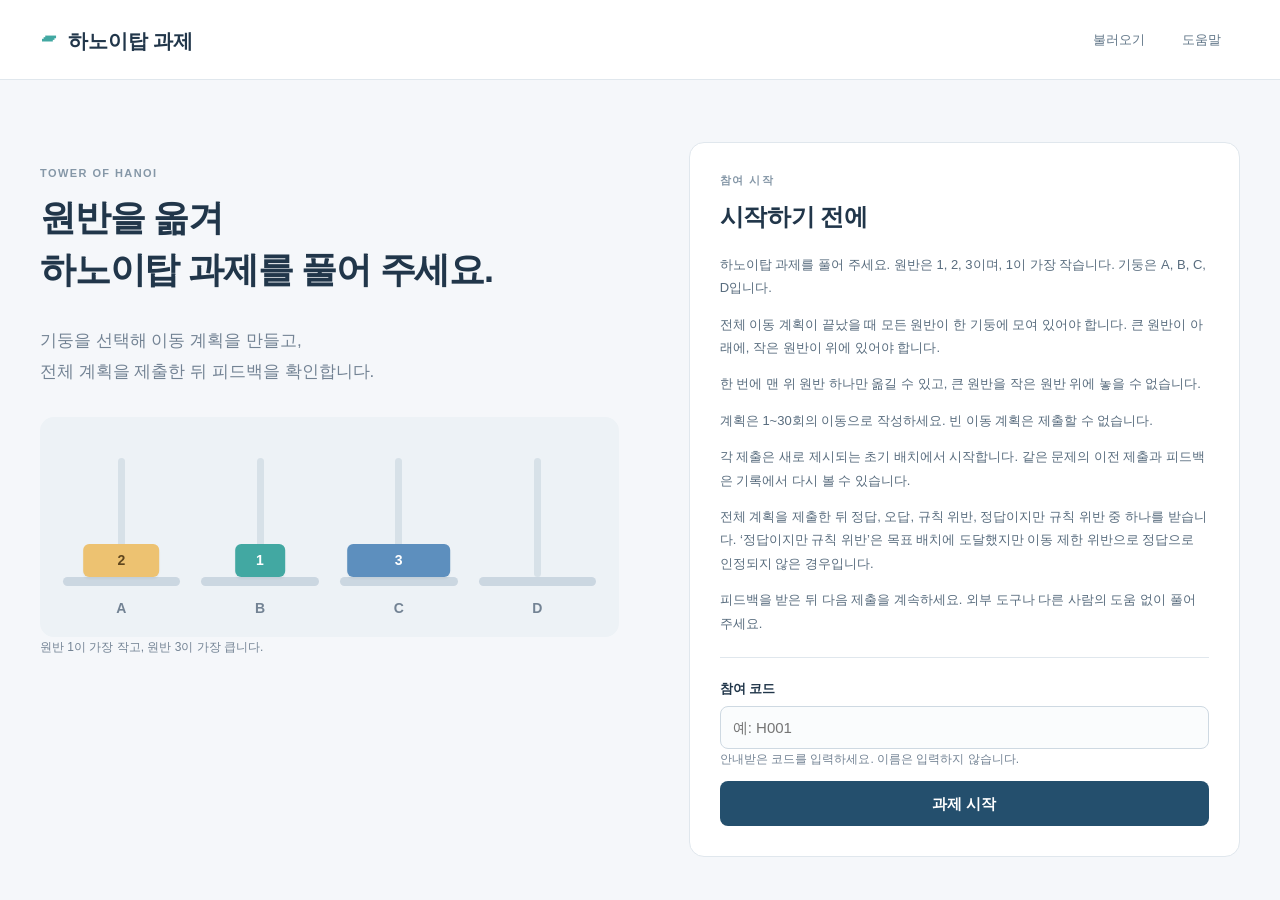
<file: Hanoi_Tower/Hanoi_Human_Evaluation.html>
<!doctype html>
<html lang="ko">
<head>
<meta http-equiv="Content-Security-Policy" content="default-src 'none'; script-src 'unsafe-inline'; style-src 'unsafe-inline'; img-src data: blob:; connect-src 'none'; base-uri 'none'; form-action 'none'">
<meta charset="utf-8"><meta name="viewport" content="width=device-width, initial-scale=1">
<title>하노이탑 과제</title><style>
:root {
  --ink:#21364a;
  --muted:#738394;
  --line:#e0e7ed;
  --navy:#244f6d;
  --teal:#42a8a2;
  --gold:#edc271;
  --blue:#5d8fbe;
  --bg:#f5f7fa;
}

* {
  box-sizing:border-box;
}

body {
  margin:0;
  background:var(--bg);
  color:var(--ink);
  font-family:-apple-system,BlinkMacSystemFont,"Noto Sans KR","Apple SD Gothic Neo",sans-serif;
  font-size:15px;
}

button,input {
  font:inherit;
}

button,.file-button {
  cursor:pointer;
}

button {
  border:0;
  border-radius:8px;
  padding:12px 17px;
  line-height:1.35;
  background:white;
  color:var(--ink);
  transition:background .15s;
}

button:disabled {
  opacity:.45;
  cursor:default;
}

button:focus-visible,a:focus-visible,input:focus-visible,.file-button:focus-within {
  outline:3px solid #62a9ce;
  outline-offset:3px;
}

.primary {
  background:var(--navy);
  color:white;
  font-weight:650;
  min-height:45px;
}

.primary:hover:not(:disabled) {
  background:#173f5c;
}

.secondary {
  background:#e9f0f6;
  color:var(--navy);
  font-weight:600;
}

.quiet,.file-button {
  background:transparent;
  color:#627789;
  font-size:13px;
}

.quiet:hover:not(:disabled),.file-button:hover {
  background:#eaf0f5;
}

.small {
  padding:9px 10px;
  font-size:12px;
}

.wide {
  width:100%;
  margin-top:12px;
}

.topbar {
  height:80px;
  border-bottom:1px solid var(--line);
  background:white;
  display:flex;
  align-items:center;
  justify-content:space-between;
  padding:0 42px;
  gap:20px;
}

.brand {
  text-decoration:none;
  color:var(--ink);
  font-size:20px;
  font-weight:750;
  white-space:nowrap;
}

.brand-mark {
  color:var(--teal);
  margin-right:7px;
  font-size:26px;
}

.topbar nav {
  display:flex;
  align-items:center;
  gap:8px;
}

.file-button {
  border-radius:8px;
  padding:12px;
  display:inline-flex;
  align-items:center;
}

.file-button input {
  width:1px;
  height:1px;
  position:absolute;
  clip-path:inset(50%);
}

#save-status {
  font-size:12px;
  color:var(--muted);
  padding-right:12px;
}

#save-status[data-warning="true"] {
  display:block;
  position:fixed;
  left:50%;
  bottom:16px;
  transform:translateX(-50%);
  z-index:1000;
  width:max-content;
  max-width:calc(100vw - 32px);
  padding:12px 18px;
  border:1px solid #dfb252;
  border-radius:10px;
  background:#fff3cf;
  color:#593b00;
  box-shadow:0 3px 14px #0002;
  white-space:normal;
  text-align:center;
}

main {
  max-width:1420px;
  margin:auto;
  padding:40px;
}

.eyebrow {
  font-size:11px;
  letter-spacing:.13em;
  font-weight:750;
  color:#8597a7;
  margin:0 0 13px;
}

h1,h2,p {
  margin-top:0;
}

h1 {
  font-size:36px;
  letter-spacing:-1.2px;
  line-height:1.45;
}

h2 {
  font-size:18px;
  letter-spacing:-.4px;
}

.lead {
  font-size:17px;
  color:var(--muted);
  line-height:1.8;
}

.subtle {
  font-size:12px;
  color:var(--muted);
  line-height:1.7;
}

.panel {
  background:white;
  border:1px solid var(--line);
  border-radius:15px;
}

.welcome {
  display:grid;
  grid-template-columns:1.05fr 1fr;
  gap:70px;
  padding-top:22px;
}

.intro {
  padding-top:25px;
}

.start-panel {
  padding:30px;
}

.start-panel h2 {
  font-size:24px;
}

.instructions {
  font-size:13px;
  line-height:1.8;
  color:#586c7e;
}

.instructions p {
  margin-bottom:13px;
}

.start-panel form {
  border-top:1px solid var(--line);
  padding-top:22px;
  margin-top:22px;
}

.start-panel label {
  display:block;
  font-size:13px;
  font-weight:650;
  margin-bottom:8px;
}

input[type=text],input:not([type]) {
  border:1px solid #ced9e2;
  border-radius:8px;
  background:#fafcfd;
  padding:12px;
  width:100%;
  color:var(--ink);
}

.start-panel .primary {
  width:100%;
}

.task-title {
  display:flex;
  justify-content:space-between;
  align-items:center;
  margin-bottom:25px;
}

.task-title h1 {
  font-size:29px;
  margin:0;
}

.task-title h1 span {
  color:#91a0ad;
  font-size:19px;
  font-weight:400;
}

.participant-label {
  color:var(--muted);
  font-size:12px;
}

.workspace {
  display:grid;
  grid-template-columns:minmax(0,1.5fr) minmax(300px,1fr);
  gap:24px;
  align-items:start;
}

.play-area {
  display:grid;
  gap:20px;
}

.board-panel {
  padding:25px 25px 0;
}

.panel-head {
  display:flex;
  justify-content:space-between;
  align-items:center;
  gap:12px;
}

.panel-head h2 {
  margin:0;
}

.panel-head p {
  font-size:12px;
  color:var(--muted);
  margin:8px 0 0;
  line-height:1.6;
}

.board {
  display:grid;
  grid-template-columns:repeat(4,minmax(0,1fr));
  gap:6px;
  height:245px;
  padding:14px 0 0;
}

.peg {
  position:relative;
  border:1.5px solid transparent;
  background:transparent;
  border-radius:12px;
  padding:0;
  min-width:0;
  color:var(--muted);
}

.peg:not(:disabled):hover {
  background:#eef5f9;
}

.peg:disabled {
  opacity:1;
}

.peg.selected {
  background:#eaf4f9;
  border-color:#73abc7;
}

.rod {
  position:absolute;
  top:25px;
  bottom:44px;
  background:#d7e1e8;
  width:7px;
  left:calc(50% - 3.5px);
  border-radius:5px;
}

.base {
  position:absolute;
  bottom:35px;
  left:5%;
  width:90%;
  height:9px;
  background:#cbd7e1;
  border-radius:6px;
}

.peg-letter {
  position:absolute;
  bottom:4px;
  left:0;
  right:0;
  font-size:14px;
  font-weight:700;
  text-align:center;
}

.stack {
  position:absolute;
  bottom:44px;
  left:50%;
  transform:translateX(-50%);
  width:90%;
  display:flex;
  flex-direction:column-reverse;
  align-items:center;
  gap:3px;
}

.disk {
  height:33px;
  border-radius:6px;
  display:flex;
  justify-content:center;
  align-items:center;
  font-size:14px;
  font-weight:750;
  color:white;
  box-shadow:0 2px 2px #2038480c;
}

.disk-1 {
  width:43%;
  background:var(--teal);
}

.disk-2 {
  width:65%;
  background:var(--gold);
  color:#5f461e;
}

.disk-3 {
  width:88%;
  background:var(--blue);
}

.intro-board {
  height:220px;
  background:#edf2f6;
  border-radius:14px;
  padding:15px;
  margin-top:30px;
}

.board-footer {
  border-top:1px solid #eaf0f5;
  padding:16px 0;
  display:flex;
  align-items:center;
  justify-content:space-between;
  gap:10px;
  color:var(--muted);
  font-size:12px;
  line-height:1.5;
}

.legend {
  display:flex;
  align-items:center;
  gap:5px;
  white-space:nowrap;
  font-size:10px;
}

.legend i {
  font-style:normal;
  width:19px;
  height:19px;
  border-radius:50%;
  display:grid;
  place-items:center;
  color:white;
  font-weight:700;
}

.d1 {
  background:var(--teal);
}

.d2 {
  background:var(--gold);
}

.d3 {
  background:var(--blue);
}

.plan-panel {
  padding:23px 25px 0;
}

.count {
  display:inline-block;
  font-size:11px;
  color:#7c91a2;
  background:#edf2f6;
  border-radius:6px;
  padding:4px 7px;
  margin-left:7px;
  vertical-align:middle;
  font-weight:500;
}

.move-list {
  list-style:none;
  padding:0;
  display:flex;
  flex-wrap:wrap;
  gap:7px;
  margin:22px 0;
  max-height:240px;
  overflow:auto;
}

.move-chip {
  border:1px solid var(--line);
  background:#fbfcfe;
  padding:8px 9px;
  border-radius:6px;
  display:flex;
  gap:7px;
  align-items:center;
  white-space:nowrap;
  font-size:12px;
}

.move-chip small {
  font-size:9px;
  color:#98a7b5;
}

.move-chip .disk-label {
  font-size:10px;
  background:#eaf0f4;
  color:#647e91;
  border-radius:4px;
  padding:3px 5px;
}

.move-chip strong {
  font-size:12px;
  letter-spacing:.02em;
}

.empty-plan {
  text-align:center;
  color:#95a4b1;
  font-size:13px;
  padding:26px 0;
  line-height:1.8;
}

.submission-bar,.feedback-panel {
  border-top:1px solid #eaf0f5;
  padding:18px 0;
  display:flex;
  justify-content:space-between;
  align-items:center;
  gap:12px;
}

.submission-bar p {
  margin:0;
  font-size:12px;
  color:var(--muted);
}

.feedback-panel strong {
  font-size:21px;
  line-height:1.5;
  color:#315d75;
}

.feedback-panel .correct {
  color:#26836a;
}

.feedback-panel .incorrect {
  color:#a44f3b;
}

.feedback-panel .violation {
  color:#946322;
}

.history-panel {
  overflow:hidden;
}

.history-head {
  padding:25px 22px 18px;
}

.history-head h2 {
  margin-bottom:10px;
}

.history-head p {
  font-size:12px;
  color:var(--muted);
  line-height:1.8;
  margin:0;
}

#history {
  padding:0 15px 15px;
  max-height:700px;
  overflow:auto;
}

.history-empty {
  font-size:13px;
  text-align:center;
  color:#9aabb8;
  padding:30px 0;
}

.history-item {
  border:1px solid var(--line);
  border-radius:9px;
  margin-bottom:9px;
  overflow:hidden;
}

.history-item summary {
  padding:14px 12px;
  display:flex;
  align-items:center;
  gap:9px;
  font-size:12px;
  cursor:pointer;
}

.history-item summary::after {
  content:'⌄';
  margin-left:auto;
}

.history-item[open] summary::after {
  content:'⌃';
}

.badge {
  padding:4px 7px;
  border-radius:5px;
  font-size:11px;
  background:#edf3f7;
  color:#456c86;
  line-height:1.5;
}

.badge.correct {
  background:#e9f6ef;
  color:#287f65;
}

.badge.incorrect {
  background:#fff0e9;
  color:#a2553c;
}

.badge.violation {
  background:#fff4de;
  color:#936b28;
}

.history-detail {
  border-top:1px solid var(--line);
  padding:14px;
}

.history-detail p {
  font-size:11px;
  color:var(--muted);
  margin:0 0 5px;
}

.history-detail .board {
  height:135px;
  background:#f8fafc;
  border-radius:8px;
  padding:8px 0 0;
}

.history-detail .rod {
  top:18px;
  bottom:31px;
  width:5px;
  left:calc(50% - 2.5px);
}

.history-detail .base {
  bottom:25px;
  height:6px;
}

.history-detail .stack {
  bottom:31px;
  gap:2px;
}

.history-detail .disk {
  height:21px;
  font-size:11px;
  border-radius:4px;
}

.history-detail .peg-letter {
  font-size:11px;
  bottom:3px;
}

.history-detail .move-list {
  margin:12px 0;
  gap:5px;
}

.history-detail .move-chip {
  padding:6px;
}

.history-detail button {
  width:100%;
  font-size:12px;
  padding:9px;
}

.complete {
  max-width:620px;
  margin:60px auto;
  padding:50px 35px;
  text-align:center;
}

.complete-mark {
  display:grid;
  place-items:center;
  background:#e7f5ee;
  color:#27856d;
  width:64px;
  height:64px;
  margin:0 auto 24px;
  border-radius:50%;
  font-size:27px;
}

.complete h1 {
  font-size:30px;
}

.complete>p:not(.eyebrow) {
  color:var(--muted);
  line-height:1.9;
}

.complete .primary {
  margin-top:15px;
}

.error {
  padding:14px 18px;
  border:1px solid #e6c4a5;
  background:#fff4e8;
  color:#86572c;
  border-radius:9px;
  font-size:13px;
  line-height:1.6;
}

dialog {
  border:1px solid var(--line);
  padding:0;
  border-radius:16px;
  max-width:610px;
  width:calc(100% - 30px);
  color:var(--ink);
  box-shadow:0 25px 80px #16334940;
}

dialog::backdrop {
  background:#233c5266;
}

.dialog-inner {
  padding:30px;
}

.dialog-inner>.primary {
  display:block;
  margin:25px 0 0 auto;
}

[hidden] {
  display:none!important;
}

@media(max-width:1000px) {
  main {
    padding:30px 24px;
  }
  .topbar {
    padding:0 24px;
  }
  .welcome {
    gap:30px;
  }
  .workspace {
    grid-template-columns:minmax(0,1.3fr) minmax(290px,1fr);
  }
  .board-footer {
    flex-wrap:wrap;
  }
  h1 {
    font-size:31px;
  }
  #save-status {
    display:none;
  }
  .panel-head {
    flex-wrap:wrap;
  }
  .board-panel,.plan-panel {
    padding-left:18px;
    padding-right:18px;
  }
}

@media(max-width:760px) {
  main {
    padding:25px 16px;
  }
  .topbar {
    height:68px;
    padding:0 16px;
  }
  .brand {
    font-size:17px;
  }
  .topbar nav {
    gap:0;
  }
  .topbar nav button,.file-button {
    padding:10px 7px;
    font-size:11px;
  }
  .welcome,.workspace {
    grid-template-columns:1fr;
    gap:20px;
  }
  .welcome {
    padding-top:0;
  }
  .intro {
    padding-top:8px;
  }
  .intro h1 {
    font-size:30px;
  }
  .intro-board {
    height:180px;
    margin-top:15px;
  }
  .start-panel {
    padding:24px;
  }
  .board {
    height:220px;
  }
  .task-title h1 {
    font-size:25px;
  }
  .task-title h1 span {
    font-size:16px;
  }
  .board-footer {
    font-size:11px;
  }
  .submission-bar {
    flex-wrap:wrap;
  }
  .feedback-panel strong {
    font-size:19px;
  }
  .history-detail .board {
    height:135px;
  }
  .complete {
    padding:36px 22px;
    margin-top:25px;
  }
  .complete h1 {
    font-size:27px;
  }
  .move-chip {
    font-size:11px;
  }
  .plan-panel .panel-head>div {
    margin-left:auto;
  }
}

@media(prefers-reduced-motion:reduce) {
  * {
    transition:none!important;
  }
}

</style>
</head>
<body>
<header class="topbar"><a class="brand" href="#"><span class="brand-mark" aria-hidden="true">▰</span> 하노이탑 과제</a><nav><span id="save-status" role="status"></span><button id="export" class="quiet" hidden>진행 저장 · JSON</button><label class="file-button">불러오기<input id="import" type="file" accept="application/json,.json"></label><button id="help-button" class="quiet">도움말</button></nav></header>
<main>
<noscript>이 과제는 JavaScript를 켠 브라우저에서 열어 주세요.</noscript>
<p id="error" class="error" role="alert" hidden></p>
<section id="welcome" class="welcome">
<div class="intro"><p class="eyebrow">TOWER OF HANOI</p><h1>원반을 옮겨<br>하노이탑 과제를 풀어 주세요.</h1><p class="lead">기둥을 선택해 이동 계획을 만들고,<br>전체 계획을 제출한 뒤 피드백을 확인합니다.</p><div id="intro-board" class="board intro-board" aria-hidden="true"></div><p class="subtle">원반 1이 가장 작고, 원반 3이 가장 큽니다.</p></div>
<div class="start-panel panel"><p class="eyebrow">참여 시작</p><h2>시작하기 전에</h2><div id="welcome-instructions" class="instructions"></div><form id="start-form"><label for="participant">참여 코드</label><input id="participant" autocomplete="off" maxlength="40" pattern="[A-Za-z0-9_-]+" placeholder="예: H001" required><p class="subtle">안내받은 코드를 입력하세요. 이름은 입력하지 않습니다.</p><button class="primary" id="start" type="submit">과제 시작</button></form><button id="resume" class="secondary wide" hidden>저장된 진행 이어하기</button></div>
</section>
<section id="task" hidden>
<div class="task-title"><div><p class="eyebrow">이동 계획 작성</p><h1 id="problem-title"></h1></div><span class="participant-label" id="participant-label"></span></div>
<div class="workspace"><div class="play-area">
<section class="panel board-panel"><div class="panel-head"><div><h2>현재 배치</h2><p>출발 기둥을 누른 뒤 도착 기둥을 선택하세요.</p></div><button id="show-initial" class="quiet small">초기 배치 보기</button></div><div id="board" class="board"></div><div class="board-footer"><span id="move-hint" role="status">출발 기둥을 선택하세요.</span><span class="legend"><i class="d1">1</i><i class="d2">2</i><i class="d3">3</i> 작은 원반 → 큰 원반</span></div></section>
<section class="panel plan-panel"><div class="panel-head"><h2>이동 계획 <span id="move-count" class="count">0 / 30</span></h2><div><button id="undo" class="quiet small">한 단계 취소</button><button id="reset" class="quiet small">처음부터</button></div></div><ol id="moves" class="move-list"></ol><p id="empty-plan" class="empty-plan">기둥을 선택하면 이동이 여기에 추가됩니다.</p><div id="submission-bar" class="submission-bar"><p>1~30회 이동으로 전체 계획을 작성하세요.</p><button id="submit" class="primary">계획 제출</button></div><div id="feedback-panel" class="feedback-panel" hidden><strong id="feedback" role="status"></strong><button id="continue" class="primary">계속하기</button></div></section>
</div><aside class="panel history-panel"><div class="history-head"><h2>이전 제출 <span id="history-count" class="count">0</span></h2><p>현재 문제에서 제출한 계획과 피드백입니다.<br>초기 배치와 이동 순서를 다시 볼 수 있습니다.</p></div><div id="history"></div></aside></div>
</section>
<section id="complete" class="complete panel" hidden><span class="complete-mark" aria-hidden="true">✓</span><p class="eyebrow">과제 완료</p><h1>참여해 주셔서 감사합니다.</h1><p>평가가 끝났습니다.<br>아래 버튼으로 결과 JSON을 저장해 주세요.</p><button id="export-complete" class="primary">결과 저장 · JSON</button></section>
</main>
<dialog id="help"><div class="dialog-inner"><h2>과제 안내</h2><div id="help-instructions" class="instructions"></div><button id="close-help" class="primary">확인</button></div></dialog>
<dialog id="initial-dialog"><div class="dialog-inner"><h2>이번 제출의 초기 배치</h2><div id="initial-board" class="board"></div><button id="close-initial" class="primary">닫기</button></div></dialog>
<script>
window.HANOI_BUNDLE={"format":"hanoi_human_standalone_v1","dataset":{"schema_version":1,"dataset_version":7,"pegs":["A","B","C","D"],"disk_count":3,"max_moves":30,"dataset_id":"hanoi_human_10_v2","dataset_revision":2,"seed":20261029,"problems":[{"id":"P017","rule_type":"peg","rounds":[{"name":"R1","initial_positions":["B","B","D"],"initial_family":"pair12","goal_peg":"D","rule":{"kind":"peg","source":"B","destination":"C"},"validation":{"shortest_plan":["BA","BD","AD"],"min_moves":3,"baseline_min_moves":3,"restriction_witness":["BC","BD","CD"],"transition_witness":null}},{"name":"R2","initial_positions":["D","C","D"],"initial_family":"pair13","goal_peg":"C","rule":{"kind":"peg","source":"C","destination":"A"},"validation":{"shortest_plan":["DA","CB","DC","BC","AC"],"min_moves":5,"baseline_min_moves":5,"restriction_witness":["DB","CA","DC","AC","BC"],"transition_witness":["DB","CA","DC","AC","BD","DC"]}},{"name":"R3","initial_positions":["D","C","C"],"initial_family":"pair23","goal_peg":"A","rule":{"kind":"peg","source":"C","destination":"B"},"validation":{"shortest_plan":["DB","CD","CA","DA","BA"],"min_moves":5,"baseline_min_moves":4,"restriction_witness":["CB","CA","BA","DA"],"transition_witness":["CB","DB","CD","DA","BD","BA","DA"]}},{"name":"R4","initial_positions":["B","A","C"],"initial_family":"separated","goal_peg":"B","rule":{"kind":"peg","source":"B","destination":"D"},"validation":{"shortest_plan":["CD","BC","DB","AB","CB"],"min_moves":5,"baseline_min_moves":4,"restriction_witness":["BD","CB","AB","DB"],"transition_witness":["CD","BD","DC","DB","CD","AB","DB"]}},{"name":"R5","initial_positions":["C","C","C"],"initial_family":"stacked","goal_peg":"D","rule":{"kind":"peg","source":"A","destination":"D"},"validation":{"shortest_plan":["CA","CB","CD","AC","BD","CD"],"min_moves":6,"baseline_min_moves":5,"restriction_witness":["CA","CB","CD","BD","AD"],"transition_witness":["CA","CB","CD","BC","CD","AD"]}}]},{"id":"P035","rule_type":"peg","rounds":[{"name":"R1","initial_positions":["A","C","B"],"initial_family":"separated","goal_peg":"C","rule":{"kind":"peg","source":"C","destination":"D"},"validation":{"shortest_plan":["AD","CA","BC","AC","DC"],"min_moves":5,"baseline_min_moves":4,"restriction_witness":["CD","BC","DC","AC"],"transition_witness":null}},{"name":"R2","initial_positions":["B","B","B"],"initial_family":"stacked","goal_peg":"A","rule":{"kind":"peg","source":"B","destination":"D"},"validation":{"shortest_plan":["BA","AD","BC","BA","CA","DA"],"min_moves":6,"baseline_min_moves":5,"restriction_witness":["BC","BD","BA","DA","CA"],"transition_witness":["BC","BD","BA","DA","CA"]}},{"name":"R3","initial_positions":["C","C","A"],"initial_family":"pair12","goal_peg":"D","rule":{"kind":"peg","source":"C","destination":"B"},"validation":{"shortest_plan":["AD","CA","CD","AD"],"min_moves":4,"baseline_min_moves":4,"restriction_witness":["AD","CB","CD","BD"],"transition_witness":["AD","CB","BA","CD","AD"]}},{"name":"R4","initial_positions":["D","B","D"],"initial_family":"pair13","goal_peg":"B","rule":{"kind":"peg","source":"D","destination":"A"},"validation":{"shortest_plan":["BA","DC","DB","AB","CB"],"min_moves":5,"baseline_min_moves":5,"restriction_witness":["BC","DA","DB","CB","AB"],"transition_witness":["BA","DA","DB","AD","AB","DB"]}},{"name":"R5","initial_positions":["D","A","A"],"initial_family":"pair23","goal_peg":"D","rule":{"kind":"peg","source":"D","destination":"C"},"validation":{"shortest_plan":["AC","DB","AD","CD","BD"],"min_moves":5,"baseline_min_moves":5,"restriction_witness":["AB","DC","AD","BD","CD"],"transition_witness":["AB","DC","AD","BD","CD"]}}]},{"id":"P041","rule_type":"peg","rounds":[{"name":"R1","initial_positions":["B","B","B"],"initial_family":"stacked","goal_peg":"A","rule":{"kind":"peg","source":"C","destination":"A"},"validation":{"shortest_plan":["BC","BD","BA","CB","DA","BA"],"min_moves":6,"baseline_min_moves":5,"restriction_witness":["BC","BD","BA","DA","CA"],"transition_witness":null}},{"name":"R2","initial_positions":["D","D","B"],"initial_family":"pair12","goal_peg":"D","rule":{"kind":"peg","source":"D","destination":"C"},"validation":{"shortest_plan":["BC","DA","DB","CD","BD","AD"],"min_moves":6,"baseline_min_moves":5,"restriction_witness":["DA","DC","BD","CD","AD"],"transition_witness":["DA","DC","BD","CD","AD"]}},{"name":"R3","initial_positions":["A","C","A"],"initial_family":"pair13","goal_peg":"C","rule":{"kind":"peg","source":"A","destination":"B"},"validation":{"shortest_plan":["AD","CB","AC","BC","DC"],"min_moves":5,"baseline_min_moves":5,"restriction_witness":["AB","CD","AC","DC","BC"],"transition_witness":["AB","CD","AC","DA","AC","BC"]}},{"name":"R4","initial_positions":["B","C","C"],"initial_family":"pair23","goal_peg":"B","rule":{"kind":"peg","source":"D","destination":"B"},"validation":{"shortest_plan":["BA","CD","CB","DC","CB","AB"],"min_moves":6,"baseline_min_moves":5,"restriction_witness":["BA","CD","CB","DB","AB"],"transition_witness":["BA","CD","CB","AC","DB","CB"]}},{"name":"R5","initial_positions":["B","C","A"],"initial_family":"separated","goal_peg":"C","rule":{"kind":"peg","source":"C","destination":"D"},"validation":{"shortest_plan":["AD","CA","DC","AC","BC"],"min_moves":5,"baseline_min_moves":4,"restriction_witness":["CD","AC","DC","BC"],"transition_witness":["CD","AC","DC","BC"]}}]},{"id":"P050","rule_type":"peg","rounds":[{"name":"R1","initial_positions":["C","B","D"],"initial_family":"separated","goal_peg":"C","rule":{"kind":"peg","source":"A","destination":"C"},"validation":{"shortest_plan":["CA","DC","AD","BC","DC"],"min_moves":5,"baseline_min_moves":4,"restriction_witness":["CA","DC","BC","AC"],"transition_witness":null}},{"name":"R2","initial_positions":["C","C","C"],"initial_family":"stacked","goal_peg":"A","rule":{"kind":"peg","source":"C","destination":"D"},"validation":{"shortest_plan":["CA","AD","CB","CA","BA","DA"],"min_moves":6,"baseline_min_moves":5,"restriction_witness":["CB","CD","CA","DA","BA"],"transition_witness":["CB","CD","CA","DA","BA"]}},{"name":"R3","initial_positions":["A","A","B"],"initial_family":"pair12","goal_peg":"D","rule":{"kind":"peg","source":"A","destination":"B"},"validation":{"shortest_plan":["AC","BD","AD","CD"],"min_moves":4,"baseline_min_moves":4,"restriction_witness":["BD","AB","AD","BD"],"transition_witness":["BD","AB","AD","BD"]}},{"name":"R4","initial_positions":["B","D","B"],"initial_family":"pair13","goal_peg":"B","rule":{"kind":"peg","source":"B","destination":"C"},"validation":{"shortest_plan":["BA","DB","AB"],"min_moves":3,"baseline_min_moves":3,"restriction_witness":["BC","DB","CB"],"transition_witness":["BC","DB","CB"]}},{"name":"R5","initial_positions":["D","B","B"],"initial_family":"pair23","goal_peg":"D","rule":{"kind":"peg","source":"A","destination":"D"},"validation":{"shortest_plan":["BA","DC","BD","AB","BD","CD"],"min_moves":6,"baseline_min_moves":5,"restriction_witness":["BA","DC","BD","AD","CD"],"transition_witness":["BA","DC","BD","AD","CD"]}}]},{"id":"P152","rule_type":"source_sequence","rounds":[{"name":"R1","initial_positions":["C","C","B"],"initial_family":"pair12","goal_peg":"C","rule":{"kind":"source_sequence","previous_source":"C","source":"B"},"validation":{"shortest_plan":["BD","CA","CB","DC","BC","AC"],"min_moves":6,"baseline_min_moves":5,"restriction_witness":["CD","CA","BC","AC","DC"],"transition_witness":null}},{"name":"R2","initial_positions":["D","C","D"],"initial_family":"pair13","goal_peg":"D","rule":{"kind":"source_sequence","previous_source":"D","source":"C"},"validation":{"shortest_plan":["DA","AB","CD","BD"],"min_moves":4,"baseline_min_moves":3,"restriction_witness":["DA","CD","AD"],"transition_witness":["DA","CD","AD"]}},{"name":"R3","initial_positions":["D","C","C"],"initial_family":"pair23","goal_peg":"B","rule":{"kind":"source_sequence","previous_source":"C","source":"A"},"validation":{"shortest_plan":["DA","CD","CB","DB","AB"],"min_moves":5,"baseline_min_moves":4,"restriction_witness":["CA","CB","AB","DB"],"transition_witness":["CA","CB","AB","DB"]}},{"name":"R4","initial_positions":["D","A","C"],"initial_family":"separated","goal_peg":"A","rule":{"kind":"source_sequence","previous_source":"B","source":"D"},"validation":{"shortest_plan":["DB","AD","CA","DA","BA"],"min_moves":5,"baseline_min_moves":4,"restriction_witness":["AB","CA","BA","DA"],"transition_witness":["AB","CA","BA","DA"]}},{"name":"R5","initial_positions":["D","D","D"],"initial_family":"stacked","goal_peg":"B","rule":{"kind":"source_sequence","previous_source":"A","source":"C"},"validation":{"shortest_plan":["DA","DC","DB","CB","AB"],"min_moves":5,"baseline_min_moves":5,"restriction_witness":["DC","DA","DB","AB","CB"],"transition_witness":["DC","DA","DB","AB","CB"]}}]},{"id":"P154","rule_type":"source_sequence","rounds":[{"name":"R1","initial_positions":["A","C","C"],"initial_family":"pair23","goal_peg":"A","rule":{"kind":"source_sequence","previous_source":"C","source":"B"},"validation":{"shortest_plan":["AB","CD","CA","DA","BA"],"min_moves":5,"baseline_min_moves":5,"restriction_witness":["AD","CB","CA","BA","DA"],"transition_witness":null}},{"name":"R2","initial_positions":["A","C","D"],"initial_family":"separated","goal_peg":"C","rule":{"kind":"source_sequence","previous_source":"C","source":"D"},"validation":{"shortest_plan":["DB","CD","BC","DC","AC"],"min_moves":5,"baseline_min_moves":4,"restriction_witness":["CB","DC","BC","AC"],"transition_witness":["CB","DC","BC","AC"]}},{"name":"R3","initial_positions":["C","C","C"],"initial_family":"stacked","goal_peg":"B","rule":{"kind":"source_sequence","previous_source":"C","source":"A"},"validation":{"shortest_plan":["CA","CD","CB","DB","AB"],"min_moves":5,"baseline_min_moves":5,"restriction_witness":["CD","CA","CB","AB","DB"],"transition_witness":["CD","CA","CB","AB","DB"]}},{"name":"R4","initial_positions":["C","C","B"],"initial_family":"pair12","goal_peg":"D","rule":{"kind":"source_sequence","previous_source":"B","source":"C"},"validation":{"shortest_plan":["BA","AD","CA","CD","AD"],"min_moves":5,"baseline_min_moves":4,"restriction_witness":["BD","CA","CD","AD"],"transition_witness":["BD","CB","CD","BD"]}},{"name":"R5","initial_positions":["B","A","B"],"initial_family":"pair13","goal_peg":"B","rule":{"kind":"source_sequence","previous_source":"B","source":"A"},"validation":{"shortest_plan":["AC","BA","CB","AB"],"min_moves":4,"baseline_min_moves":3,"restriction_witness":["BC","AB","CB"],"transition_witness":["BC","AB","CB"]}}]},{"id":"P160","rule_type":"source_sequence","rounds":[{"name":"R1","initial_positions":["C","D","A"],"initial_family":"separated","goal_peg":"C","rule":{"kind":"source_sequence","previous_source":"D","source":"B"},"validation":{"shortest_plan":["AB","CA","BC","DC","AC"],"min_moves":5,"baseline_min_moves":4,"restriction_witness":["CB","AC","DC","BC"],"transition_witness":null}},{"name":"R2","initial_positions":["B","B","B"],"initial_family":"stacked","goal_peg":"A","rule":{"kind":"source_sequence","previous_source":"C","source":"D"},"validation":{"shortest_plan":["BC","BD","BA","DA","CA"],"min_moves":5,"baseline_min_moves":5,"restriction_witness":["BD","BC","BA","CA","DA"],"transition_witness":["BD","BC","BA","CA","DA"]}},{"name":"R3","initial_positions":["C","C","B"],"initial_family":"pair12","goal_peg":"D","rule":{"kind":"source_sequence","previous_source":"C","source":"B"},"validation":{"shortest_plan":["BD","CA","CD","AD"],"min_moves":4,"baseline_min_moves":4,"restriction_witness":["BD","CB","CD","BD"],"transition_witness":["BD","CB","CD","BD"]}},{"name":"R4","initial_positions":["C","B","C"],"initial_family":"pair13","goal_peg":"B","rule":{"kind":"source_sequence","previous_source":"B","source":"C"},"validation":{"shortest_plan":["BA","AD","CA","CB","DB","AB"],"min_moves":6,"baseline_min_moves":5,"restriction_witness":["BA","CD","CB","AB","DB"],"transition_witness":["BA","CD","CB","AB","DB"]}},{"name":"R5","initial_positions":["D","C","C"],"initial_family":"pair23","goal_peg":"D","rule":{"kind":"source_sequence","previous_source":"D","source":"C"},"validation":{"shortest_plan":["CA","CB","DC","BD","AD","CD"],"min_moves":6,"baseline_min_moves":5,"restriction_witness":["CA","DB","CD","AD","BD"],"transition_witness":["CA","DB","CD","AD","BD"]}}]},{"id":"P253","rule_type":"visit","rounds":[{"name":"R1","initial_positions":["A","C","A"],"initial_family":"pair13","goal_peg":"B","rule":{"kind":"visit","visitor_disk":1,"visited_peg":"C","locked_disk":3},"validation":{"shortest_plan":["AC","AB","CD","CB","DB"],"min_moves":5,"baseline_min_moves":4,"restriction_witness":["AD","AB","CB","DB"],"transition_witness":null}},{"name":"R2","initial_positions":["A","B","B"],"initial_family":"pair23","goal_peg":"A","rule":{"kind":"visit","visitor_disk":2,"visited_peg":"C","locked_disk":3},"validation":{"shortest_plan":["AD","BC","BA","CA","DA"],"min_moves":5,"baseline_min_moves":5,"restriction_witness":["AC","BD","BA","DA","CA"],"transition_witness":["AC","BD","BA","DA","CA"]}},{"name":"R3","initial_positions":["D","A","B"],"initial_family":"separated","goal_peg":"D","rule":{"kind":"visit","visitor_disk":2,"visited_peg":"B","locked_disk":3},"validation":{"shortest_plan":["DC","AB","BA","BD","AD","CD"],"min_moves":6,"baseline_min_moves":4,"restriction_witness":["DC","BD","AD","CD"],"transition_witness":["AC","DA","BD","CD","AD"]}},{"name":"R4","initial_positions":["B","B","B"],"initial_family":"stacked","goal_peg":"C","rule":{"kind":"visit","visitor_disk":1,"visited_peg":"A","locked_disk":3},"validation":{"shortest_plan":["BA","BD","BC","DC","AC"],"min_moves":5,"baseline_min_moves":5,"restriction_witness":["BD","BA","BC","AC","DC"],"transition_witness":["BD","BA","BC","AC","DC"]}},{"name":"R5","initial_positions":["C","C","B"],"initial_family":"pair12","goal_peg":"D","rule":{"kind":"visit","visitor_disk":2,"visited_peg":"A","locked_disk":3},"validation":{"shortest_plan":["CD","CA","DC","BD","AD","CD"],"min_moves":6,"baseline_min_moves":4,"restriction_witness":["CA","BD","CD","AD"],"transition_witness":["CA","BD","CD","AD"]}}]},{"id":"P286","rule_type":"visit","rounds":[{"name":"R1","initial_positions":["C","C","C"],"initial_family":"stacked","goal_peg":"D","rule":{"kind":"visit","visitor_disk":2,"visited_peg":"D","locked_disk":3},"validation":{"shortest_plan":["CA","CD","DB","CD","BD","AD"],"min_moves":6,"baseline_min_moves":5,"restriction_witness":["CA","CB","CD","BD","AD"],"transition_witness":null}},{"name":"R2","initial_positions":["C","C","B"],"initial_family":"pair12","goal_peg":"A","rule":{"kind":"visit","visitor_disk":1,"visited_peg":"B","locked_disk":3},"validation":{"shortest_plan":["CB","BD","BA","CA","DA"],"min_moves":5,"baseline_min_moves":4,"restriction_witness":["BA","CB","CA","BA"],"transition_witness":["CA","CD","AC","BA","DA","CA"]}},{"name":"R3","initial_positions":["A","B","A"],"initial_family":"pair13","goal_peg":"B","rule":{"kind":"visit","visitor_disk":2,"visited_peg":"C","locked_disk":3},"validation":{"shortest_plan":["AD","BC","AB","CB","DB"],"min_moves":5,"baseline_min_moves":5,"restriction_witness":["AC","BD","AB","DB","CB"],"transition_witness":["AB","BC","BD","AB","DB","CB"]}},{"name":"R4","initial_positions":["D","B","B"],"initial_family":"pair23","goal_peg":"C","rule":{"kind":"visit","visitor_disk":1,"visited_peg":"C","locked_disk":3},"validation":{"shortest_plan":["BA","DC","CD","BC","AC","DC"],"min_moves":6,"baseline_min_moves":4,"restriction_witness":["BA","BC","AC","DC"],"transition_witness":["BC","CA","BC","AC","DC"]}},{"name":"R5","initial_positions":["B","D","A"],"initial_family":"separated","goal_peg":"D","rule":{"kind":"visit","visitor_disk":2,"visited_peg":"A","locked_disk":3},"validation":{"shortest_plan":["DA","AC","AD","CD","BD"],"min_moves":5,"baseline_min_moves":4,"restriction_witness":["DC","AD","CD","BD"],"transition_witness":["BC","DB","AD","BD","CD"]}}]},{"id":"P288","rule_type":"visit","rounds":[{"name":"R1","initial_positions":["D","D","D"],"initial_family":"stacked","goal_peg":"B","rule":{"kind":"visit","visitor_disk":2,"visited_peg":"C","locked_disk":3},"validation":{"shortest_plan":["DA","DC","DB","CB","AB"],"min_moves":5,"baseline_min_moves":5,"restriction_witness":["DC","DA","DB","AB","CB"],"transition_witness":null}},{"name":"R2","initial_positions":["B","B","D"],"initial_family":"pair12","goal_peg":"C","rule":{"kind":"visit","visitor_disk":1,"visited_peg":"D","locked_disk":3},"validation":{"shortest_plan":["BD","DA","DC","BC","AC"],"min_moves":5,"baseline_min_moves":4,"restriction_witness":["BA","DC","BC","AC"],"transition_witness":["BA","BC","CB","DC","BC","AC"]}},{"name":"R3","initial_positions":["C","A","C"],"initial_family":"pair13","goal_peg":"D","rule":{"kind":"visit","visitor_disk":2,"visited_peg":"B","locked_disk":3},"validation":{"shortest_plan":["AB","CA","CD","BD","AD"],"min_moves":5,"baseline_min_moves":4,"restriction_witness":["CB","CD","AD","BD"],"transition_witness":["CD","DB","CD","AD","BD"]}},{"name":"R4","initial_positions":["A","D","D"],"initial_family":"pair23","goal_peg":"A","rule":{"kind":"visit","visitor_disk":1,"visited_peg":"B","locked_disk":3},"validation":{"shortest_plan":["AB","DC","DA","CA","BA"],"min_moves":5,"baseline_min_moves":5,"restriction_witness":["AC","DB","DA","BA","CA"],"transition_witness":["AC","DB","DA","BA","CA"]}},{"name":"R5","initial_positions":["A","D","C"],"initial_family":"separated","goal_peg":"B","rule":{"kind":"visit","visitor_disk":2,"visited_peg":"A","locked_disk":3},"validation":{"shortest_plan":["AB","DA","BD","CB","AB","DB"],"min_moves":6,"baseline_min_moves":3,"restriction_witness":["CB","DB","AB"],"transition_witness":["AB","BA","CB","DB","AB"]}}]}],"metadata":{"problem_count":10,"round_count":50,"rounds_per_problem":5,"rules_per_round":1,"problems_per_rule_type":{"peg":4,"source_sequence":3,"visit":3},"type_order":["peg","source_sequence","visit"],"selection":{"method":"stratified_random_sample_without_replacement","algorithm":"Python random.Random(seed).sample in source type order; sort source IDs within each type; resolve unchanged content to benchmark IDs","seed":20261029,"type_order":["peg","source_sequence","visit"],"source_dataset_id":"hanoi_three_types_90_v1","source_sha256":"c91b72d65c160cc56de4276223b586a5e6b42b693c0c0fbac5fbcf45ab0a8cfe","benchmark_dataset_id":"hanoi_three_types_300_v2","benchmark_sha256":"ccde7f963a7b8f57298568570e0cd6dd1dbcea730e6d20b9b5833a8b3d11350f","selected_id_namespace":"hanoi_three_types_300_v2","matching_policy":"Exact problem content excluding the dataset-local id; preserve sampled order","selected_problem_ids":["P017","P035","P041","P050","P152","P154","P160","P253","P286","P288"],"problem_ids_by_type":{"peg":["P017","P035","P041","P050"],"source_sequence":["P152","P154","P160"],"visit":["P253","P286","P288"]},"uses_model_results":false},"rule_usage":{"peg":[{"rule":{"destination":"A","kind":"peg","source":"C"},"round_count":2},{"rule":{"destination":"A","kind":"peg","source":"D"},"round_count":1},{"rule":{"destination":"B","kind":"peg","source":"A"},"round_count":2},{"rule":{"destination":"B","kind":"peg","source":"C"},"round_count":2},{"rule":{"destination":"B","kind":"peg","source":"D"},"round_count":1},{"rule":{"destination":"C","kind":"peg","source":"A"},"round_count":1},{"rule":{"destination":"C","kind":"peg","source":"B"},"round_count":2},{"rule":{"destination":"C","kind":"peg","source":"D"},"round_count":2},{"rule":{"destination":"D","kind":"peg","source":"A"},"round_count":2},{"rule":{"destination":"D","kind":"peg","source":"B"},"round_count":2},{"rule":{"destination":"D","kind":"peg","source":"C"},"round_count":3}],"source_sequence":[{"rule":{"kind":"source_sequence","previous_source":"A","source":"C"},"round_count":1},{"rule":{"kind":"source_sequence","previous_source":"B","source":"A"},"round_count":1},{"rule":{"kind":"source_sequence","previous_source":"B","source":"C"},"round_count":2},{"rule":{"kind":"source_sequence","previous_source":"B","source":"D"},"round_count":1},{"rule":{"kind":"source_sequence","previous_source":"C","source":"A"},"round_count":2},{"rule":{"kind":"source_sequence","previous_source":"C","source":"B"},"round_count":3},{"rule":{"kind":"source_sequence","previous_source":"C","source":"D"},"round_count":2},{"rule":{"kind":"source_sequence","previous_source":"D","source":"B"},"round_count":1},{"rule":{"kind":"source_sequence","previous_source":"D","source":"C"},"round_count":2}],"visit":[{"rule":{"kind":"visit","locked_disk":3,"visited_peg":"A","visitor_disk":1},"round_count":1},{"rule":{"kind":"visit","locked_disk":3,"visited_peg":"A","visitor_disk":2},"round_count":3},{"rule":{"kind":"visit","locked_disk":3,"visited_peg":"B","visitor_disk":1},"round_count":2},{"rule":{"kind":"visit","locked_disk":3,"visited_peg":"B","visitor_disk":2},"round_count":2},{"rule":{"kind":"visit","locked_disk":3,"visited_peg":"C","visitor_disk":1},"round_count":2},{"rule":{"kind":"visit","locked_disk":3,"visited_peg":"C","visitor_disk":2},"round_count":3},{"rule":{"kind":"visit","locked_disk":3,"visited_peg":"D","visitor_disk":1},"round_count":1},{"rule":{"kind":"visit","locked_disk":3,"visited_peg":"D","visitor_disk":2},"round_count":1}]}}},"dataset_sha256":"34ba0b8a34e7cd41282779b7a602a90d2eff2e08291c859f0a8534bbb2029497","config":{"max_attempts":10,"success_streak":2,"r1_apply_k":true},"feedback_policy":"goal_rule_4way_v1","instructions":["하노이탑 과제를 풀어 주세요. 원반은 1, 2, 3이며, 1이 가장 작습니다. 기둥은 A, B, C, D입니다.","전체 이동 계획이 끝났을 때 모든 원반이 한 기둥에 모여 있어야 합니다. 큰 원반이 아래에, 작은 원반이 위에 있어야 합니다.","한 번에 맨 위 원반 하나만 옮길 수 있고, 큰 원반을 작은 원반 위에 놓을 수 없습니다.","계획은 1~30회의 이동으로 작성하세요. 빈 이동 계획은 제출할 수 없습니다.","각 제출은 새로 제시되는 초기 배치에서 시작합니다. 같은 문제의 이전 제출과 피드백은 기록에서 다시 볼 수 있습니다.","전체 계획을 제출한 뒤 정답, 오답, 규칙 위반, 정답이지만 규칙 위반 중 하나를 받습니다. ‘정답이지만 규칙 위반’은 목표 배치에 도달했지만 이동 제한 위반으로 정답으로 인정되지 않은 경우입니다.","피드백을 받은 뒤 다음 제출을 계속하세요. 외부 도구나 다른 사람의 도움 없이 풀어 주세요."],"source_sha256":{"index.html":"8e8f71c0e4548e3a823694e4eaf31b0938299c6053af69d072f0a04164be65a5","style.css":"9d4646428044e4baee1ed85352c89084442c8a99340cdd06e763e56f09e06ae0","engine.js":"7af19488b42e2561c279f1d238f0dccdd772615d746c29f749a3126f7fda85d9","offline.js":"1da6916cb49cf457d8b40909ebac77fa20a319dc5f9f31f2e5e504d920da5128","app.js":"f3c7c6dd32588ef4ca5ca5bc440d611536af6a91ccfc087cebf9db1a98194e80"},"bundle_id":"1eaa5ae503eb53760b27f73c92860b6a80f9dbc952bad0d62cdebba4636731ca"};
</script>
<script>
/* Offline human experiment engine. The Python grader remains the parity oracle.
 * Additional restrictions are checked before basic legality; forbidden but legal
 * moves still update the board. Each submission starts from its initial board.
 */
(function (root, factory) {
  'use strict';
  const api = factory();
  if (typeof module === 'object' && module.exports) module.exports = api;
  else root.HanoiHumanEngine = api;
})(typeof globalThis !== 'undefined' ? globalThis : this, function () {
  'use strict';
  const PEGS = ['A', 'B', 'C', 'D'];
  const FEEDBACK = {Correct: '정답', Incorrect: '오답', 'Rule violation': '규칙 위반',
    'Correct, but rule violation': '정답이지만 규칙 위반'};
  const LABELS = {peg: '기둥 조건', occupancy: '기둥 상태 조건',
    source_sequence: '연속 출발 조건', visit: '선행 방문 조건'};
  const clone = value => JSON.parse(JSON.stringify(value));
  const canonical = value => JSON.stringify(normalize(value));
  function normalize(value) {
    if (Array.isArray(value)) return value.map(normalize);
    if (value && typeof value === 'object') return Object.fromEntries(Object.keys(value).sort().map(key => [key, normalize(value[key])]));
    return value;
  }
  const equal = (a, b) => canonical(a) === canonical(b);
  const mean = rows => rows.length ? rows.reduce((a, b) => a + b, 0) / rows.length : null;
  const validMoves = moves => Array.isArray(moves) && moves.length >= 1 && moves.length <= 30 && moves.every(move => typeof move === 'string' && /^[A-D]{2}$/.test(move) && move[0] !== move[1]);
  const validToken = token => typeof token === 'string' && /^[0-9a-f]{32}$/.test(token);
  const validDate = stamp => typeof stamp === 'string' && Number.isFinite(Date.parse(stamp));
  function token() {
    if (typeof globalThis.crypto !== 'undefined' && globalThis.crypto.getRandomValues) {
      return Array.from(globalThis.crypto.getRandomValues(new Uint8Array(16)), x => x.toString(16).padStart(2, '0')).join('');
    }
    if (typeof require === 'function') return require('node:crypto').randomBytes(16).toString('hex');
    throw Error('이 브라우저에서는 참여 기록을 만들 수 없습니다. 최신 브라우저에서 열어 주세요.');
  }
  function evaluate(moves, round) {
    const restriction = round.rule, positions = round.initial_positions.slice();
    const pegs = Object.fromEntries(PEGS.map(p => [p, [3, 2, 1].filter(d => positions[d - 1] === p)]));
    let previousSource = null, visited = restriction.kind === 'visit' && positions[restriction.visitor_disk - 1] === restriction.visited_peg;
    let baseError = null;
    const violations = [];
    if (!Array.isArray(moves) || moves.length < 1 || moves.length > 30) baseError = {step: null, move: null, disk: null, kind: 'invalid_plan'};
    for (let index = 0; !baseError && index < moves.length; index++) {
      const move = moves[index], step = index + 1;
      if (typeof move !== 'string' || !/^[A-D]{2}$/.test(move) || move[0] === move[1]) {
        baseError = {step, move, disk: null, kind: 'invalid_command'}; break;
      }
      const [source, target] = move;
      const disk = pegs[source].length ? pegs[source][pegs[source].length - 1] : null;
      let violates;
      switch (restriction.kind) {
        case 'peg': violates = source === restriction.source && target === restriction.destination; break;
        case 'occupancy': violates = positions.includes(restriction.occupied_peg) && source === restriction.source && target === restriction.destination; break;
        case 'source_sequence': violates = previousSource === restriction.previous_source && source === restriction.source; break;
        case 'visit': violates = disk === restriction.locked_disk && !visited; break;
        default: throw Error('지원하지 않는 이동 제한입니다.');
      }
      if (violates) violations.push({step, move, disk, kind: restriction.kind});
      if (disk === null) { baseError = {step, move, disk, kind: 'empty_source'}; break; }
      if (pegs[target].length && disk > pegs[target][pegs[target].length - 1]) {
        baseError = {step, move, disk, kind: 'larger_on_smaller'}; break;
      }
      pegs[target].push(pegs[source].pop());
      positions[disk - 1] = target;
      previousSource = source;
      if (restriction.kind === 'visit' && disk === restriction.visitor_disk && target === restriction.visited_peg) visited = true;
    }
    const baseValid = baseError === null;
    const goalReached = baseValid ? equal(pegs[round.goal_peg], [3, 2, 1]) : null;
    return {current_success: Boolean(baseValid && !violations.length && goalReached), base_valid: baseValid,
      base_error: baseError, movement_rule_violations: violations, movement_rule_error: Boolean(violations.length),
      goal_reached: goalReached, goal_error: baseValid ? !goalReached : null};
  }
  function grade(input, roundNumber, problem) {
    const moves = validMoves(input) ? clone(input) : null;
    const currentRound = problem.rounds[roundNumber - 1], current = evaluate(moves, currentRound);
    const previous = roundNumber > 1 ? evaluate(moves, {...problem.rounds[roundNumber - 2],
      initial_positions: currentRound.initial_positions, goal_peg: currentRound.goal_peg}).current_success : null;
    let feedback = 'Incorrect', code = 'incorrect';
    if (current.current_success) { feedback = 'Correct'; code = 'correct'; }
    else if (current.movement_rule_error) {
      if (current.base_valid && current.goal_reached) { feedback = 'Correct, but rule violation'; code = 'goal_reached_rule_violation'; }
      else { feedback = 'Rule violation'; code = 'rule_violation'; }
    }
    return {moves, parse_valid: moves !== null, ...current, previous_success: previous,
      persistent_error: roundNumber > 1 ? current.movement_rule_error : null,
      feedback, correctness_feedback: current.current_success ? 'Correct' : 'Incorrect',
      feedback_code: code, feedback_policy: 'goal_rule_4way_v1'};
  }
  function stats(rows) {
    const failures = rows.filter(x => !x.current_success).length;
    const pe = rows.filter(x => x.persistent_error).length;
    return {attempts: rows.length, successes: rows.length - failures, failures,
      persistent_errors: pe, general_errors: failures - pe,
      persistent_error_rate: rows.length ? pe / rows.length : null,
      failure_rate: rows.length ? failures / rows.length : null,
      movement_rule_errors: rows.filter(x => x.movement_rule_error === true).length,
      goal_errors: rows.filter(x => x.goal_error === true).length,
      goal_evaluated_attempts: rows.filter(x => x.goal_error !== null).length,
      base_errors: rows.filter(x => x.parse_valid === true && x.base_valid === false).length};
  }
  function createEngine(inputBundle, options = {}) {
    const bundle = clone(inputBundle), {dataset, config, instructions} = bundle;
    if (!dataset || !Array.isArray(dataset.problems) || !dataset.problems.length ||
        !config || !Number.isInteger(config.max_attempts) || config.max_attempts < 1 ||
        !Number.isInteger(config.success_streak) || config.success_streak < 1 || config.success_streak > config.max_attempts ||
        typeof config.r1_apply_k !== 'boolean' || !Array.isArray(instructions) ||
        typeof bundle.bundle_id !== 'string' || typeof bundle.dataset_sha256 !== 'string') throw Error('실험 설정이 올바르지 않습니다.');
    const problems = dataset.problems;
    const clock = options.now || (() => new Date().toISOString());
    const newToken = options.token || token;
    const policies = [1, 2, 3, 4, 5].map(round => ({round, max_attempts: config.max_attempts,
      success_streak_required: round > 1 || config.r1_apply_k ? config.success_streak : 1}));
    const protocol = {version: 'hanoi_human_offline_v1', bundle_id: bundle.bundle_id,
      config: clone(config), feedback_policy: 'goal_rule_4way_v1', dataset: clone(dataset),
      dataset_sha256: bundle.dataset_sha256, participant_instructions: clone(instructions),
      input_policy: 'Peg-click full plan; basic-mechanics invalid clicks are blocked. Hidden restrictions are evaluated only after submission.',
      empty_plan_policy: '1..30 moves required; round trips allowed.',
      persistent_error_policy: 'any_current_movement_restriction_violation_v1'};
    function create(participant) {
      if (typeof participant !== 'string' || !/^[A-Za-z0-9_-]{1,40}$/.test(participant)) throw Error('참여 코드는 영문, 숫자, 밑줄, 하이픈으로 1~40자 입력하세요.');
      const timestamp = clock();
      return {session_id: newToken(), participant_id: participant, created_at: timestamp, updated_at: timestamp,
        turn_started_at: timestamp, episode: 1, round: 1, attempt: 1, streak: 0, turn_token: newToken(),
        finished: false, awaiting_continue: false, records: [], receipts: {}};
    }
    function publicState(state) {
      const last = state.records[state.records.length - 1], waiting = state.awaiting_continue;
      const complete = state.finished && !waiting;
      const episode = waiting ? last.episode : Math.min(state.episode, problems.length);
      const positions = waiting ? last.initial_positions : complete ? null : problems[episode - 1].rounds[state.round - 1].initial_positions;
      return {session_id: state.session_id, participant_id: state.participant_id, problem_number: episode,
        problem_count: problems.length, initial_positions: positions ? clone(positions) : null,
        instructions: clone(instructions), history: state.records.filter(r => r.episode === episode).map((r, i) => ({
          number: i + 1, initial_positions: clone(r.initial_positions), moves: clone(r.moves), feedback: FEEDBACK[r.feedback]})),
        awaiting_continue: waiting, complete, turn_token: state.turn_token,
        feedback: waiting ? FEEDBACK[last.feedback] : null, updated_at: state.updated_at};
    }
    function submit(before, turnToken, moves, replayAt) {
      if (Object.prototype.hasOwnProperty.call(before.receipts, turnToken)) {
        if (!equal(before.receipts[turnToken], moves)) throw Error('이미 저장된 제출과 내용이 다릅니다.');
        return clone(before);
      }
      if (before.finished || before.awaiting_continue || turnToken !== before.turn_token) throw Error('진행 상태가 변경되었습니다. 저장된 진행을 다시 불러오세요.');
      if (!validMoves(moves)) throw Error('1~30회 이동으로 전체 계획을 작성하세요.');
      const state = clone(before), problem = problems[state.episode - 1], round = problem.rounds[state.round - 1];
      const result = grade(moves, state.round, problem);
      if (!result.base_valid) throw Error('기본 이동법에 맞지 않는 계획입니다. 계획을 다시 확인하세요.');
      const policy = policies[state.round - 1], timestamp = replayAt || clock();
      const elapsed = Math.max(0, (Date.parse(timestamp) - Date.parse(state.turn_started_at)) / 1000);
      state.streak = result.current_success ? state.streak + 1 : 0;
      const passed = state.streak >= policy.success_streak_required;
      state.records.push({...result, call: state.records.length + 1, episode: state.episode,
        problem_id: problem.id, condition: problem.rule_type, round: state.round, attempt: state.attempt,
        initial_positions: clone(round.initial_positions), initial_family: round.initial_family,
        rule_snapshot: {name: round.name, goal_peg: round.goal_peg, candidate_rule: clone(round.rule),
          initial_positions: clone(round.initial_positions), initial_family: round.initial_family},
        raw_output: JSON.stringify({moves}), success_streak: state.streak,
        success_streak_required: policy.success_streak_required, round_success: passed,
        elapsed_seconds: elapsed, submitted_at: timestamp, turn_started_at: state.turn_started_at,
        turn_token: turnToken, refusal: false, usage: null});
      const exhausted = state.attempt >= policy.max_attempts && !passed;
      if (exhausted || (passed && state.round === 5)) Object.assign(state, {episode: state.episode + 1, round: 1, attempt: 1, streak: 0});
      else if (passed) Object.assign(state, {round: state.round + 1, attempt: 1, streak: 0});
      else state.attempt++;
      state.finished = state.episode > problems.length;
      state.receipts[turnToken] = clone(moves);
      state.awaiting_continue = true;
      state.updated_at = timestamp;
      return state;
    }
    function advance(before, turnToken) {
      const state = clone(before);
      if (turnToken !== state.turn_token || !state.awaiting_continue) return state;
      const timestamp = clock();
      Object.assign(state, {awaiting_continue: false, turn_token: newToken(), turn_started_at: timestamp, updated_at: timestamp});
      return state;
    }
    function summarize(records) {
      const episodes = problems.map((problem, index) => {
        const episode = index + 1, batch = records.filter(x => x.episode === episode);
        let exhaustedAt = null;
        const rounds = policies.map(policy => {
          const number = policy.round, rows = batch.filter(x => x.round === number);
          const entry = {round: number, ...stats(rows), first_success_attempt: (rows.find(x => x.current_success) || {}).attempt ?? null};
          let streak = 0, peak = 0, metAt = null, repeats = 0;
          const failed = new Set();
          for (const row of rows) {
            streak = row.current_success ? streak + 1 : 0;
            peak = Math.max(peak, streak);
            if (streak >= policy.success_streak_required && metAt === null) metAt = row.attempt;
            if (!row.current_success) { const key = canonical(row.moves); if (failed.has(key)) repeats++; failed.add(key); }
          }
          const validSequence = rows.every((x, i) => x.attempt === i + 1) && rows.length <= policy.max_attempts && (metAt === null || metAt === rows.length);
          const complete = Boolean(validSequence && rows.length && (metAt !== null || rows.length === policy.max_attempts));
          Object.assign(entry, {success_streak: streak, max_success_streak: peak, criterion_met_at: metAt,
            success_streak_required: policy.success_streak_required, complete, max_attempts: policy.max_attempts,
            status: complete ? metAt !== null ? 'success' : 'exhausted' : rows.length ? 'in_progress' : 'pending',
            repeat_of_identical_failed_plan: repeats});
          if (number === 1) { entry.persistent_errors = null; entry.persistent_error_rate = null; }
          if (exhaustedAt !== null && !rows.length) Object.assign(entry, {status: 'excluded', excluded_reason: 'prior_round_exhausted', excluded_after_round: exhaustedAt});
          if (entry.status === 'exhausted' && exhaustedAt === null) exhaustedAt = number;
          return entry;
        });
        const scoredRounds = rounds.filter(r => r.round > 1 && r.attempts), errorRounds = rounds.filter(r => r.attempts);
        return {episode, problem_id: problem.id, condition: problem.rule_type,
          complete: rounds.every(r => r.complete || r.status === 'excluded'), exhausted_at_round: exhaustedAt,
          rounds, scored: stats(batch.filter(r => r.round > 1)),
          per_by_round: Object.fromEntries(rounds.filter(r => r.round > 1).map(r => [r.round, r.persistent_error_rate])),
          error_rate_by_round: Object.fromEntries(rounds.map(r => [r.round, r.failure_rate])),
          eligible_scored_rounds: scoredRounds.length, mpe: mean(scoredRounds.map(r => r.persistent_error_rate)),
          mean_error_rate: mean(errorRounds.map(r => r.failure_rate)), eligible_error_rounds: errorRounds.length,
          error_metric_eligible: Boolean(errorRounds.length), metric_eligible: Boolean(scoredRounds.length)};
      });
      const scored = records.filter(r => r.round > 1), mpes = episodes.filter(e => e.metric_eligible).map(e => e.mpe);
      const errors = episodes.filter(e => e.error_metric_eligible).map(e => e.mean_error_rate);
      const conditions = {};
      for (const kind of Object.keys(LABELS)) {
        const members = episodes.filter(e => e.condition === kind);
        if (!members.length) continue;
        const eligible = members.filter(e => e.metric_eligible), errorEligible = members.filter(e => e.error_metric_eligible);
        const completed = members.filter(e => e.complete);
        conditions[kind] = {label: LABELS[kind], problem_count: members.length, completed_problems: completed.length,
          ...stats(scored.filter(r => r.condition === kind)), metric_eligible_problems: eligible.length,
          error_metric_eligible_problems: errorEligible.length, mpe: mean(eligible.map(e => e.mpe)),
          mean_error_rate: mean(errorEligible.map(e => e.mean_error_rate)),
          complete_problem_rate_mean: mean(completed.map(e => e.scored.persistent_error_rate).filter(x => x !== null))};
      }
      const rates = episodes.filter(e => e.complete).map(e => e.scored.persistent_error_rate).filter(x => x !== null);
      let minimum = 0;
      for (const policy of policies.slice().reverse()) minimum = Math.min(policy.max_attempts, policy.success_streak_required + minimum);
      return {source: 'Human', complete: episodes.every(e => e.complete), early_stopping: true,
        success_streak_required: config.success_streak, baseline_until_success: false,
        planned_submissions: config.max_attempts * 5 * problems.length, min_submissions: minimum * problems.length,
        max_submissions: config.max_attempts * 5 * problems.length, scored_max_submissions: config.max_attempts * 4 * problems.length,
        baseline_submissions: records.filter(r => r.round === 1).length, recorded_submissions: records.length,
        completed_rounds: episodes.reduce((sum, e) => sum + e.rounds.filter(r => r.complete).length, 0), total_rounds: 5 * problems.length,
        successful_rounds: episodes.reduce((sum, e) => sum + e.rounds.filter(r => r.status === 'success').length, 0),
        exhausted_rounds: episodes.reduce((sum, e) => sum + e.rounds.filter(r => r.status === 'exhausted').length, 0),
        scored_rounds: [2, 3, 4, 5], pooled: stats(scored),
        metric_policy: 'round_per_then_problem_mpe_then_total_mpe_v1',
        error_metric_policy: 'round_error_rate_r1_r5_then_problem_mean_then_total_mean_v2',
        metric_definition: {round_per: 'persistent_errors / actual graded submissions in that round',
          problem_mpe: 'unweighted mean of observed R2-R5 PERs', total_mpe: 'unweighted mean of eligible problem MPEs',
          round_error_rate: 'incorrect submissions / actual graded submissions',
          problem_mean_error_rate: 'unweighted mean of observed R1-R5 error rates',
          total_mean_error_rate: 'unweighted mean of observed problem mean error rates',
          r1: 'excluded from PER/MPE; included in error rate', missing: 'unattempted rounds excluded, never zero-filled', scale: 'fraction in JSON'},
        total_mpe: mean(mpes), total_mean_error_rate: mean(errors), metric_eligible_problems: mpes.length,
        error_metric_eligible_problems: errors.length, problem_mpes: mpes, problem_mean_error_rates: errors,
        problems_in_mpe_target_band: mpes.filter(x => x >= 0.3 && x <= 0.5).length,
        excluding_first_attempt: stats(scored.filter(r => r.attempt > 1)), episodes, conditions,
        complete_episode_rate_mean: mean(rates), complete_episode_rates: rates,
        episodes_in_target_band: rates.filter(x => x >= 0.3 && x <= 0.5).length,
        completed_episodes: episodes.filter(e => e.complete).length, metric_eligible_completed_episodes: rates.length,
        excluded_rounds: episodes.reduce((sum, e) => sum + e.rounds.filter(r => r.status === 'excluded').length, 0),
        exhausted_problems: episodes.filter(e => e.exhausted_at_round !== null).length, stop_problem_on_exhaustion: true,
        format_failures: records.filter(r => !r.parse_valid).length, refusals: records.filter(r => r.refusal).length,
        usage: {input_tokens: 0, output_tokens: 0, total_tokens: 0},
        timing_policy: 'Browser wall time from opening a plan to submission, including idle time; excludes feedback-screen time.',
        total_elapsed_seconds: records.reduce((sum, r) => sum + r.elapsed_seconds, 0)};
    }
    function exportResult(state) {
      const checkpoint = clone(state);
      delete checkpoint.records; delete checkpoint.receipts;
      return {schema_version: 2, kind: 'hanoi_human_result', bundle_id: bundle.bundle_id,
        session_id: state.session_id, participant_id: state.participant_id,
        created_at: state.created_at, updated_at: state.updated_at, finished: state.finished,
        protocol: clone(protocol), records: clone(state.records),
        summary: {...summarize(state.records), execution_finished: state.finished}, checkpoint};
    }
    function importResult(document) {
      const fail = () => { throw Error('저장 파일의 실험 조건이나 진행 기록이 일치하지 않습니다. 이 HTML에서 저장한 원본 JSON을 선택하세요.'); };
      if (!document || document.schema_version !== 2 || document.kind !== 'hanoi_human_result' ||
          document.bundle_id !== bundle.bundle_id || !equal(document.protocol, protocol) ||
          !validToken(document.session_id) || typeof document.participant_id !== 'string' || !/^[A-Za-z0-9_-]{1,40}$/.test(document.participant_id) ||
          !validDate(document.created_at) || !validDate(document.updated_at) || !Array.isArray(document.records) ||
          document.records.length > problems.length * 5 * config.max_attempts) fail();
      const checkpoint = document.checkpoint;
      if (!checkpoint || !validToken(checkpoint.turn_token) || !validDate(checkpoint.turn_started_at) ||
          typeof checkpoint.awaiting_continue !== 'boolean') fail();
      let state = {session_id: document.session_id, participant_id: document.participant_id,
        created_at: document.created_at, updated_at: document.created_at, turn_started_at: document.created_at,
        episode: 1, round: 1, attempt: 1, streak: 0, turn_token: checkpoint.turn_token,
        finished: false, awaiting_continue: false, records: [], receipts: {}};
      let previousSubmitted = document.created_at;
      for (let index = 0; index < document.records.length; index++) {
        const record = document.records[index];
        if (!record || !validToken(record.turn_token) || Object.prototype.hasOwnProperty.call(state.receipts, record.turn_token) ||
            !validDate(record.submitted_at) || !validDate(record.turn_started_at) ||
            Date.parse(record.turn_started_at) < Date.parse(previousSubmitted) || Date.parse(record.submitted_at) < Date.parse(record.turn_started_at) ||
            (index === 0 && record.turn_started_at !== document.created_at)) fail();
        Object.assign(state, {awaiting_continue: false, turn_token: record.turn_token, turn_started_at: record.turn_started_at});
        try { state = submit(state, record.turn_token, record.moves, record.submitted_at); } catch { fail(); }
        if (!equal(state.records[state.records.length - 1], record)) fail();
        previousSubmitted = record.submitted_at;
      }
      if (checkpoint.awaiting_continue) {
        if (!state.records.length || checkpoint.turn_token !== state.turn_token || checkpoint.turn_started_at !== state.turn_started_at || document.updated_at !== state.updated_at) fail();
      } else {
        if (Date.parse(checkpoint.turn_started_at) < Date.parse(previousSubmitted) || document.updated_at !== checkpoint.turn_started_at ||
            (state.records.length && Object.prototype.hasOwnProperty.call(state.receipts, checkpoint.turn_token)) ||
            (!state.records.length && checkpoint.turn_started_at !== document.created_at)) fail();
        Object.assign(state, {awaiting_continue: false, turn_token: checkpoint.turn_token,
          turn_started_at: checkpoint.turn_started_at, updated_at: checkpoint.turn_started_at});
      }
      const rebuilt = exportResult(state);
      for (const key of ['session_id', 'participant_id', 'created_at', 'updated_at', 'finished', 'records', 'summary', 'checkpoint']) {
        if (!equal(rebuilt[key], document[key])) fail();
      }
      return state;
    }
    return {create, public: publicState, submit, advance, export: exportResult, import: importResult,
      summarize, grade, evaluate, config: clone(config)};
  }
  return {createEngine, grade, evaluate};
});

</script>
<script>
/* Local transport for the self-contained HTML edition. No network requests. */
(() => {
  'use strict';
  if (!window.HANOI_BUNDLE) return;
  const engine = window.HanoiHumanEngine.createEngine(window.HANOI_BUNDLE);
  const prefix = 'hanoi-human-offline-' + window.HANOI_BUNDLE.bundle_id + '-';
  const keys = {session: prefix + 'session', draft: prefix + 'draft'};
  const memory = new Map(), dirty = new Set();
  let current = null, lastStored = null, storageFailed = false;
  const storage = {
    get(key) {
      if (dirty.has(key)) return memory.get(key) ?? null;
      try { const value = localStorage.getItem(key); if (value !== null) { memory.set(key, value); return value; } }
      catch { storageFailed = true; }
      return memory.get(key) ?? null;
    },
    set(key, value) {
      memory.set(key, value);
      try { localStorage.setItem(key, value); dirty.delete(key); }
      catch { storageFailed = true; dirty.add(key); }
    },
    remove(key) {
      memory.delete(key);
      try { localStorage.removeItem(key); dirty.delete(key); }
      catch { storageFailed = true; dirty.add(key); }
    },
  };
  function status() {
    return storageFailed ? '자동 저장 불가 · JSON을 내려받아 보관하세요' : '이 브라우저에 임시 저장됨 · JSON으로 보관';
  }
  function recordKey(token) { return prefix + 'record-' + token; }
  function persist(next) {
    const serialized = JSON.stringify(engine.export(next));
    storage.set(recordKey(next.session_id), serialized);
    storage.set(keys.session, next.session_id);
    current = next; lastStored = serialized;
    return engine.public(current);
  }
  function load(token) {
    if (typeof token !== 'string' || !/^[a-f0-9]{32}$/.test(token)) throw Error('저장된 진행 JSON을 불러오세요.');
    const serialized = storage.get(recordKey(token));
    if (!serialized) throw Error('이 브라우저에 저장된 진행이 없습니다. 내려받은 JSON을 불러오세요.');
    // A newer checkpoint from another tab must be used before grading a click.
    if (!current || current.session_id !== token || serialized !== lastStored) {
      current = engine.import(JSON.parse(serialized)); lastStored = serialized;
    }
    return current;
  }
  function normalizeDraft(draft, state) {
    if (!draft || draft.session_id !== state.session_id || draft.turn_token !== state.turn_token ||
        !Array.isArray(draft.plan) || draft.plan.length > 30 ||
        !draft.plan.every(move => typeof move === 'string' && /^[ABCD]{2}$/.test(move))) return null;
    return {session_id: draft.session_id, turn_token: draft.turn_token, plan: [...draft.plan], pending: null};
  }
  const perform = (path, body) => {
    if (path === '/api/instructions') return {instructions: window.HANOI_BUNDLE.instructions};
    if (path === '/api/start') {
      storage.remove(keys.draft);
      return persist(engine.create(body.participant_id));
    }
    if (path.startsWith('/api/session?')) return engine.public(load(decodeURIComponent(path.split('session=')[1])));
    if (path === '/api/submit' || path === '/api/continue') {
      const state = load(body.session_id);
      if (path === '/api/submit') return persist(engine.submit(state, body.turn_token, body.moves));
      return persist(engine.advance(state, body.turn_token));
    }
    throw Error('지원하지 않는 로컬 작업입니다.');
  };
  async function api(path, body) {
    if (body && typeof navigator !== 'undefined' && navigator.locks) {
      return navigator.locks.request(prefix + 'write', () => perform(path, body));
    }
    return perform(path, body);
  }
  function exportDocument(draft) {
    if (!current) throw Error('먼저 과제를 시작하세요.');
    const state = load(current.session_id);
    const data = engine.export(state);
    const normalized = normalizeDraft(draft, state);
    if (normalized) data.ui_draft = normalized;
    return data;
  }
  function download(draft) {
    const data = exportDocument(draft);
    const blob = new Blob([JSON.stringify(data, null, 2)], {type: 'application/json;charset=utf-8'});
    const url = URL.createObjectURL(blob);
    const link = document.createElement('a');
    link.href = url;
    link.download = 'Hanoi_' + data.participant_id + '_' + data.session_id.slice(0, 8) + '.json';
    document.body.append(link); link.click(); link.remove();
    setTimeout(() => URL.revokeObjectURL(url), 10000);
  }
  function importDocument(data) {
    const next = engine.import(data);
    const draft = normalizeDraft(data.ui_draft, next);
    const view = persist(next);
    storage.remove(keys.draft);
    if (draft) storage.set(keys.draft, JSON.stringify(draft));
    return view;
  }
  window.HANOI_OFFLINE = {api, keys, storage, status, storageWarning: () => storageFailed, download, importDocument, exportDocument};
})();

</script>
<script>
(() => {
  'use strict';
  const $ = id => document.getElementById(id);
  const PEGS = ['A', 'B', 'C', 'D'];
  const offline = window.HANOI_OFFLINE;
  if (!offline) {
    $('error').textContent = 'Hanoi_Human_Evaluation.html 파일을 열어 주세요.';
    $('error').hidden = false;
    return;
  }
  const KEY = offline.keys.session, DRAFT = offline.keys.draft;
  let state = null, plan = [], source = null, busy = false, pending = null, instructions = [];
  const storage = offline.storage;
  async function api(path, body) { return offline.api(path, body); }
  function renderSaveStatus() {
    $('save-status').textContent = offline.status();
    $('save-status').setAttribute('data-warning', String(offline.storageWarning()));
  }
  function error(value) { $('error').textContent = value.message || String(value); $('error').hidden = false; }
  function clearError() { $('error').hidden = true; }
  function el(tag, className, text) { const node = document.createElement(tag); if (className) node.className = className; if (text !== undefined) node.textContent = text; return node; }
  function boardFrom(positions) {
    const board = Object.fromEntries(PEGS.map(p => [p, []]));
    for (let disk = 3; disk >= 1; disk--) board[positions[disk - 1]].push(disk);
    return board;
  }
  function replay(positions, moves) {
    const board = boardFrom(positions), steps = [];
    for (const command of moves) {
      if (typeof command !== 'string' || command.length !== 2 || !PEGS.includes(command[0]) || !PEGS.includes(command[1]) || command[0] === command[1]) return null;
      const from = board[command[0]], to = board[command[1]], disk = from.at(-1);
      if (disk === undefined || (to.length && to.at(-1) < disk)) return null;
      from.pop(); to.push(disk); steps.push({command, disk});
    }
    return {board, steps};
  }
  function renderBoard(mount, board, interactive = false) {
    mount.replaceChildren();
    for (const peg of PEGS) {
      const button = el('button', 'peg' + (interactive && source === peg ? ' selected' : ''));
      button.type = 'button'; button.disabled = !interactive || busy || !!pending || state?.awaiting_continue;
      button.setAttribute('aria-label', `기둥 ${peg}: ${board[peg].length ? '아래부터 원반 ' + board[peg].join(', ') : '비어 있음'}`);
      if (interactive) { button.setAttribute('aria-pressed', String(source === peg)); button.addEventListener('click', () => clickPeg(peg)); }
      button.append(el('span', 'rod'), el('span', 'base'), el('span', 'peg-letter', peg));
      const stack = el('span', 'stack');
      for (const disk of board[peg]) stack.append(el('span', `disk disk-${disk}`, disk));
      button.append(stack); mount.append(button);
    }
  }
  function moveList(mount, steps) {
    mount.replaceChildren();
    steps.forEach(({command, disk}, index) => {
      const item = el('li', 'move-chip');
      item.append(el('small', '', index + 1), el('span', 'disk-label', `원반 ${disk}`), el('strong', '', command.split('').join(' → ')));
      mount.append(item);
    });
  }
  function saveDraft() {
    if (!state) return;
    storage.set(DRAFT, JSON.stringify({session_id: state.session_id, turn_token: state.turn_token, plan, pending}));
    renderSaveStatus();
  }
  function clickPeg(peg) {
    if (busy || pending || state.awaiting_continue || plan.length >= 30) return;
    const result = replay(state.initial_positions, plan);
    if (!source) {
      if (!result.board[peg].length) { $('move-hint').textContent = '원반이 있는 출발 기둥을 선택하세요.'; return; }
      source = peg; renderPlan(); return;
    }
    if (source === peg) { source = null; renderPlan(); return; }
    const candidate = [...plan, source + peg];
    if (!replay(state.initial_positions, candidate)) { $('move-hint').textContent = '큰 원반을 작은 원반 위에 놓을 수 없습니다.'; return; }
    plan = candidate; source = null; saveDraft(); renderPlan();
  }
  function renderPlan() {
    if (!state || !state.initial_positions) return;
    const result = replay(state.initial_positions, plan);
    renderBoard($('board'), result.board, true); moveList($('moves'), result.steps);
    $('move-count').textContent = `${plan.length} / 30`; $('empty-plan').hidden = !!plan.length;
    $('undo').disabled = !plan.length || busy || !!pending || state.awaiting_continue;
    $('reset').disabled = !plan.length || busy || !!pending || state.awaiting_continue;
    $('submit').disabled = busy || (!pending && !plan.length);
    $('submit').textContent = pending ? '저장 확인 / 다시 전송' : '계획 제출';
    $('continue').disabled = busy;
    $('submission-bar').hidden = state.awaiting_continue;
    $('feedback-panel').hidden = !state.awaiting_continue;
    $('move-hint').textContent = state.awaiting_continue ? '피드백을 확인한 뒤 계속하기를 누르세요.' : pending ? '제출 저장을 확인해 주세요.' : plan.length >= 30 ? '이동 계획을 제출하거나 수정하세요.' : source ? `${source}에서 이동할 도착 기둥을 선택하세요.` : '출발 기둥을 선택하세요.';
  }
  function badgeClass(feedback) { return feedback === '정답' ? 'correct' : feedback === '오답' ? 'incorrect' : 'violation'; }
  function renderHistory() {
    $('history').replaceChildren(); $('history-count').textContent = state.history.length;
    if (!state.history.length) $('history').append(el('p', 'history-empty', '아직 제출한 계획이 없습니다.'));
    for (const entry of [...state.history].reverse()) {
      const item = el('details', 'history-item'), summary = el('summary');
      summary.append(el('strong', '', `제출 ${entry.number}`), el('span', `badge ${badgeClass(entry.feedback)}`, entry.feedback));
      const detail = el('div', 'history-detail'); detail.append(el('p', '', '이 제출의 초기 배치'));
      const board = el('div', 'board'); renderBoard(board, boardFrom(entry.initial_positions)); detail.append(board);
      const list = el('ol', 'move-list'); const result = entry.moves && replay(entry.initial_positions, entry.moves);
      if (result) moveList(list, result.steps); else list.append(el('li', 'subtle', '이동 계획을 확인할 수 없습니다.'));
      detail.append(list);
      const copy = el('button', 'secondary', '이 계획을 불러와 수정하기');
      copy.disabled = busy || !!pending || state.awaiting_continue || !entry.moves;
      copy.addEventListener('click', () => {
        if (!replay(state.initial_positions, entry.moves)) return error(Error('현재 초기 배치에서 실행할 수 없는 이동이 포함되어 있습니다. 새 계획을 작성하세요.'));
        plan = [...entry.moves]; source = null; clearError(); saveDraft(); renderPlan();
      });
      detail.append(copy); item.append(summary, detail); $('history').append(item);
    }
  }
  function renderInstructions() {
    for (const id of ['welcome-instructions', 'help-instructions']) { $(id).replaceChildren(); instructions.forEach(text => $(id).append(el('p', '', text))); }
  }
  function accept(next, preserveDraft = false) {
    const prior = state; state = next; instructions = next.instructions; storage.set(KEY, next.session_id);
    $('welcome').hidden = true; $('task').hidden = next.complete; $('complete').hidden = !next.complete; $('export').hidden = false;
    renderSaveStatus(); renderInstructions(); source = null; pending = null;
    plan = [];
    if (next.awaiting_continue) plan = next.history.at(-1)?.moves || [];
    else if (preserveDraft) {
      try {
        const draft = JSON.parse(storage.get(DRAFT));
        if (draft?.session_id === next.session_id && draft.turn_token === next.turn_token && Array.isArray(draft.plan) && draft.plan.length <= 30 && replay(next.initial_positions, draft.plan)) {
          plan = draft.plan; pending = draft.pending || null;
        }
      } catch {}
    }
    if (next.awaiting_continue || next.complete || (prior && prior.turn_token !== next.turn_token && !preserveDraft)) storage.remove(DRAFT);
    $('problem-title').replaceChildren(document.createTextNode(`문제 ${next.problem_number} `), el('span', '', `/ ${next.problem_count}`));
    $('participant-label').textContent = `참여 코드 ${next.participant_id}`;
    $('feedback').textContent = next.feedback || ''; $('feedback').className = badgeClass(next.feedback);
    if (!next.complete) { renderPlan(); renderHistory(); }
  }
  async function resume(token) {
    clearError(); busy = true;
    try { const next = await api('/api/session?session=' + encodeURIComponent(token)); busy = false; accept(next, true); }
    catch (value) { error(value); }
    finally { busy = false; }
  }
  $('start-form').addEventListener('submit', async event => {
    event.preventDefault(); if (busy) return; busy = true; $('start').disabled = true; clearError();
    try { const next = await api('/api/start', {participant_id: $('participant').value.trim()}); storage.remove(DRAFT); busy = false; accept(next); }
    catch (value) { error(value); }
    finally { busy = false; $('start').disabled = false; }
  });
  $('resume').addEventListener('click', () => resume(storage.get(KEY)));
  $('undo').addEventListener('click', () => { if (busy || pending || state.awaiting_continue) return; plan.pop(); source = null; saveDraft(); renderPlan(); });
  $('reset').addEventListener('click', () => { if (busy || pending || state.awaiting_continue) return; plan = []; source = null; saveDraft(); renderPlan(); });
  $('submit').addEventListener('click', async () => {
    if (busy || state.awaiting_continue || (!pending && !plan.length)) return;
    if (!pending) pending = {session_id: state.session_id, turn_token: state.turn_token, moves: [...plan]};
    saveDraft(); busy = true; clearError(); renderPlan(); renderHistory();
    try { const next = await api('/api/submit', pending); busy = false; accept(next); }
    catch (value) { error(Error(`${value.message} 같은 제출을 다시 전송해 저장 여부를 확인할 수 있습니다.`)); }
    finally { busy = false; renderPlan(); renderHistory(); }
  });
  $('continue').addEventListener('click', async () => {
    if (busy) return; busy = true; clearError(); renderPlan();
    try { const next = await api('/api/continue', {session_id: state.session_id, turn_token: state.turn_token}); busy = false; accept(next); }
    catch (value) { error(value); }
    finally { busy = false; renderPlan(); }
  });
  function download() {
    if (!state || busy) return;
    try {
      offline.download({session_id: state.session_id, turn_token: state.turn_token, plan});
    } catch (value) { error(value); }
  }
  $('export').addEventListener('click', download); $('export-complete').addEventListener('click', download);
  $('import').addEventListener('change', async event => {
    const file = event.target.files[0]; if (!file || busy) return;
    busy = true; clearError();
    try {
      if (file.size > 10 * 1024 * 1024) throw Error('파일이 너무 큽니다.');
      const data = JSON.parse(await file.text());
      const next = offline.importDocument(data); busy = false; accept(next, true);
    } catch (value) { error(value); }
    finally { busy = false; }
    event.target.value = '';
  });
  $('help-button').addEventListener('click', () => $('help').showModal());
  $('close-help').addEventListener('click', () => $('help').close());
  $('show-initial').addEventListener('click', () => { renderBoard($('initial-board'), boardFrom(state.initial_positions)); $('initial-dialog').showModal(); });
  $('close-initial').addEventListener('click', () => $('initial-dialog').close());
  renderBoard($('intro-board'), boardFrom(['B', 'A', 'C']));
  $('resume').hidden = !storage.get(KEY);
  api('/api/instructions').then(data => { instructions = data.instructions; renderInstructions(); }).catch(error);
})();

</script>
</body></html>
</file>
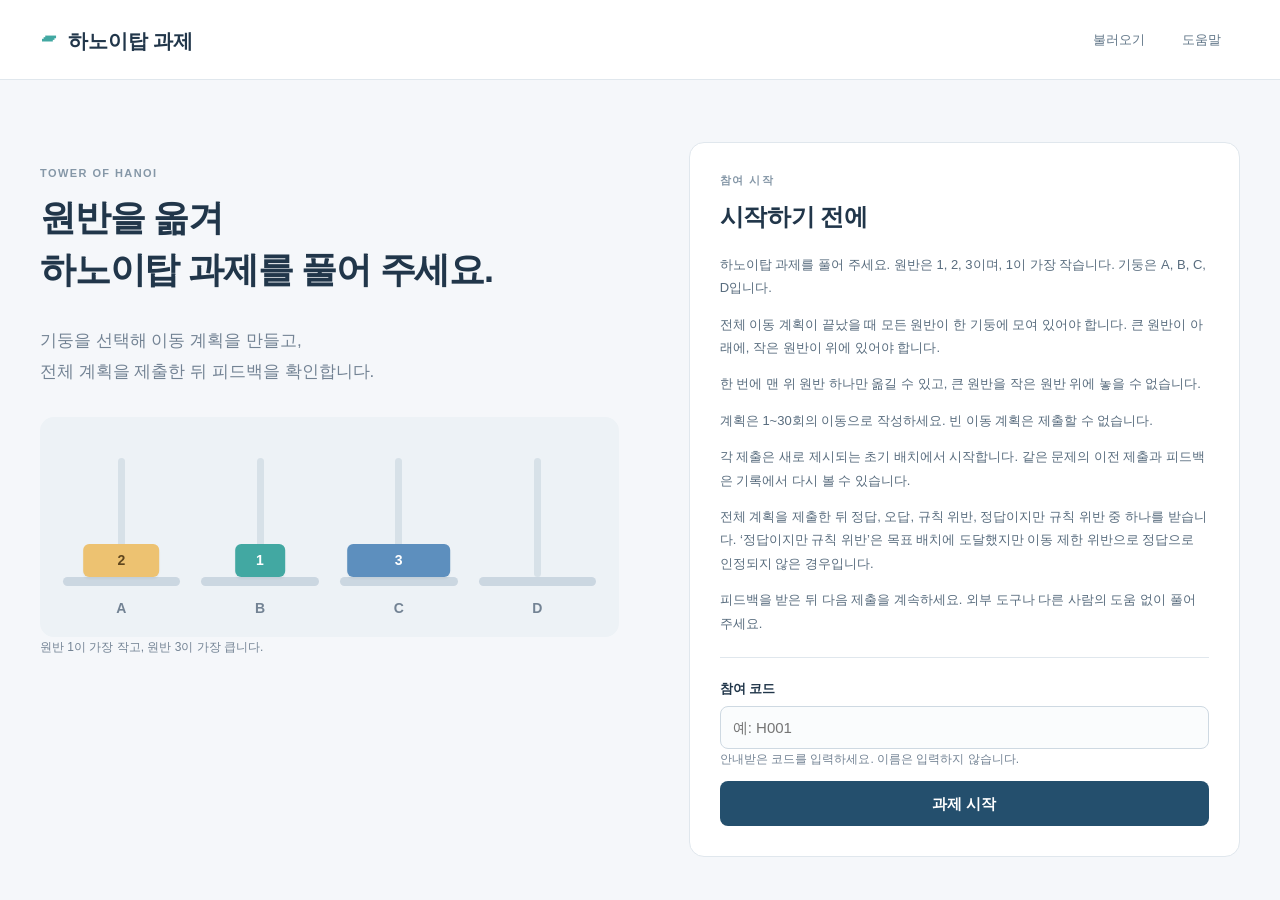
<file: tower-of-hanoi/Hanoi_Human_Evaluation.html>
<!doctype html>
<html lang="ko">
<head>
<meta http-equiv="Content-Security-Policy" content="default-src 'none'; script-src 'unsafe-inline'; style-src 'unsafe-inline'; img-src data: blob:; connect-src 'none'; base-uri 'none'; form-action 'none'">
<meta charset="utf-8"><meta name="viewport" content="width=device-width, initial-scale=1">
<title>하노이탑 과제</title><style>
:root {
  --ink:#21364a;
  --muted:#738394;
  --line:#e0e7ed;
  --navy:#244f6d;
  --teal:#42a8a2;
  --gold:#edc271;
  --blue:#5d8fbe;
  --bg:#f5f7fa;
}

* {
  box-sizing:border-box;
}

body {
  margin:0;
  background:var(--bg);
  color:var(--ink);
  font-family:-apple-system,BlinkMacSystemFont,"Noto Sans KR","Apple SD Gothic Neo",sans-serif;
  font-size:15px;
}

button,input {
  font:inherit;
}

button,.file-button {
  cursor:pointer;
}

button {
  border:0;
  border-radius:8px;
  padding:12px 17px;
  line-height:1.35;
  background:white;
  color:var(--ink);
  transition:background .15s;
}

button:disabled {
  opacity:.45;
  cursor:default;
}

button:focus-visible,a:focus-visible,input:focus-visible,.file-button:focus-within {
  outline:3px solid #62a9ce;
  outline-offset:3px;
}

.primary {
  background:var(--navy);
  color:white;
  font-weight:650;
  min-height:45px;
}

.primary:hover:not(:disabled) {
  background:#173f5c;
}

.secondary {
  background:#e9f0f6;
  color:var(--navy);
  font-weight:600;
}

.quiet,.file-button {
  background:transparent;
  color:#627789;
  font-size:13px;
}

.quiet:hover:not(:disabled),.file-button:hover {
  background:#eaf0f5;
}

.small {
  padding:9px 10px;
  font-size:12px;
}

.wide {
  width:100%;
  margin-top:12px;
}

.topbar {
  height:80px;
  border-bottom:1px solid var(--line);
  background:white;
  display:flex;
  align-items:center;
  justify-content:space-between;
  padding:0 42px;
  gap:20px;
}

.brand {
  text-decoration:none;
  color:var(--ink);
  font-size:20px;
  font-weight:750;
  white-space:nowrap;
}

.brand-mark {
  color:var(--teal);
  margin-right:7px;
  font-size:26px;
}

.topbar nav {
  display:flex;
  align-items:center;
  gap:8px;
}

.file-button {
  border-radius:8px;
  padding:12px;
  display:inline-flex;
  align-items:center;
}

.file-button input {
  width:1px;
  height:1px;
  position:absolute;
  clip-path:inset(50%);
}

#save-status {
  font-size:12px;
  color:var(--muted);
  padding-right:12px;
}

#save-status[data-warning="true"] {
  display:block;
  position:fixed;
  left:50%;
  bottom:16px;
  transform:translateX(-50%);
  z-index:1000;
  width:max-content;
  max-width:calc(100vw - 32px);
  padding:12px 18px;
  border:1px solid #dfb252;
  border-radius:10px;
  background:#fff3cf;
  color:#593b00;
  box-shadow:0 3px 14px #0002;
  white-space:normal;
  text-align:center;
}

main {
  max-width:1420px;
  margin:auto;
  padding:40px;
}

.eyebrow {
  font-size:11px;
  letter-spacing:.13em;
  font-weight:750;
  color:#8597a7;
  margin:0 0 13px;
}

h1,h2,p {
  margin-top:0;
}

h1 {
  font-size:36px;
  letter-spacing:-1.2px;
  line-height:1.45;
}

h2 {
  font-size:18px;
  letter-spacing:-.4px;
}

.lead {
  font-size:17px;
  color:var(--muted);
  line-height:1.8;
}

.subtle {
  font-size:12px;
  color:var(--muted);
  line-height:1.7;
}

.panel {
  background:white;
  border:1px solid var(--line);
  border-radius:15px;
}

.welcome {
  display:grid;
  grid-template-columns:1.05fr 1fr;
  gap:70px;
  padding-top:22px;
}

.intro {
  padding-top:25px;
}

.start-panel {
  padding:30px;
}

.start-panel h2 {
  font-size:24px;
}

.instructions {
  font-size:13px;
  line-height:1.8;
  color:#586c7e;
}

.instructions p {
  margin-bottom:13px;
}

.start-panel form {
  border-top:1px solid var(--line);
  padding-top:22px;
  margin-top:22px;
}

.start-panel label {
  display:block;
  font-size:13px;
  font-weight:650;
  margin-bottom:8px;
}

input[type=text],input:not([type]) {
  border:1px solid #ced9e2;
  border-radius:8px;
  background:#fafcfd;
  padding:12px;
  width:100%;
  color:var(--ink);
}

.start-panel .primary {
  width:100%;
}

.task-title {
  display:flex;
  justify-content:space-between;
  align-items:center;
  margin-bottom:25px;
}

.task-title h1 {
  font-size:29px;
  margin:0;
}

.task-title h1 span {
  color:#91a0ad;
  font-size:19px;
  font-weight:400;
}

.participant-label {
  color:var(--muted);
  font-size:12px;
}

.workspace {
  display:grid;
  grid-template-columns:minmax(0,1.5fr) minmax(300px,1fr);
  gap:24px;
  align-items:start;
}

.play-area {
  display:grid;
  gap:20px;
}

.board-panel {
  padding:25px 25px 0;
}

.panel-head {
  display:flex;
  justify-content:space-between;
  align-items:center;
  gap:12px;
}

.panel-head h2 {
  margin:0;
}

.panel-head p {
  font-size:12px;
  color:var(--muted);
  margin:8px 0 0;
  line-height:1.6;
}

.board {
  display:grid;
  grid-template-columns:repeat(4,minmax(0,1fr));
  gap:6px;
  height:245px;
  padding:14px 0 0;
}

.peg {
  position:relative;
  border:1.5px solid transparent;
  background:transparent;
  border-radius:12px;
  padding:0;
  min-width:0;
  color:var(--muted);
}

.peg:not(:disabled):hover {
  background:#eef5f9;
}

.peg:disabled {
  opacity:1;
}

.peg.selected {
  background:#eaf4f9;
  border-color:#73abc7;
}

.rod {
  position:absolute;
  top:25px;
  bottom:44px;
  background:#d7e1e8;
  width:7px;
  left:calc(50% - 3.5px);
  border-radius:5px;
}

.base {
  position:absolute;
  bottom:35px;
  left:5%;
  width:90%;
  height:9px;
  background:#cbd7e1;
  border-radius:6px;
}

.peg-letter {
  position:absolute;
  bottom:4px;
  left:0;
  right:0;
  font-size:14px;
  font-weight:700;
  text-align:center;
}

.stack {
  position:absolute;
  bottom:44px;
  left:50%;
  transform:translateX(-50%);
  width:90%;
  display:flex;
  flex-direction:column-reverse;
  align-items:center;
  gap:3px;
}

.disk {
  height:33px;
  border-radius:6px;
  display:flex;
  justify-content:center;
  align-items:center;
  font-size:14px;
  font-weight:750;
  color:white;
  box-shadow:0 2px 2px #2038480c;
}

.disk-1 {
  width:43%;
  background:var(--teal);
}

.disk-2 {
  width:65%;
  background:var(--gold);
  color:#5f461e;
}

.disk-3 {
  width:88%;
  background:var(--blue);
}

.intro-board {
  height:220px;
  background:#edf2f6;
  border-radius:14px;
  padding:15px;
  margin-top:30px;
}

.board-footer {
  border-top:1px solid #eaf0f5;
  padding:16px 0;
  display:flex;
  align-items:center;
  justify-content:space-between;
  gap:10px;
  color:var(--muted);
  font-size:12px;
  line-height:1.5;
}

.legend {
  display:flex;
  align-items:center;
  gap:5px;
  white-space:nowrap;
  font-size:10px;
}

.legend i {
  font-style:normal;
  width:19px;
  height:19px;
  border-radius:50%;
  display:grid;
  place-items:center;
  color:white;
  font-weight:700;
}

.d1 {
  background:var(--teal);
}

.d2 {
  background:var(--gold);
}

.d3 {
  background:var(--blue);
}

.plan-panel {
  padding:23px 25px 0;
}

.count {
  display:inline-block;
  font-size:11px;
  color:#7c91a2;
  background:#edf2f6;
  border-radius:6px;
  padding:4px 7px;
  margin-left:7px;
  vertical-align:middle;
  font-weight:500;
}

.move-list {
  list-style:none;
  padding:0;
  display:flex;
  flex-wrap:wrap;
  gap:7px;
  margin:22px 0;
  max-height:240px;
  overflow:auto;
}

.move-chip {
  border:1px solid var(--line);
  background:#fbfcfe;
  padding:8px 9px;
  border-radius:6px;
  display:flex;
  gap:7px;
  align-items:center;
  white-space:nowrap;
  font-size:12px;
}

.move-chip small {
  font-size:9px;
  color:#98a7b5;
}

.move-chip .disk-label {
  font-size:10px;
  background:#eaf0f4;
  color:#647e91;
  border-radius:4px;
  padding:3px 5px;
}

.move-chip strong {
  font-size:12px;
  letter-spacing:.02em;
}

.empty-plan {
  text-align:center;
  color:#95a4b1;
  font-size:13px;
  padding:26px 0;
  line-height:1.8;
}

.submission-bar,.feedback-panel {
  border-top:1px solid #eaf0f5;
  padding:18px 0;
  display:flex;
  justify-content:space-between;
  align-items:center;
  gap:12px;
}

.submission-bar p {
  margin:0;
  font-size:12px;
  color:var(--muted);
}

.feedback-panel strong {
  font-size:21px;
  line-height:1.5;
  color:#315d75;
}

.feedback-panel .correct {
  color:#26836a;
}

.feedback-panel .incorrect {
  color:#a44f3b;
}

.feedback-panel .violation {
  color:#946322;
}

.history-panel {
  overflow:hidden;
}

.history-head {
  padding:25px 22px 18px;
}

.history-head h2 {
  margin-bottom:10px;
}

.history-head p {
  font-size:12px;
  color:var(--muted);
  line-height:1.8;
  margin:0;
}

#history {
  padding:0 15px 15px;
  max-height:700px;
  overflow:auto;
}

.history-empty {
  font-size:13px;
  text-align:center;
  color:#9aabb8;
  padding:30px 0;
}

.history-item {
  border:1px solid var(--line);
  border-radius:9px;
  margin-bottom:9px;
  overflow:hidden;
}

.history-item summary {
  padding:14px 12px;
  display:flex;
  align-items:center;
  gap:9px;
  font-size:12px;
  cursor:pointer;
}

.history-item summary::after {
  content:'⌄';
  margin-left:auto;
}

.history-item[open] summary::after {
  content:'⌃';
}

.badge {
  padding:4px 7px;
  border-radius:5px;
  font-size:11px;
  background:#edf3f7;
  color:#456c86;
  line-height:1.5;
}

.badge.correct {
  background:#e9f6ef;
  color:#287f65;
}

.badge.incorrect {
  background:#fff0e9;
  color:#a2553c;
}

.badge.violation {
  background:#fff4de;
  color:#936b28;
}

.history-detail {
  border-top:1px solid var(--line);
  padding:14px;
}

.history-detail p {
  font-size:11px;
  color:var(--muted);
  margin:0 0 5px;
}

.history-detail .board {
  height:135px;
  background:#f8fafc;
  border-radius:8px;
  padding:8px 0 0;
}

.history-detail .rod {
  top:18px;
  bottom:31px;
  width:5px;
  left:calc(50% - 2.5px);
}

.history-detail .base {
  bottom:25px;
  height:6px;
}

.history-detail .stack {
  bottom:31px;
  gap:2px;
}

.history-detail .disk {
  height:21px;
  font-size:11px;
  border-radius:4px;
}

.history-detail .peg-letter {
  font-size:11px;
  bottom:3px;
}

.history-detail .move-list {
  margin:12px 0;
  gap:5px;
}

.history-detail .move-chip {
  padding:6px;
}

.history-detail button {
  width:100%;
  font-size:12px;
  padding:9px;
}

.complete {
  max-width:620px;
  margin:60px auto;
  padding:50px 35px;
  text-align:center;
}

.complete-mark {
  display:grid;
  place-items:center;
  background:#e7f5ee;
  color:#27856d;
  width:64px;
  height:64px;
  margin:0 auto 24px;
  border-radius:50%;
  font-size:27px;
}

.complete h1 {
  font-size:30px;
}

.complete>p:not(.eyebrow) {
  color:var(--muted);
  line-height:1.9;
}

.complete .primary {
  margin-top:15px;
}

.error {
  padding:14px 18px;
  border:1px solid #e6c4a5;
  background:#fff4e8;
  color:#86572c;
  border-radius:9px;
  font-size:13px;
  line-height:1.6;
}

dialog {
  border:1px solid var(--line);
  padding:0;
  border-radius:16px;
  max-width:610px;
  width:calc(100% - 30px);
  color:var(--ink);
  box-shadow:0 25px 80px #16334940;
}

dialog::backdrop {
  background:#233c5266;
}

.dialog-inner {
  padding:30px;
}

.dialog-inner>.primary {
  display:block;
  margin:25px 0 0 auto;
}

[hidden] {
  display:none!important;
}

@media(max-width:1000px) {
  main {
    padding:30px 24px;
  }
  .topbar {
    padding:0 24px;
  }
  .welcome {
    gap:30px;
  }
  .workspace {
    grid-template-columns:minmax(0,1.3fr) minmax(290px,1fr);
  }
  .board-footer {
    flex-wrap:wrap;
  }
  h1 {
    font-size:31px;
  }
  #save-status {
    display:none;
  }
  .panel-head {
    flex-wrap:wrap;
  }
  .board-panel,.plan-panel {
    padding-left:18px;
    padding-right:18px;
  }
}

@media(max-width:760px) {
  main {
    padding:25px 16px;
  }
  .topbar {
    height:68px;
    padding:0 16px;
  }
  .brand {
    font-size:17px;
  }
  .topbar nav {
    gap:0;
  }
  .topbar nav button,.file-button {
    padding:10px 7px;
    font-size:11px;
  }
  .welcome,.workspace {
    grid-template-columns:1fr;
    gap:20px;
  }
  .welcome {
    padding-top:0;
  }
  .intro {
    padding-top:8px;
  }
  .intro h1 {
    font-size:30px;
  }
  .intro-board {
    height:180px;
    margin-top:15px;
  }
  .start-panel {
    padding:24px;
  }
  .board {
    height:220px;
  }
  .task-title h1 {
    font-size:25px;
  }
  .task-title h1 span {
    font-size:16px;
  }
  .board-footer {
    font-size:11px;
  }
  .submission-bar {
    flex-wrap:wrap;
  }
  .feedback-panel strong {
    font-size:19px;
  }
  .history-detail .board {
    height:135px;
  }
  .complete {
    padding:36px 22px;
    margin-top:25px;
  }
  .complete h1 {
    font-size:27px;
  }
  .move-chip {
    font-size:11px;
  }
  .plan-panel .panel-head>div {
    margin-left:auto;
  }
}

@media(prefers-reduced-motion:reduce) {
  * {
    transition:none!important;
  }
}

</style>
</head>
<body>
<header class="topbar"><a class="brand" href="#"><span class="brand-mark" aria-hidden="true">▰</span> 하노이탑 과제</a><nav><span id="save-status" role="status"></span><button id="export" class="quiet" hidden>진행 저장 · JSON</button><label class="file-button">불러오기<input id="import" type="file" accept="application/json,.json"></label><button id="help-button" class="quiet">도움말</button></nav></header>
<main>
<noscript>이 과제는 JavaScript를 켠 브라우저에서 열어 주세요.</noscript>
<p id="error" class="error" role="alert" hidden></p>
<section id="welcome" class="welcome">
<div class="intro"><p class="eyebrow">TOWER OF HANOI</p><h1>원반을 옮겨<br>하노이탑 과제를 풀어 주세요.</h1><p class="lead">기둥을 선택해 이동 계획을 만들고,<br>전체 계획을 제출한 뒤 피드백을 확인합니다.</p><div id="intro-board" class="board intro-board" aria-hidden="true"></div><p class="subtle">원반 1이 가장 작고, 원반 3이 가장 큽니다.</p></div>
<div class="start-panel panel"><p class="eyebrow">참여 시작</p><h2>시작하기 전에</h2><div id="welcome-instructions" class="instructions"></div><form id="start-form"><label for="participant">참여 코드</label><input id="participant" autocomplete="off" maxlength="40" pattern="[A-Za-z0-9_-]+" placeholder="예: H001" required><p class="subtle">안내받은 코드를 입력하세요. 이름은 입력하지 않습니다.</p><button class="primary" id="start" type="submit">과제 시작</button></form><button id="resume" class="secondary wide" hidden>저장된 진행 이어하기</button></div>
</section>
<section id="task" hidden>
<div class="task-title"><div><p class="eyebrow">이동 계획 작성</p><h1 id="problem-title"></h1></div><span class="participant-label" id="participant-label"></span></div>
<div class="workspace"><div class="play-area">
<section class="panel board-panel"><div class="panel-head"><div><h2>현재 배치</h2><p>출발 기둥을 누른 뒤 도착 기둥을 선택하세요.</p></div><button id="show-initial" class="quiet small">초기 배치 보기</button></div><div id="board" class="board"></div><div class="board-footer"><span id="move-hint" role="status">출발 기둥을 선택하세요.</span><span class="legend"><i class="d1">1</i><i class="d2">2</i><i class="d3">3</i> 작은 원반 → 큰 원반</span></div></section>
<section class="panel plan-panel"><div class="panel-head"><h2>이동 계획 <span id="move-count" class="count">0 / 30</span></h2><div><button id="undo" class="quiet small">한 단계 취소</button><button id="reset" class="quiet small">처음부터</button></div></div><ol id="moves" class="move-list"></ol><p id="empty-plan" class="empty-plan">기둥을 선택하면 이동이 여기에 추가됩니다.</p><div id="submission-bar" class="submission-bar"><p>1~30회 이동으로 전체 계획을 작성하세요.</p><button id="submit" class="primary">계획 제출</button></div><div id="feedback-panel" class="feedback-panel" hidden><strong id="feedback" role="status"></strong><button id="continue" class="primary">계속하기</button></div></section>
</div><aside class="panel history-panel"><div class="history-head"><h2>이전 제출 <span id="history-count" class="count">0</span></h2><p>현재 문제에서 제출한 계획과 피드백입니다.<br>초기 배치와 이동 순서를 다시 볼 수 있습니다.</p></div><div id="history"></div></aside></div>
</section>
<section id="complete" class="complete panel" hidden><span class="complete-mark" aria-hidden="true">✓</span><p class="eyebrow">과제 완료</p><h1>참여해 주셔서 감사합니다.</h1><p>평가가 끝났습니다.<br>아래 버튼으로 결과 JSON을 저장해 주세요.</p><button id="export-complete" class="primary">결과 저장 · JSON</button></section>
</main>
<dialog id="help"><div class="dialog-inner"><h2>과제 안내</h2><div id="help-instructions" class="instructions"></div><button id="close-help" class="primary">확인</button></div></dialog>
<dialog id="initial-dialog"><div class="dialog-inner"><h2>이번 제출의 초기 배치</h2><div id="initial-board" class="board"></div><button id="close-initial" class="primary">닫기</button></div></dialog>
<script>
window.HANOI_BUNDLE={"format":"hanoi_human_standalone_v1","dataset":{"schema_version":1,"dataset_version":7,"pegs":["A","B","C","D"],"disk_count":3,"max_moves":30,"dataset_id":"hanoi_human_10_v2","dataset_revision":2,"seed":20261029,"problems":[{"id":"P017","rule_type":"peg","rounds":[{"name":"R1","initial_positions":["B","B","D"],"initial_family":"pair12","goal_peg":"D","rule":{"kind":"peg","source":"B","destination":"C"},"validation":{"shortest_plan":["BA","BD","AD"],"min_moves":3,"baseline_min_moves":3,"restriction_witness":["BC","BD","CD"],"transition_witness":null}},{"name":"R2","initial_positions":["D","C","D"],"initial_family":"pair13","goal_peg":"C","rule":{"kind":"peg","source":"C","destination":"A"},"validation":{"shortest_plan":["DA","CB","DC","BC","AC"],"min_moves":5,"baseline_min_moves":5,"restriction_witness":["DB","CA","DC","AC","BC"],"transition_witness":["DB","CA","DC","AC","BD","DC"]}},{"name":"R3","initial_positions":["D","C","C"],"initial_family":"pair23","goal_peg":"A","rule":{"kind":"peg","source":"C","destination":"B"},"validation":{"shortest_plan":["DB","CD","CA","DA","BA"],"min_moves":5,"baseline_min_moves":4,"restriction_witness":["CB","CA","BA","DA"],"transition_witness":["CB","DB","CD","DA","BD","BA","DA"]}},{"name":"R4","initial_positions":["B","A","C"],"initial_family":"separated","goal_peg":"B","rule":{"kind":"peg","source":"B","destination":"D"},"validation":{"shortest_plan":["CD","BC","DB","AB","CB"],"min_moves":5,"baseline_min_moves":4,"restriction_witness":["BD","CB","AB","DB"],"transition_witness":["CD","BD","DC","DB","CD","AB","DB"]}},{"name":"R5","initial_positions":["C","C","C"],"initial_family":"stacked","goal_peg":"D","rule":{"kind":"peg","source":"A","destination":"D"},"validation":{"shortest_plan":["CA","CB","CD","AC","BD","CD"],"min_moves":6,"baseline_min_moves":5,"restriction_witness":["CA","CB","CD","BD","AD"],"transition_witness":["CA","CB","CD","BC","CD","AD"]}}]},{"id":"P035","rule_type":"peg","rounds":[{"name":"R1","initial_positions":["A","C","B"],"initial_family":"separated","goal_peg":"C","rule":{"kind":"peg","source":"C","destination":"D"},"validation":{"shortest_plan":["AD","CA","BC","AC","DC"],"min_moves":5,"baseline_min_moves":4,"restriction_witness":["CD","BC","DC","AC"],"transition_witness":null}},{"name":"R2","initial_positions":["B","B","B"],"initial_family":"stacked","goal_peg":"A","rule":{"kind":"peg","source":"B","destination":"D"},"validation":{"shortest_plan":["BA","AD","BC","BA","CA","DA"],"min_moves":6,"baseline_min_moves":5,"restriction_witness":["BC","BD","BA","DA","CA"],"transition_witness":["BC","BD","BA","DA","CA"]}},{"name":"R3","initial_positions":["C","C","A"],"initial_family":"pair12","goal_peg":"D","rule":{"kind":"peg","source":"C","destination":"B"},"validation":{"shortest_plan":["AD","CA","CD","AD"],"min_moves":4,"baseline_min_moves":4,"restriction_witness":["AD","CB","CD","BD"],"transition_witness":["AD","CB","BA","CD","AD"]}},{"name":"R4","initial_positions":["D","B","D"],"initial_family":"pair13","goal_peg":"B","rule":{"kind":"peg","source":"D","destination":"A"},"validation":{"shortest_plan":["BA","DC","DB","AB","CB"],"min_moves":5,"baseline_min_moves":5,"restriction_witness":["BC","DA","DB","CB","AB"],"transition_witness":["BA","DA","DB","AD","AB","DB"]}},{"name":"R5","initial_positions":["D","A","A"],"initial_family":"pair23","goal_peg":"D","rule":{"kind":"peg","source":"D","destination":"C"},"validation":{"shortest_plan":["AC","DB","AD","CD","BD"],"min_moves":5,"baseline_min_moves":5,"restriction_witness":["AB","DC","AD","BD","CD"],"transition_witness":["AB","DC","AD","BD","CD"]}}]},{"id":"P041","rule_type":"peg","rounds":[{"name":"R1","initial_positions":["B","B","B"],"initial_family":"stacked","goal_peg":"A","rule":{"kind":"peg","source":"C","destination":"A"},"validation":{"shortest_plan":["BC","BD","BA","CB","DA","BA"],"min_moves":6,"baseline_min_moves":5,"restriction_witness":["BC","BD","BA","DA","CA"],"transition_witness":null}},{"name":"R2","initial_positions":["D","D","B"],"initial_family":"pair12","goal_peg":"D","rule":{"kind":"peg","source":"D","destination":"C"},"validation":{"shortest_plan":["BC","DA","DB","CD","BD","AD"],"min_moves":6,"baseline_min_moves":5,"restriction_witness":["DA","DC","BD","CD","AD"],"transition_witness":["DA","DC","BD","CD","AD"]}},{"name":"R3","initial_positions":["A","C","A"],"initial_family":"pair13","goal_peg":"C","rule":{"kind":"peg","source":"A","destination":"B"},"validation":{"shortest_plan":["AD","CB","AC","BC","DC"],"min_moves":5,"baseline_min_moves":5,"restriction_witness":["AB","CD","AC","DC","BC"],"transition_witness":["AB","CD","AC","DA","AC","BC"]}},{"name":"R4","initial_positions":["B","C","C"],"initial_family":"pair23","goal_peg":"B","rule":{"kind":"peg","source":"D","destination":"B"},"validation":{"shortest_plan":["BA","CD","CB","DC","CB","AB"],"min_moves":6,"baseline_min_moves":5,"restriction_witness":["BA","CD","CB","DB","AB"],"transition_witness":["BA","CD","CB","AC","DB","CB"]}},{"name":"R5","initial_positions":["B","C","A"],"initial_family":"separated","goal_peg":"C","rule":{"kind":"peg","source":"C","destination":"D"},"validation":{"shortest_plan":["AD","CA","DC","AC","BC"],"min_moves":5,"baseline_min_moves":4,"restriction_witness":["CD","AC","DC","BC"],"transition_witness":["CD","AC","DC","BC"]}}]},{"id":"P050","rule_type":"peg","rounds":[{"name":"R1","initial_positions":["C","B","D"],"initial_family":"separated","goal_peg":"C","rule":{"kind":"peg","source":"A","destination":"C"},"validation":{"shortest_plan":["CA","DC","AD","BC","DC"],"min_moves":5,"baseline_min_moves":4,"restriction_witness":["CA","DC","BC","AC"],"transition_witness":null}},{"name":"R2","initial_positions":["C","C","C"],"initial_family":"stacked","goal_peg":"A","rule":{"kind":"peg","source":"C","destination":"D"},"validation":{"shortest_plan":["CA","AD","CB","CA","BA","DA"],"min_moves":6,"baseline_min_moves":5,"restriction_witness":["CB","CD","CA","DA","BA"],"transition_witness":["CB","CD","CA","DA","BA"]}},{"name":"R3","initial_positions":["A","A","B"],"initial_family":"pair12","goal_peg":"D","rule":{"kind":"peg","source":"A","destination":"B"},"validation":{"shortest_plan":["AC","BD","AD","CD"],"min_moves":4,"baseline_min_moves":4,"restriction_witness":["BD","AB","AD","BD"],"transition_witness":["BD","AB","AD","BD"]}},{"name":"R4","initial_positions":["B","D","B"],"initial_family":"pair13","goal_peg":"B","rule":{"kind":"peg","source":"B","destination":"C"},"validation":{"shortest_plan":["BA","DB","AB"],"min_moves":3,"baseline_min_moves":3,"restriction_witness":["BC","DB","CB"],"transition_witness":["BC","DB","CB"]}},{"name":"R5","initial_positions":["D","B","B"],"initial_family":"pair23","goal_peg":"D","rule":{"kind":"peg","source":"A","destination":"D"},"validation":{"shortest_plan":["BA","DC","BD","AB","BD","CD"],"min_moves":6,"baseline_min_moves":5,"restriction_witness":["BA","DC","BD","AD","CD"],"transition_witness":["BA","DC","BD","AD","CD"]}}]},{"id":"P152","rule_type":"source_sequence","rounds":[{"name":"R1","initial_positions":["C","C","B"],"initial_family":"pair12","goal_peg":"C","rule":{"kind":"source_sequence","previous_source":"C","source":"B"},"validation":{"shortest_plan":["BD","CA","CB","DC","BC","AC"],"min_moves":6,"baseline_min_moves":5,"restriction_witness":["CD","CA","BC","AC","DC"],"transition_witness":null}},{"name":"R2","initial_positions":["D","C","D"],"initial_family":"pair13","goal_peg":"D","rule":{"kind":"source_sequence","previous_source":"D","source":"C"},"validation":{"shortest_plan":["DA","AB","CD","BD"],"min_moves":4,"baseline_min_moves":3,"restriction_witness":["DA","CD","AD"],"transition_witness":["DA","CD","AD"]}},{"name":"R3","initial_positions":["D","C","C"],"initial_family":"pair23","goal_peg":"B","rule":{"kind":"source_sequence","previous_source":"C","source":"A"},"validation":{"shortest_plan":["DA","CD","CB","DB","AB"],"min_moves":5,"baseline_min_moves":4,"restriction_witness":["CA","CB","AB","DB"],"transition_witness":["CA","CB","AB","DB"]}},{"name":"R4","initial_positions":["D","A","C"],"initial_family":"separated","goal_peg":"A","rule":{"kind":"source_sequence","previous_source":"B","source":"D"},"validation":{"shortest_plan":["DB","AD","CA","DA","BA"],"min_moves":5,"baseline_min_moves":4,"restriction_witness":["AB","CA","BA","DA"],"transition_witness":["AB","CA","BA","DA"]}},{"name":"R5","initial_positions":["D","D","D"],"initial_family":"stacked","goal_peg":"B","rule":{"kind":"source_sequence","previous_source":"A","source":"C"},"validation":{"shortest_plan":["DA","DC","DB","CB","AB"],"min_moves":5,"baseline_min_moves":5,"restriction_witness":["DC","DA","DB","AB","CB"],"transition_witness":["DC","DA","DB","AB","CB"]}}]},{"id":"P154","rule_type":"source_sequence","rounds":[{"name":"R1","initial_positions":["A","C","C"],"initial_family":"pair23","goal_peg":"A","rule":{"kind":"source_sequence","previous_source":"C","source":"B"},"validation":{"shortest_plan":["AB","CD","CA","DA","BA"],"min_moves":5,"baseline_min_moves":5,"restriction_witness":["AD","CB","CA","BA","DA"],"transition_witness":null}},{"name":"R2","initial_positions":["A","C","D"],"initial_family":"separated","goal_peg":"C","rule":{"kind":"source_sequence","previous_source":"C","source":"D"},"validation":{"shortest_plan":["DB","CD","BC","DC","AC"],"min_moves":5,"baseline_min_moves":4,"restriction_witness":["CB","DC","BC","AC"],"transition_witness":["CB","DC","BC","AC"]}},{"name":"R3","initial_positions":["C","C","C"],"initial_family":"stacked","goal_peg":"B","rule":{"kind":"source_sequence","previous_source":"C","source":"A"},"validation":{"shortest_plan":["CA","CD","CB","DB","AB"],"min_moves":5,"baseline_min_moves":5,"restriction_witness":["CD","CA","CB","AB","DB"],"transition_witness":["CD","CA","CB","AB","DB"]}},{"name":"R4","initial_positions":["C","C","B"],"initial_family":"pair12","goal_peg":"D","rule":{"kind":"source_sequence","previous_source":"B","source":"C"},"validation":{"shortest_plan":["BA","AD","CA","CD","AD"],"min_moves":5,"baseline_min_moves":4,"restriction_witness":["BD","CA","CD","AD"],"transition_witness":["BD","CB","CD","BD"]}},{"name":"R5","initial_positions":["B","A","B"],"initial_family":"pair13","goal_peg":"B","rule":{"kind":"source_sequence","previous_source":"B","source":"A"},"validation":{"shortest_plan":["AC","BA","CB","AB"],"min_moves":4,"baseline_min_moves":3,"restriction_witness":["BC","AB","CB"],"transition_witness":["BC","AB","CB"]}}]},{"id":"P160","rule_type":"source_sequence","rounds":[{"name":"R1","initial_positions":["C","D","A"],"initial_family":"separated","goal_peg":"C","rule":{"kind":"source_sequence","previous_source":"D","source":"B"},"validation":{"shortest_plan":["AB","CA","BC","DC","AC"],"min_moves":5,"baseline_min_moves":4,"restriction_witness":["CB","AC","DC","BC"],"transition_witness":null}},{"name":"R2","initial_positions":["B","B","B"],"initial_family":"stacked","goal_peg":"A","rule":{"kind":"source_sequence","previous_source":"C","source":"D"},"validation":{"shortest_plan":["BC","BD","BA","DA","CA"],"min_moves":5,"baseline_min_moves":5,"restriction_witness":["BD","BC","BA","CA","DA"],"transition_witness":["BD","BC","BA","CA","DA"]}},{"name":"R3","initial_positions":["C","C","B"],"initial_family":"pair12","goal_peg":"D","rule":{"kind":"source_sequence","previous_source":"C","source":"B"},"validation":{"shortest_plan":["BD","CA","CD","AD"],"min_moves":4,"baseline_min_moves":4,"restriction_witness":["BD","CB","CD","BD"],"transition_witness":["BD","CB","CD","BD"]}},{"name":"R4","initial_positions":["C","B","C"],"initial_family":"pair13","goal_peg":"B","rule":{"kind":"source_sequence","previous_source":"B","source":"C"},"validation":{"shortest_plan":["BA","AD","CA","CB","DB","AB"],"min_moves":6,"baseline_min_moves":5,"restriction_witness":["BA","CD","CB","AB","DB"],"transition_witness":["BA","CD","CB","AB","DB"]}},{"name":"R5","initial_positions":["D","C","C"],"initial_family":"pair23","goal_peg":"D","rule":{"kind":"source_sequence","previous_source":"D","source":"C"},"validation":{"shortest_plan":["CA","CB","DC","BD","AD","CD"],"min_moves":6,"baseline_min_moves":5,"restriction_witness":["CA","DB","CD","AD","BD"],"transition_witness":["CA","DB","CD","AD","BD"]}}]},{"id":"P253","rule_type":"visit","rounds":[{"name":"R1","initial_positions":["A","C","A"],"initial_family":"pair13","goal_peg":"B","rule":{"kind":"visit","visitor_disk":1,"visited_peg":"C","locked_disk":3},"validation":{"shortest_plan":["AC","AB","CD","CB","DB"],"min_moves":5,"baseline_min_moves":4,"restriction_witness":["AD","AB","CB","DB"],"transition_witness":null}},{"name":"R2","initial_positions":["A","B","B"],"initial_family":"pair23","goal_peg":"A","rule":{"kind":"visit","visitor_disk":2,"visited_peg":"C","locked_disk":3},"validation":{"shortest_plan":["AD","BC","BA","CA","DA"],"min_moves":5,"baseline_min_moves":5,"restriction_witness":["AC","BD","BA","DA","CA"],"transition_witness":["AC","BD","BA","DA","CA"]}},{"name":"R3","initial_positions":["D","A","B"],"initial_family":"separated","goal_peg":"D","rule":{"kind":"visit","visitor_disk":2,"visited_peg":"B","locked_disk":3},"validation":{"shortest_plan":["DC","AB","BA","BD","AD","CD"],"min_moves":6,"baseline_min_moves":4,"restriction_witness":["DC","BD","AD","CD"],"transition_witness":["AC","DA","BD","CD","AD"]}},{"name":"R4","initial_positions":["B","B","B"],"initial_family":"stacked","goal_peg":"C","rule":{"kind":"visit","visitor_disk":1,"visited_peg":"A","locked_disk":3},"validation":{"shortest_plan":["BA","BD","BC","DC","AC"],"min_moves":5,"baseline_min_moves":5,"restriction_witness":["BD","BA","BC","AC","DC"],"transition_witness":["BD","BA","BC","AC","DC"]}},{"name":"R5","initial_positions":["C","C","B"],"initial_family":"pair12","goal_peg":"D","rule":{"kind":"visit","visitor_disk":2,"visited_peg":"A","locked_disk":3},"validation":{"shortest_plan":["CD","CA","DC","BD","AD","CD"],"min_moves":6,"baseline_min_moves":4,"restriction_witness":["CA","BD","CD","AD"],"transition_witness":["CA","BD","CD","AD"]}}]},{"id":"P286","rule_type":"visit","rounds":[{"name":"R1","initial_positions":["C","C","C"],"initial_family":"stacked","goal_peg":"D","rule":{"kind":"visit","visitor_disk":2,"visited_peg":"D","locked_disk":3},"validation":{"shortest_plan":["CA","CD","DB","CD","BD","AD"],"min_moves":6,"baseline_min_moves":5,"restriction_witness":["CA","CB","CD","BD","AD"],"transition_witness":null}},{"name":"R2","initial_positions":["C","C","B"],"initial_family":"pair12","goal_peg":"A","rule":{"kind":"visit","visitor_disk":1,"visited_peg":"B","locked_disk":3},"validation":{"shortest_plan":["CB","BD","BA","CA","DA"],"min_moves":5,"baseline_min_moves":4,"restriction_witness":["BA","CB","CA","BA"],"transition_witness":["CA","CD","AC","BA","DA","CA"]}},{"name":"R3","initial_positions":["A","B","A"],"initial_family":"pair13","goal_peg":"B","rule":{"kind":"visit","visitor_disk":2,"visited_peg":"C","locked_disk":3},"validation":{"shortest_plan":["AD","BC","AB","CB","DB"],"min_moves":5,"baseline_min_moves":5,"restriction_witness":["AC","BD","AB","DB","CB"],"transition_witness":["AB","BC","BD","AB","DB","CB"]}},{"name":"R4","initial_positions":["D","B","B"],"initial_family":"pair23","goal_peg":"C","rule":{"kind":"visit","visitor_disk":1,"visited_peg":"C","locked_disk":3},"validation":{"shortest_plan":["BA","DC","CD","BC","AC","DC"],"min_moves":6,"baseline_min_moves":4,"restriction_witness":["BA","BC","AC","DC"],"transition_witness":["BC","CA","BC","AC","DC"]}},{"name":"R5","initial_positions":["B","D","A"],"initial_family":"separated","goal_peg":"D","rule":{"kind":"visit","visitor_disk":2,"visited_peg":"A","locked_disk":3},"validation":{"shortest_plan":["DA","AC","AD","CD","BD"],"min_moves":5,"baseline_min_moves":4,"restriction_witness":["DC","AD","CD","BD"],"transition_witness":["BC","DB","AD","BD","CD"]}}]},{"id":"P288","rule_type":"visit","rounds":[{"name":"R1","initial_positions":["D","D","D"],"initial_family":"stacked","goal_peg":"B","rule":{"kind":"visit","visitor_disk":2,"visited_peg":"C","locked_disk":3},"validation":{"shortest_plan":["DA","DC","DB","CB","AB"],"min_moves":5,"baseline_min_moves":5,"restriction_witness":["DC","DA","DB","AB","CB"],"transition_witness":null}},{"name":"R2","initial_positions":["B","B","D"],"initial_family":"pair12","goal_peg":"C","rule":{"kind":"visit","visitor_disk":1,"visited_peg":"D","locked_disk":3},"validation":{"shortest_plan":["BD","DA","DC","BC","AC"],"min_moves":5,"baseline_min_moves":4,"restriction_witness":["BA","DC","BC","AC"],"transition_witness":["BA","BC","CB","DC","BC","AC"]}},{"name":"R3","initial_positions":["C","A","C"],"initial_family":"pair13","goal_peg":"D","rule":{"kind":"visit","visitor_disk":2,"visited_peg":"B","locked_disk":3},"validation":{"shortest_plan":["AB","CA","CD","BD","AD"],"min_moves":5,"baseline_min_moves":4,"restriction_witness":["CB","CD","AD","BD"],"transition_witness":["CD","DB","CD","AD","BD"]}},{"name":"R4","initial_positions":["A","D","D"],"initial_family":"pair23","goal_peg":"A","rule":{"kind":"visit","visitor_disk":1,"visited_peg":"B","locked_disk":3},"validation":{"shortest_plan":["AB","DC","DA","CA","BA"],"min_moves":5,"baseline_min_moves":5,"restriction_witness":["AC","DB","DA","BA","CA"],"transition_witness":["AC","DB","DA","BA","CA"]}},{"name":"R5","initial_positions":["A","D","C"],"initial_family":"separated","goal_peg":"B","rule":{"kind":"visit","visitor_disk":2,"visited_peg":"A","locked_disk":3},"validation":{"shortest_plan":["AB","DA","BD","CB","AB","DB"],"min_moves":6,"baseline_min_moves":3,"restriction_witness":["CB","DB","AB"],"transition_witness":["AB","BA","CB","DB","AB"]}}]}],"metadata":{"problem_count":10,"round_count":50,"rounds_per_problem":5,"rules_per_round":1,"problems_per_rule_type":{"peg":4,"source_sequence":3,"visit":3},"type_order":["peg","source_sequence","visit"],"selection":{"method":"stratified_random_sample_without_replacement","algorithm":"Python random.Random(seed).sample in source type order; sort source IDs within each type; resolve unchanged content to benchmark IDs","seed":20261029,"type_order":["peg","source_sequence","visit"],"source_dataset_id":"hanoi_three_types_90_v1","source_sha256":"c91b72d65c160cc56de4276223b586a5e6b42b693c0c0fbac5fbcf45ab0a8cfe","benchmark_dataset_id":"hanoi_three_types_300_v2","benchmark_sha256":"ccde7f963a7b8f57298568570e0cd6dd1dbcea730e6d20b9b5833a8b3d11350f","selected_id_namespace":"hanoi_three_types_300_v2","matching_policy":"Exact problem content excluding the dataset-local id; preserve sampled order","selected_problem_ids":["P017","P035","P041","P050","P152","P154","P160","P253","P286","P288"],"problem_ids_by_type":{"peg":["P017","P035","P041","P050"],"source_sequence":["P152","P154","P160"],"visit":["P253","P286","P288"]},"uses_model_results":false},"rule_usage":{"peg":[{"rule":{"destination":"A","kind":"peg","source":"C"},"round_count":2},{"rule":{"destination":"A","kind":"peg","source":"D"},"round_count":1},{"rule":{"destination":"B","kind":"peg","source":"A"},"round_count":2},{"rule":{"destination":"B","kind":"peg","source":"C"},"round_count":2},{"rule":{"destination":"B","kind":"peg","source":"D"},"round_count":1},{"rule":{"destination":"C","kind":"peg","source":"A"},"round_count":1},{"rule":{"destination":"C","kind":"peg","source":"B"},"round_count":2},{"rule":{"destination":"C","kind":"peg","source":"D"},"round_count":2},{"rule":{"destination":"D","kind":"peg","source":"A"},"round_count":2},{"rule":{"destination":"D","kind":"peg","source":"B"},"round_count":2},{"rule":{"destination":"D","kind":"peg","source":"C"},"round_count":3}],"source_sequence":[{"rule":{"kind":"source_sequence","previous_source":"A","source":"C"},"round_count":1},{"rule":{"kind":"source_sequence","previous_source":"B","source":"A"},"round_count":1},{"rule":{"kind":"source_sequence","previous_source":"B","source":"C"},"round_count":2},{"rule":{"kind":"source_sequence","previous_source":"B","source":"D"},"round_count":1},{"rule":{"kind":"source_sequence","previous_source":"C","source":"A"},"round_count":2},{"rule":{"kind":"source_sequence","previous_source":"C","source":"B"},"round_count":3},{"rule":{"kind":"source_sequence","previous_source":"C","source":"D"},"round_count":2},{"rule":{"kind":"source_sequence","previous_source":"D","source":"B"},"round_count":1},{"rule":{"kind":"source_sequence","previous_source":"D","source":"C"},"round_count":2}],"visit":[{"rule":{"kind":"visit","locked_disk":3,"visited_peg":"A","visitor_disk":1},"round_count":1},{"rule":{"kind":"visit","locked_disk":3,"visited_peg":"A","visitor_disk":2},"round_count":3},{"rule":{"kind":"visit","locked_disk":3,"visited_peg":"B","visitor_disk":1},"round_count":2},{"rule":{"kind":"visit","locked_disk":3,"visited_peg":"B","visitor_disk":2},"round_count":2},{"rule":{"kind":"visit","locked_disk":3,"visited_peg":"C","visitor_disk":1},"round_count":2},{"rule":{"kind":"visit","locked_disk":3,"visited_peg":"C","visitor_disk":2},"round_count":3},{"rule":{"kind":"visit","locked_disk":3,"visited_peg":"D","visitor_disk":1},"round_count":1},{"rule":{"kind":"visit","locked_disk":3,"visited_peg":"D","visitor_disk":2},"round_count":1}]}}},"dataset_sha256":"34ba0b8a34e7cd41282779b7a602a90d2eff2e08291c859f0a8534bbb2029497","config":{"max_attempts":10,"success_streak":2,"r1_apply_k":true},"feedback_policy":"goal_rule_4way_v1","instructions":["하노이탑 과제를 풀어 주세요. 원반은 1, 2, 3이며, 1이 가장 작습니다. 기둥은 A, B, C, D입니다.","전체 이동 계획이 끝났을 때 모든 원반이 한 기둥에 모여 있어야 합니다. 큰 원반이 아래에, 작은 원반이 위에 있어야 합니다.","한 번에 맨 위 원반 하나만 옮길 수 있고, 큰 원반을 작은 원반 위에 놓을 수 없습니다.","계획은 1~30회의 이동으로 작성하세요. 빈 이동 계획은 제출할 수 없습니다.","각 제출은 새로 제시되는 초기 배치에서 시작합니다. 같은 문제의 이전 제출과 피드백은 기록에서 다시 볼 수 있습니다.","전체 계획을 제출한 뒤 정답, 오답, 규칙 위반, 정답이지만 규칙 위반 중 하나를 받습니다. ‘정답이지만 규칙 위반’은 목표 배치에 도달했지만 이동 제한 위반으로 정답으로 인정되지 않은 경우입니다.","피드백을 받은 뒤 다음 제출을 계속하세요. 외부 도구나 다른 사람의 도움 없이 풀어 주세요."],"source_sha256":{"index.html":"8e8f71c0e4548e3a823694e4eaf31b0938299c6053af69d072f0a04164be65a5","style.css":"9d4646428044e4baee1ed85352c89084442c8a99340cdd06e763e56f09e06ae0","engine.js":"98ea8b9be1fe2497cb974b879fa39a9cb7135967506df08e845d3fb7f4efe3d7","offline.js":"1da6916cb49cf457d8b40909ebac77fa20a319dc5f9f31f2e5e504d920da5128","app.js":"f3c7c6dd32588ef4ca5ca5bc440d611536af6a91ccfc087cebf9db1a98194e80"},"bundle_id":"fcd1a27b774629279cef576c29d19a2e17dd1eadea1d2899424f6a80dae4f4cb"};
</script>
<script>
/* Offline human experiment engine. The Python grader remains the parity oracle.
 * Additional restrictions are checked before basic legality; forbidden but legal
 * moves still update the board. Each submission starts from its initial board.
 */
(function (root, factory) {
  'use strict';
  const api = factory();
  if (typeof module === 'object' && module.exports) module.exports = api;
  else root.HanoiHumanEngine = api;
})(typeof globalThis !== 'undefined' ? globalThis : this, function () {
  'use strict';
  const PEGS = ['A', 'B', 'C', 'D'];
  const PERSISTENT_ERROR_POLICY = 'previous_rule_compliant_current_failure_v1';
  const FEEDBACK = {Correct: '정답', Incorrect: '오답', 'Rule violation': '규칙 위반',
    'Correct, but rule violation': '정답이지만 규칙 위반'};
  const LABELS = {peg: '기둥 조건', occupancy: '기둥 상태 조건',
    source_sequence: '연속 출발 조건', visit: '선행 방문 조건'};
  const clone = value => JSON.parse(JSON.stringify(value));
  const canonical = value => JSON.stringify(normalize(value));
  function normalize(value) {
    if (Array.isArray(value)) return value.map(normalize);
    if (value && typeof value === 'object') return Object.fromEntries(Object.keys(value).sort().map(key => [key, normalize(value[key])]));
    return value;
  }
  const equal = (a, b) => canonical(a) === canonical(b);
  const mean = rows => rows.length ? rows.reduce((a, b) => a + b, 0) / rows.length : null;
  const validMoves = moves => Array.isArray(moves) && moves.length >= 1 && moves.length <= 30 && moves.every(move => typeof move === 'string' && /^[A-D]{2}$/.test(move) && move[0] !== move[1]);
  const validToken = token => typeof token === 'string' && /^[0-9a-f]{32}$/.test(token);
  const validDate = stamp => typeof stamp === 'string' && Number.isFinite(Date.parse(stamp));
  function token() {
    if (typeof globalThis.crypto !== 'undefined' && globalThis.crypto.getRandomValues) {
      return Array.from(globalThis.crypto.getRandomValues(new Uint8Array(16)), x => x.toString(16).padStart(2, '0')).join('');
    }
    if (typeof require === 'function') return require('node:crypto').randomBytes(16).toString('hex');
    throw Error('이 브라우저에서는 참여 기록을 만들 수 없습니다. 최신 브라우저에서 열어 주세요.');
  }
  function evaluate(moves, round) {
    const restriction = round.rule, positions = round.initial_positions.slice();
    const pegs = Object.fromEntries(PEGS.map(p => [p, [3, 2, 1].filter(d => positions[d - 1] === p)]));
    let previousSource = null, visited = restriction.kind === 'visit' && positions[restriction.visitor_disk - 1] === restriction.visited_peg;
    let baseError = null;
    const violations = [];
    if (!Array.isArray(moves) || moves.length < 1 || moves.length > 30) baseError = {step: null, move: null, disk: null, kind: 'invalid_plan'};
    for (let index = 0; !baseError && index < moves.length; index++) {
      const move = moves[index], step = index + 1;
      if (typeof move !== 'string' || !/^[A-D]{2}$/.test(move) || move[0] === move[1]) {
        baseError = {step, move, disk: null, kind: 'invalid_command'}; break;
      }
      const [source, target] = move;
      const disk = pegs[source].length ? pegs[source][pegs[source].length - 1] : null;
      let violates;
      switch (restriction.kind) {
        case 'peg': violates = source === restriction.source && target === restriction.destination; break;
        case 'occupancy': violates = positions.includes(restriction.occupied_peg) && source === restriction.source && target === restriction.destination; break;
        case 'source_sequence': violates = previousSource === restriction.previous_source && source === restriction.source; break;
        case 'visit': violates = disk === restriction.locked_disk && !visited; break;
        default: throw Error('지원하지 않는 이동 제한입니다.');
      }
      if (violates) violations.push({step, move, disk, kind: restriction.kind});
      if (disk === null) { baseError = {step, move, disk, kind: 'empty_source'}; break; }
      if (pegs[target].length && disk > pegs[target][pegs[target].length - 1]) {
        baseError = {step, move, disk, kind: 'larger_on_smaller'}; break;
      }
      pegs[target].push(pegs[source].pop());
      positions[disk - 1] = target;
      previousSource = source;
      if (restriction.kind === 'visit' && disk === restriction.visitor_disk && target === restriction.visited_peg) visited = true;
    }
    const baseValid = baseError === null;
    const goalReached = baseValid ? equal(pegs[round.goal_peg], [3, 2, 1]) : null;
    return {current_success: Boolean(baseValid && !violations.length && goalReached), base_valid: baseValid,
      base_error: baseError, movement_rule_violations: violations, movement_rule_error: Boolean(violations.length),
      goal_reached: goalReached, goal_error: baseValid ? !goalReached : null};
  }
  function grade(input, roundNumber, problem) {
    const moves = validMoves(input) ? clone(input) : null;
    const currentRound = problem.rounds[roundNumber - 1], current = evaluate(moves, currentRound);
    const previous = roundNumber > 1 ? evaluate(moves, {...problem.rounds[roundNumber - 2],
      initial_positions: currentRound.initial_positions, goal_peg: currentRound.goal_peg}) : null;
    // Previous-rule compliance uses the current initial board, independently of either goal.
    const previousRuleCompliant = previous === null ? null : previous.base_valid && !previous.movement_rule_error;
    let feedback = 'Incorrect', code = 'incorrect';
    if (current.current_success) { feedback = 'Correct'; code = 'correct'; }
    else if (current.movement_rule_error) {
      if (current.base_valid && current.goal_reached) { feedback = 'Correct, but rule violation'; code = 'goal_reached_rule_violation'; }
      else { feedback = 'Rule violation'; code = 'rule_violation'; }
    }
    return {moves, parse_valid: moves !== null, ...current,
      previous_success: previous === null ? null : previous.current_success,
      previous_rule_compliant: previousRuleCompliant,
      persistent_error: roundNumber > 1 ? previousRuleCompliant && !current.current_success : null,
      persistent_error_policy: PERSISTENT_ERROR_POLICY,
      feedback, correctness_feedback: current.current_success ? 'Correct' : 'Incorrect',
      feedback_code: code, feedback_policy: 'goal_rule_4way_v1'};
  }
  function stats(rows) {
    const failures = rows.filter(x => !x.current_success).length;
    const pe = rows.filter(x => x.persistent_error).length;
    return {attempts: rows.length, successes: rows.length - failures, failures,
      persistent_errors: pe, general_errors: failures - pe,
      persistent_error_rate: rows.length ? pe / rows.length : null,
      failure_rate: rows.length ? failures / rows.length : null,
      movement_rule_errors: rows.filter(x => x.movement_rule_error === true).length,
      goal_errors: rows.filter(x => x.goal_error === true).length,
      goal_evaluated_attempts: rows.filter(x => x.goal_error !== null).length,
      base_errors: rows.filter(x => x.parse_valid === true && x.base_valid === false).length};
  }
  function createEngine(inputBundle, options = {}) {
    const bundle = clone(inputBundle), {dataset, config, instructions} = bundle;
    if (!dataset || !Array.isArray(dataset.problems) || !dataset.problems.length ||
        !config || !Number.isInteger(config.max_attempts) || config.max_attempts < 1 ||
        !Number.isInteger(config.success_streak) || config.success_streak < 1 || config.success_streak > config.max_attempts ||
        typeof config.r1_apply_k !== 'boolean' || !Array.isArray(instructions) ||
        typeof bundle.bundle_id !== 'string' || typeof bundle.dataset_sha256 !== 'string') throw Error('실험 설정이 올바르지 않습니다.');
    const problems = dataset.problems;
    const clock = options.now || (() => new Date().toISOString());
    const newToken = options.token || token;
    const policies = [1, 2, 3, 4, 5].map(round => ({round, max_attempts: config.max_attempts,
      success_streak_required: round > 1 || config.r1_apply_k ? config.success_streak : 1}));
    const protocol = {version: 'hanoi_human_offline_v2', bundle_id: bundle.bundle_id,
      config: clone(config), feedback_policy: 'goal_rule_4way_v1', dataset: clone(dataset),
      dataset_sha256: bundle.dataset_sha256, participant_instructions: clone(instructions),
      input_policy: 'Peg-click full plan; basic-mechanics invalid clicks are blocked. Hidden restrictions are evaluated only after submission.',
      empty_plan_policy: '1..30 moves required; round trips allowed.',
      persistent_error_policy: PERSISTENT_ERROR_POLICY};
    function create(participant) {
      if (typeof participant !== 'string' || !/^[A-Za-z0-9_-]{1,40}$/.test(participant)) throw Error('참여 코드는 영문, 숫자, 밑줄, 하이픈으로 1~40자 입력하세요.');
      const timestamp = clock();
      return {session_id: newToken(), participant_id: participant, created_at: timestamp, updated_at: timestamp,
        turn_started_at: timestamp, episode: 1, round: 1, attempt: 1, streak: 0, turn_token: newToken(),
        finished: false, awaiting_continue: false, records: [], receipts: {}};
    }
    function publicState(state) {
      const last = state.records[state.records.length - 1], waiting = state.awaiting_continue;
      const complete = state.finished && !waiting;
      const episode = waiting ? last.episode : Math.min(state.episode, problems.length);
      const positions = waiting ? last.initial_positions : complete ? null : problems[episode - 1].rounds[state.round - 1].initial_positions;
      return {session_id: state.session_id, participant_id: state.participant_id, problem_number: episode,
        problem_count: problems.length, initial_positions: positions ? clone(positions) : null,
        instructions: clone(instructions), history: state.records.filter(r => r.episode === episode).map((r, i) => ({
          number: i + 1, initial_positions: clone(r.initial_positions), moves: clone(r.moves), feedback: FEEDBACK[r.feedback]})),
        awaiting_continue: waiting, complete, turn_token: state.turn_token,
        feedback: waiting ? FEEDBACK[last.feedback] : null, updated_at: state.updated_at};
    }
    function submit(before, turnToken, moves, replayAt) {
      if (Object.prototype.hasOwnProperty.call(before.receipts, turnToken)) {
        if (!equal(before.receipts[turnToken], moves)) throw Error('이미 저장된 제출과 내용이 다릅니다.');
        return clone(before);
      }
      if (before.finished || before.awaiting_continue || turnToken !== before.turn_token) throw Error('진행 상태가 변경되었습니다. 저장된 진행을 다시 불러오세요.');
      if (!validMoves(moves)) throw Error('1~30회 이동으로 전체 계획을 작성하세요.');
      const state = clone(before), problem = problems[state.episode - 1], round = problem.rounds[state.round - 1];
      const result = grade(moves, state.round, problem);
      if (!result.base_valid) throw Error('기본 이동법에 맞지 않는 계획입니다. 계획을 다시 확인하세요.');
      const policy = policies[state.round - 1], timestamp = replayAt || clock();
      const elapsed = Math.max(0, (Date.parse(timestamp) - Date.parse(state.turn_started_at)) / 1000);
      state.streak = result.current_success ? state.streak + 1 : 0;
      const passed = state.streak >= policy.success_streak_required;
      state.records.push({...result, call: state.records.length + 1, episode: state.episode,
        problem_id: problem.id, condition: problem.rule_type, round: state.round, attempt: state.attempt,
        initial_positions: clone(round.initial_positions), initial_family: round.initial_family,
        rule_snapshot: {name: round.name, goal_peg: round.goal_peg, candidate_rule: clone(round.rule),
          initial_positions: clone(round.initial_positions), initial_family: round.initial_family},
        raw_output: JSON.stringify({moves}), success_streak: state.streak,
        success_streak_required: policy.success_streak_required, round_success: passed,
        elapsed_seconds: elapsed, submitted_at: timestamp, turn_started_at: state.turn_started_at,
        turn_token: turnToken, refusal: false, usage: null});
      const exhausted = state.attempt >= policy.max_attempts && !passed;
      if (exhausted || (passed && state.round === 5)) Object.assign(state, {episode: state.episode + 1, round: 1, attempt: 1, streak: 0});
      else if (passed) Object.assign(state, {round: state.round + 1, attempt: 1, streak: 0});
      else state.attempt++;
      state.finished = state.episode > problems.length;
      state.receipts[turnToken] = clone(moves);
      state.awaiting_continue = true;
      state.updated_at = timestamp;
      return state;
    }
    function advance(before, turnToken) {
      const state = clone(before);
      if (turnToken !== state.turn_token || !state.awaiting_continue) return state;
      const timestamp = clock();
      Object.assign(state, {awaiting_continue: false, turn_token: newToken(), turn_started_at: timestamp, updated_at: timestamp});
      return state;
    }
    function summarize(records) {
      // Summaries require records with this engine's metric policy and diagnostics.
      if (records.some(row => row.persistent_error_policy !== PERSISTENT_ERROR_POLICY ||
          (row.round === 1 ? row.previous_rule_compliant !== null || row.persistent_error !== null :
            typeof row.previous_rule_compliant !== 'boolean' ||
            row.persistent_error !== (row.previous_rule_compliant && !row.current_success)))) {
        throw Error('지속적 오류 계산 기준이 다른 기록은 함께 집계할 수 없습니다. 원본 기록으로 별도 재분석하세요.');
      }
      const episodes = problems.map((problem, index) => {
        const episode = index + 1, batch = records.filter(x => x.episode === episode);
        let exhaustedAt = null;
        const rounds = policies.map(policy => {
          const number = policy.round, rows = batch.filter(x => x.round === number);
          const entry = {round: number, ...stats(rows), first_success_attempt: (rows.find(x => x.current_success) || {}).attempt ?? null};
          let streak = 0, peak = 0, metAt = null, repeats = 0;
          const failed = new Set();
          for (const row of rows) {
            streak = row.current_success ? streak + 1 : 0;
            peak = Math.max(peak, streak);
            if (streak >= policy.success_streak_required && metAt === null) metAt = row.attempt;
            if (!row.current_success) { const key = canonical(row.moves); if (failed.has(key)) repeats++; failed.add(key); }
          }
          const validSequence = rows.every((x, i) => x.attempt === i + 1) && rows.length <= policy.max_attempts && (metAt === null || metAt === rows.length);
          const complete = Boolean(validSequence && rows.length && (metAt !== null || rows.length === policy.max_attempts));
          Object.assign(entry, {success_streak: streak, max_success_streak: peak, criterion_met_at: metAt,
            success_streak_required: policy.success_streak_required, complete, max_attempts: policy.max_attempts,
            status: complete ? metAt !== null ? 'success' : 'exhausted' : rows.length ? 'in_progress' : 'pending',
            repeat_of_identical_failed_plan: repeats});
          if (number === 1) { entry.persistent_errors = null; entry.persistent_error_rate = null; }
          if (exhaustedAt !== null && !rows.length) Object.assign(entry, {status: 'excluded', excluded_reason: 'prior_round_exhausted', excluded_after_round: exhaustedAt});
          if (entry.status === 'exhausted' && exhaustedAt === null) exhaustedAt = number;
          return entry;
        });
        const scoredRounds = rounds.filter(r => r.round > 1 && r.attempts), errorRounds = rounds.filter(r => r.attempts);
        return {episode, problem_id: problem.id, condition: problem.rule_type,
          complete: rounds.every(r => r.complete || r.status === 'excluded'), exhausted_at_round: exhaustedAt,
          rounds, scored: stats(batch.filter(r => r.round > 1)),
          per_by_round: Object.fromEntries(rounds.filter(r => r.round > 1).map(r => [r.round, r.persistent_error_rate])),
          error_rate_by_round: Object.fromEntries(rounds.map(r => [r.round, r.failure_rate])),
          eligible_scored_rounds: scoredRounds.length, mpe: mean(scoredRounds.map(r => r.persistent_error_rate)),
          mean_error_rate: mean(errorRounds.map(r => r.failure_rate)), eligible_error_rounds: errorRounds.length,
          error_metric_eligible: Boolean(errorRounds.length), metric_eligible: Boolean(scoredRounds.length)};
      });
      const scored = records.filter(r => r.round > 1), mpes = episodes.filter(e => e.metric_eligible).map(e => e.mpe);
      const errors = episodes.filter(e => e.error_metric_eligible).map(e => e.mean_error_rate);
      const conditions = {};
      for (const kind of Object.keys(LABELS)) {
        const members = episodes.filter(e => e.condition === kind);
        if (!members.length) continue;
        const eligible = members.filter(e => e.metric_eligible), errorEligible = members.filter(e => e.error_metric_eligible);
        const completed = members.filter(e => e.complete);
        conditions[kind] = {label: LABELS[kind], problem_count: members.length, completed_problems: completed.length,
          ...stats(scored.filter(r => r.condition === kind)), metric_eligible_problems: eligible.length,
          error_metric_eligible_problems: errorEligible.length, mpe: mean(eligible.map(e => e.mpe)),
          mean_error_rate: mean(errorEligible.map(e => e.mean_error_rate)),
          complete_problem_rate_mean: mean(completed.map(e => e.scored.persistent_error_rate).filter(x => x !== null))};
      }
      const rates = episodes.filter(e => e.complete).map(e => e.scored.persistent_error_rate).filter(x => x !== null);
      let minimum = 0;
      for (const policy of policies.slice().reverse()) minimum = Math.min(policy.max_attempts, policy.success_streak_required + minimum);
      return {source: 'Human', complete: episodes.every(e => e.complete), early_stopping: true,
        success_streak_required: config.success_streak, baseline_until_success: false,
        planned_submissions: config.max_attempts * 5 * problems.length, min_submissions: minimum * problems.length,
        max_submissions: config.max_attempts * 5 * problems.length, scored_max_submissions: config.max_attempts * 4 * problems.length,
        baseline_submissions: records.filter(r => r.round === 1).length, recorded_submissions: records.length,
        completed_rounds: episodes.reduce((sum, e) => sum + e.rounds.filter(r => r.complete).length, 0), total_rounds: 5 * problems.length,
        successful_rounds: episodes.reduce((sum, e) => sum + e.rounds.filter(r => r.status === 'success').length, 0),
        exhausted_rounds: episodes.reduce((sum, e) => sum + e.rounds.filter(r => r.status === 'exhausted').length, 0),
        scored_rounds: [2, 3, 4, 5], pooled: stats(scored),
        persistent_error_policy: PERSISTENT_ERROR_POLICY,
        metric_policy: 'round_per_then_problem_mpe_then_total_mpe_v1',
        error_metric_policy: 'round_error_rate_r1_r5_then_problem_mean_then_total_mean_v2',
        metric_definition: {persistent_error: 'current failure with basic-valid replay from the current initial board and no previous-round movement restriction violation; neither goal is required for previous-rule compliance',
          round_per: 'persistent_errors / actual graded submissions in that round',
          problem_mpe: 'unweighted mean of observed R2-R5 PERs', total_mpe: 'unweighted mean of eligible problem MPEs',
          round_error_rate: 'incorrect submissions / actual graded submissions',
          problem_mean_error_rate: 'unweighted mean of observed R1-R5 error rates',
          total_mean_error_rate: 'unweighted mean of observed problem mean error rates',
          r1: 'excluded from PER/MPE; included in error rate', missing: 'unattempted rounds excluded, never zero-filled', scale: 'fraction in JSON'},
        total_mpe: mean(mpes), total_mean_error_rate: mean(errors), metric_eligible_problems: mpes.length,
        error_metric_eligible_problems: errors.length, problem_mpes: mpes, problem_mean_error_rates: errors,
        problems_in_mpe_target_band: mpes.filter(x => x >= 0.3 && x <= 0.5).length,
        excluding_first_attempt: stats(scored.filter(r => r.attempt > 1)), episodes, conditions,
        complete_episode_rate_mean: mean(rates), complete_episode_rates: rates,
        episodes_in_target_band: rates.filter(x => x >= 0.3 && x <= 0.5).length,
        completed_episodes: episodes.filter(e => e.complete).length, metric_eligible_completed_episodes: rates.length,
        excluded_rounds: episodes.reduce((sum, e) => sum + e.rounds.filter(r => r.status === 'excluded').length, 0),
        exhausted_problems: episodes.filter(e => e.exhausted_at_round !== null).length, stop_problem_on_exhaustion: true,
        format_failures: records.filter(r => !r.parse_valid).length, refusals: records.filter(r => r.refusal).length,
        usage: {input_tokens: 0, output_tokens: 0, total_tokens: 0},
        timing_policy: 'Browser wall time from opening a plan to submission, including idle time; excludes feedback-screen time.',
        total_elapsed_seconds: records.reduce((sum, r) => sum + r.elapsed_seconds, 0)};
    }
    function exportResult(state) {
      const checkpoint = clone(state);
      delete checkpoint.records; delete checkpoint.receipts;
      return {schema_version: 3, kind: 'hanoi_human_result', bundle_id: bundle.bundle_id,
        session_id: state.session_id, participant_id: state.participant_id,
        created_at: state.created_at, updated_at: state.updated_at, finished: state.finished,
        protocol: clone(protocol), records: clone(state.records),
        summary: {...summarize(state.records), execution_finished: state.finished}, checkpoint};
    }
    function importResult(document) {
      const fail = () => { throw Error('저장 파일의 실험 조건이나 진행 기록이 일치하지 않습니다. 이 HTML에서 저장한 원본 JSON을 선택하세요.'); };
      if (document && document.kind === 'hanoi_human_result' && document.protocol &&
          document.protocol.persistent_error_policy !== PERSISTENT_ERROR_POLICY) {
        throw Error('저장 파일의 지속적 오류 계산 기준이 이 평가와 일치하지 않습니다. 이 HTML에서 저장한 JSON을 선택하세요.');
      }
      if (!document || document.schema_version !== 3 || document.kind !== 'hanoi_human_result' ||
          document.bundle_id !== bundle.bundle_id || !equal(document.protocol, protocol) ||
          !validToken(document.session_id) || typeof document.participant_id !== 'string' || !/^[A-Za-z0-9_-]{1,40}$/.test(document.participant_id) ||
          !validDate(document.created_at) || !validDate(document.updated_at) || !Array.isArray(document.records) ||
          document.records.length > problems.length * 5 * config.max_attempts) fail();
      const checkpoint = document.checkpoint;
      if (!checkpoint || !validToken(checkpoint.turn_token) || !validDate(checkpoint.turn_started_at) ||
          typeof checkpoint.awaiting_continue !== 'boolean') fail();
      let state = {session_id: document.session_id, participant_id: document.participant_id,
        created_at: document.created_at, updated_at: document.created_at, turn_started_at: document.created_at,
        episode: 1, round: 1, attempt: 1, streak: 0, turn_token: checkpoint.turn_token,
        finished: false, awaiting_continue: false, records: [], receipts: {}};
      let previousSubmitted = document.created_at;
      for (let index = 0; index < document.records.length; index++) {
        const record = document.records[index];
        if (!record || !validToken(record.turn_token) || Object.prototype.hasOwnProperty.call(state.receipts, record.turn_token) ||
            !validDate(record.submitted_at) || !validDate(record.turn_started_at) ||
            Date.parse(record.turn_started_at) < Date.parse(previousSubmitted) || Date.parse(record.submitted_at) < Date.parse(record.turn_started_at) ||
            (index === 0 && record.turn_started_at !== document.created_at)) fail();
        Object.assign(state, {awaiting_continue: false, turn_token: record.turn_token, turn_started_at: record.turn_started_at});
        try { state = submit(state, record.turn_token, record.moves, record.submitted_at); } catch { fail(); }
        if (!equal(state.records[state.records.length - 1], record)) fail();
        previousSubmitted = record.submitted_at;
      }
      if (checkpoint.awaiting_continue) {
        if (!state.records.length || checkpoint.turn_token !== state.turn_token || checkpoint.turn_started_at !== state.turn_started_at || document.updated_at !== state.updated_at) fail();
      } else {
        if (Date.parse(checkpoint.turn_started_at) < Date.parse(previousSubmitted) || document.updated_at !== checkpoint.turn_started_at ||
            (state.records.length && Object.prototype.hasOwnProperty.call(state.receipts, checkpoint.turn_token)) ||
            (!state.records.length && checkpoint.turn_started_at !== document.created_at)) fail();
        Object.assign(state, {awaiting_continue: false, turn_token: checkpoint.turn_token,
          turn_started_at: checkpoint.turn_started_at, updated_at: checkpoint.turn_started_at});
      }
      const rebuilt = exportResult(state);
      for (const key of ['session_id', 'participant_id', 'created_at', 'updated_at', 'finished', 'records', 'summary', 'checkpoint']) {
        if (!equal(rebuilt[key], document[key])) fail();
      }
      return state;
    }
    return {create, public: publicState, submit, advance, export: exportResult, import: importResult,
      summarize, grade, evaluate, config: clone(config)};
  }
  return {createEngine, grade, evaluate};
});

</script>
<script>
/* Local transport for the self-contained HTML edition. No network requests. */
(() => {
  'use strict';
  if (!window.HANOI_BUNDLE) return;
  const engine = window.HanoiHumanEngine.createEngine(window.HANOI_BUNDLE);
  const prefix = 'hanoi-human-offline-' + window.HANOI_BUNDLE.bundle_id + '-';
  const keys = {session: prefix + 'session', draft: prefix + 'draft'};
  const memory = new Map(), dirty = new Set();
  let current = null, lastStored = null, storageFailed = false;
  const storage = {
    get(key) {
      if (dirty.has(key)) return memory.get(key) ?? null;
      try { const value = localStorage.getItem(key); if (value !== null) { memory.set(key, value); return value; } }
      catch { storageFailed = true; }
      return memory.get(key) ?? null;
    },
    set(key, value) {
      memory.set(key, value);
      try { localStorage.setItem(key, value); dirty.delete(key); }
      catch { storageFailed = true; dirty.add(key); }
    },
    remove(key) {
      memory.delete(key);
      try { localStorage.removeItem(key); dirty.delete(key); }
      catch { storageFailed = true; dirty.add(key); }
    },
  };
  function status() {
    return storageFailed ? '자동 저장 불가 · JSON을 내려받아 보관하세요' : '이 브라우저에 임시 저장됨 · JSON으로 보관';
  }
  function recordKey(token) { return prefix + 'record-' + token; }
  function persist(next) {
    const serialized = JSON.stringify(engine.export(next));
    storage.set(recordKey(next.session_id), serialized);
    storage.set(keys.session, next.session_id);
    current = next; lastStored = serialized;
    return engine.public(current);
  }
  function load(token) {
    if (typeof token !== 'string' || !/^[a-f0-9]{32}$/.test(token)) throw Error('저장된 진행 JSON을 불러오세요.');
    const serialized = storage.get(recordKey(token));
    if (!serialized) throw Error('이 브라우저에 저장된 진행이 없습니다. 내려받은 JSON을 불러오세요.');
    // A newer checkpoint from another tab must be used before grading a click.
    if (!current || current.session_id !== token || serialized !== lastStored) {
      current = engine.import(JSON.parse(serialized)); lastStored = serialized;
    }
    return current;
  }
  function normalizeDraft(draft, state) {
    if (!draft || draft.session_id !== state.session_id || draft.turn_token !== state.turn_token ||
        !Array.isArray(draft.plan) || draft.plan.length > 30 ||
        !draft.plan.every(move => typeof move === 'string' && /^[ABCD]{2}$/.test(move))) return null;
    return {session_id: draft.session_id, turn_token: draft.turn_token, plan: [...draft.plan], pending: null};
  }
  const perform = (path, body) => {
    if (path === '/api/instructions') return {instructions: window.HANOI_BUNDLE.instructions};
    if (path === '/api/start') {
      storage.remove(keys.draft);
      return persist(engine.create(body.participant_id));
    }
    if (path.startsWith('/api/session?')) return engine.public(load(decodeURIComponent(path.split('session=')[1])));
    if (path === '/api/submit' || path === '/api/continue') {
      const state = load(body.session_id);
      if (path === '/api/submit') return persist(engine.submit(state, body.turn_token, body.moves));
      return persist(engine.advance(state, body.turn_token));
    }
    throw Error('지원하지 않는 로컬 작업입니다.');
  };
  async function api(path, body) {
    if (body && typeof navigator !== 'undefined' && navigator.locks) {
      return navigator.locks.request(prefix + 'write', () => perform(path, body));
    }
    return perform(path, body);
  }
  function exportDocument(draft) {
    if (!current) throw Error('먼저 과제를 시작하세요.');
    const state = load(current.session_id);
    const data = engine.export(state);
    const normalized = normalizeDraft(draft, state);
    if (normalized) data.ui_draft = normalized;
    return data;
  }
  function download(draft) {
    const data = exportDocument(draft);
    const blob = new Blob([JSON.stringify(data, null, 2)], {type: 'application/json;charset=utf-8'});
    const url = URL.createObjectURL(blob);
    const link = document.createElement('a');
    link.href = url;
    link.download = 'Hanoi_' + data.participant_id + '_' + data.session_id.slice(0, 8) + '.json';
    document.body.append(link); link.click(); link.remove();
    setTimeout(() => URL.revokeObjectURL(url), 10000);
  }
  function importDocument(data) {
    const next = engine.import(data);
    const draft = normalizeDraft(data.ui_draft, next);
    const view = persist(next);
    storage.remove(keys.draft);
    if (draft) storage.set(keys.draft, JSON.stringify(draft));
    return view;
  }
  window.HANOI_OFFLINE = {api, keys, storage, status, storageWarning: () => storageFailed, download, importDocument, exportDocument};
})();

</script>
<script>
(() => {
  'use strict';
  const $ = id => document.getElementById(id);
  const PEGS = ['A', 'B', 'C', 'D'];
  const offline = window.HANOI_OFFLINE;
  if (!offline) {
    $('error').textContent = 'Hanoi_Human_Evaluation.html 파일을 열어 주세요.';
    $('error').hidden = false;
    return;
  }
  const KEY = offline.keys.session, DRAFT = offline.keys.draft;
  let state = null, plan = [], source = null, busy = false, pending = null, instructions = [];
  const storage = offline.storage;
  async function api(path, body) { return offline.api(path, body); }
  function renderSaveStatus() {
    $('save-status').textContent = offline.status();
    $('save-status').setAttribute('data-warning', String(offline.storageWarning()));
  }
  function error(value) { $('error').textContent = value.message || String(value); $('error').hidden = false; }
  function clearError() { $('error').hidden = true; }
  function el(tag, className, text) { const node = document.createElement(tag); if (className) node.className = className; if (text !== undefined) node.textContent = text; return node; }
  function boardFrom(positions) {
    const board = Object.fromEntries(PEGS.map(p => [p, []]));
    for (let disk = 3; disk >= 1; disk--) board[positions[disk - 1]].push(disk);
    return board;
  }
  function replay(positions, moves) {
    const board = boardFrom(positions), steps = [];
    for (const command of moves) {
      if (typeof command !== 'string' || command.length !== 2 || !PEGS.includes(command[0]) || !PEGS.includes(command[1]) || command[0] === command[1]) return null;
      const from = board[command[0]], to = board[command[1]], disk = from.at(-1);
      if (disk === undefined || (to.length && to.at(-1) < disk)) return null;
      from.pop(); to.push(disk); steps.push({command, disk});
    }
    return {board, steps};
  }
  function renderBoard(mount, board, interactive = false) {
    mount.replaceChildren();
    for (const peg of PEGS) {
      const button = el('button', 'peg' + (interactive && source === peg ? ' selected' : ''));
      button.type = 'button'; button.disabled = !interactive || busy || !!pending || state?.awaiting_continue;
      button.setAttribute('aria-label', `기둥 ${peg}: ${board[peg].length ? '아래부터 원반 ' + board[peg].join(', ') : '비어 있음'}`);
      if (interactive) { button.setAttribute('aria-pressed', String(source === peg)); button.addEventListener('click', () => clickPeg(peg)); }
      button.append(el('span', 'rod'), el('span', 'base'), el('span', 'peg-letter', peg));
      const stack = el('span', 'stack');
      for (const disk of board[peg]) stack.append(el('span', `disk disk-${disk}`, disk));
      button.append(stack); mount.append(button);
    }
  }
  function moveList(mount, steps) {
    mount.replaceChildren();
    steps.forEach(({command, disk}, index) => {
      const item = el('li', 'move-chip');
      item.append(el('small', '', index + 1), el('span', 'disk-label', `원반 ${disk}`), el('strong', '', command.split('').join(' → ')));
      mount.append(item);
    });
  }
  function saveDraft() {
    if (!state) return;
    storage.set(DRAFT, JSON.stringify({session_id: state.session_id, turn_token: state.turn_token, plan, pending}));
    renderSaveStatus();
  }
  function clickPeg(peg) {
    if (busy || pending || state.awaiting_continue || plan.length >= 30) return;
    const result = replay(state.initial_positions, plan);
    if (!source) {
      if (!result.board[peg].length) { $('move-hint').textContent = '원반이 있는 출발 기둥을 선택하세요.'; return; }
      source = peg; renderPlan(); return;
    }
    if (source === peg) { source = null; renderPlan(); return; }
    const candidate = [...plan, source + peg];
    if (!replay(state.initial_positions, candidate)) { $('move-hint').textContent = '큰 원반을 작은 원반 위에 놓을 수 없습니다.'; return; }
    plan = candidate; source = null; saveDraft(); renderPlan();
  }
  function renderPlan() {
    if (!state || !state.initial_positions) return;
    const result = replay(state.initial_positions, plan);
    renderBoard($('board'), result.board, true); moveList($('moves'), result.steps);
    $('move-count').textContent = `${plan.length} / 30`; $('empty-plan').hidden = !!plan.length;
    $('undo').disabled = !plan.length || busy || !!pending || state.awaiting_continue;
    $('reset').disabled = !plan.length || busy || !!pending || state.awaiting_continue;
    $('submit').disabled = busy || (!pending && !plan.length);
    $('submit').textContent = pending ? '저장 확인 / 다시 전송' : '계획 제출';
    $('continue').disabled = busy;
    $('submission-bar').hidden = state.awaiting_continue;
    $('feedback-panel').hidden = !state.awaiting_continue;
    $('move-hint').textContent = state.awaiting_continue ? '피드백을 확인한 뒤 계속하기를 누르세요.' : pending ? '제출 저장을 확인해 주세요.' : plan.length >= 30 ? '이동 계획을 제출하거나 수정하세요.' : source ? `${source}에서 이동할 도착 기둥을 선택하세요.` : '출발 기둥을 선택하세요.';
  }
  function badgeClass(feedback) { return feedback === '정답' ? 'correct' : feedback === '오답' ? 'incorrect' : 'violation'; }
  function renderHistory() {
    $('history').replaceChildren(); $('history-count').textContent = state.history.length;
    if (!state.history.length) $('history').append(el('p', 'history-empty', '아직 제출한 계획이 없습니다.'));
    for (const entry of [...state.history].reverse()) {
      const item = el('details', 'history-item'), summary = el('summary');
      summary.append(el('strong', '', `제출 ${entry.number}`), el('span', `badge ${badgeClass(entry.feedback)}`, entry.feedback));
      const detail = el('div', 'history-detail'); detail.append(el('p', '', '이 제출의 초기 배치'));
      const board = el('div', 'board'); renderBoard(board, boardFrom(entry.initial_positions)); detail.append(board);
      const list = el('ol', 'move-list'); const result = entry.moves && replay(entry.initial_positions, entry.moves);
      if (result) moveList(list, result.steps); else list.append(el('li', 'subtle', '이동 계획을 확인할 수 없습니다.'));
      detail.append(list);
      const copy = el('button', 'secondary', '이 계획을 불러와 수정하기');
      copy.disabled = busy || !!pending || state.awaiting_continue || !entry.moves;
      copy.addEventListener('click', () => {
        if (!replay(state.initial_positions, entry.moves)) return error(Error('현재 초기 배치에서 실행할 수 없는 이동이 포함되어 있습니다. 새 계획을 작성하세요.'));
        plan = [...entry.moves]; source = null; clearError(); saveDraft(); renderPlan();
      });
      detail.append(copy); item.append(summary, detail); $('history').append(item);
    }
  }
  function renderInstructions() {
    for (const id of ['welcome-instructions', 'help-instructions']) { $(id).replaceChildren(); instructions.forEach(text => $(id).append(el('p', '', text))); }
  }
  function accept(next, preserveDraft = false) {
    const prior = state; state = next; instructions = next.instructions; storage.set(KEY, next.session_id);
    $('welcome').hidden = true; $('task').hidden = next.complete; $('complete').hidden = !next.complete; $('export').hidden = false;
    renderSaveStatus(); renderInstructions(); source = null; pending = null;
    plan = [];
    if (next.awaiting_continue) plan = next.history.at(-1)?.moves || [];
    else if (preserveDraft) {
      try {
        const draft = JSON.parse(storage.get(DRAFT));
        if (draft?.session_id === next.session_id && draft.turn_token === next.turn_token && Array.isArray(draft.plan) && draft.plan.length <= 30 && replay(next.initial_positions, draft.plan)) {
          plan = draft.plan; pending = draft.pending || null;
        }
      } catch {}
    }
    if (next.awaiting_continue || next.complete || (prior && prior.turn_token !== next.turn_token && !preserveDraft)) storage.remove(DRAFT);
    $('problem-title').replaceChildren(document.createTextNode(`문제 ${next.problem_number} `), el('span', '', `/ ${next.problem_count}`));
    $('participant-label').textContent = `참여 코드 ${next.participant_id}`;
    $('feedback').textContent = next.feedback || ''; $('feedback').className = badgeClass(next.feedback);
    if (!next.complete) { renderPlan(); renderHistory(); }
  }
  async function resume(token) {
    clearError(); busy = true;
    try { const next = await api('/api/session?session=' + encodeURIComponent(token)); busy = false; accept(next, true); }
    catch (value) { error(value); }
    finally { busy = false; }
  }
  $('start-form').addEventListener('submit', async event => {
    event.preventDefault(); if (busy) return; busy = true; $('start').disabled = true; clearError();
    try { const next = await api('/api/start', {participant_id: $('participant').value.trim()}); storage.remove(DRAFT); busy = false; accept(next); }
    catch (value) { error(value); }
    finally { busy = false; $('start').disabled = false; }
  });
  $('resume').addEventListener('click', () => resume(storage.get(KEY)));
  $('undo').addEventListener('click', () => { if (busy || pending || state.awaiting_continue) return; plan.pop(); source = null; saveDraft(); renderPlan(); });
  $('reset').addEventListener('click', () => { if (busy || pending || state.awaiting_continue) return; plan = []; source = null; saveDraft(); renderPlan(); });
  $('submit').addEventListener('click', async () => {
    if (busy || state.awaiting_continue || (!pending && !plan.length)) return;
    if (!pending) pending = {session_id: state.session_id, turn_token: state.turn_token, moves: [...plan]};
    saveDraft(); busy = true; clearError(); renderPlan(); renderHistory();
    try { const next = await api('/api/submit', pending); busy = false; accept(next); }
    catch (value) { error(Error(`${value.message} 같은 제출을 다시 전송해 저장 여부를 확인할 수 있습니다.`)); }
    finally { busy = false; renderPlan(); renderHistory(); }
  });
  $('continue').addEventListener('click', async () => {
    if (busy) return; busy = true; clearError(); renderPlan();
    try { const next = await api('/api/continue', {session_id: state.session_id, turn_token: state.turn_token}); busy = false; accept(next); }
    catch (value) { error(value); }
    finally { busy = false; renderPlan(); }
  });
  function download() {
    if (!state || busy) return;
    try {
      offline.download({session_id: state.session_id, turn_token: state.turn_token, plan});
    } catch (value) { error(value); }
  }
  $('export').addEventListener('click', download); $('export-complete').addEventListener('click', download);
  $('import').addEventListener('change', async event => {
    const file = event.target.files[0]; if (!file || busy) return;
    busy = true; clearError();
    try {
      if (file.size > 10 * 1024 * 1024) throw Error('파일이 너무 큽니다.');
      const data = JSON.parse(await file.text());
      const next = offline.importDocument(data); busy = false; accept(next, true);
    } catch (value) { error(value); }
    finally { busy = false; }
    event.target.value = '';
  });
  $('help-button').addEventListener('click', () => $('help').showModal());
  $('close-help').addEventListener('click', () => $('help').close());
  $('show-initial').addEventListener('click', () => { renderBoard($('initial-board'), boardFrom(state.initial_positions)); $('initial-dialog').showModal(); });
  $('close-initial').addEventListener('click', () => $('initial-dialog').close());
  renderBoard($('intro-board'), boardFrom(['B', 'A', 'C']));
  $('resume').hidden = !storage.get(KEY);
  api('/api/instructions').then(data => { instructions = data.instructions; renderInstructions(); }).catch(error);
})();

</script>
</body></html>
</file>
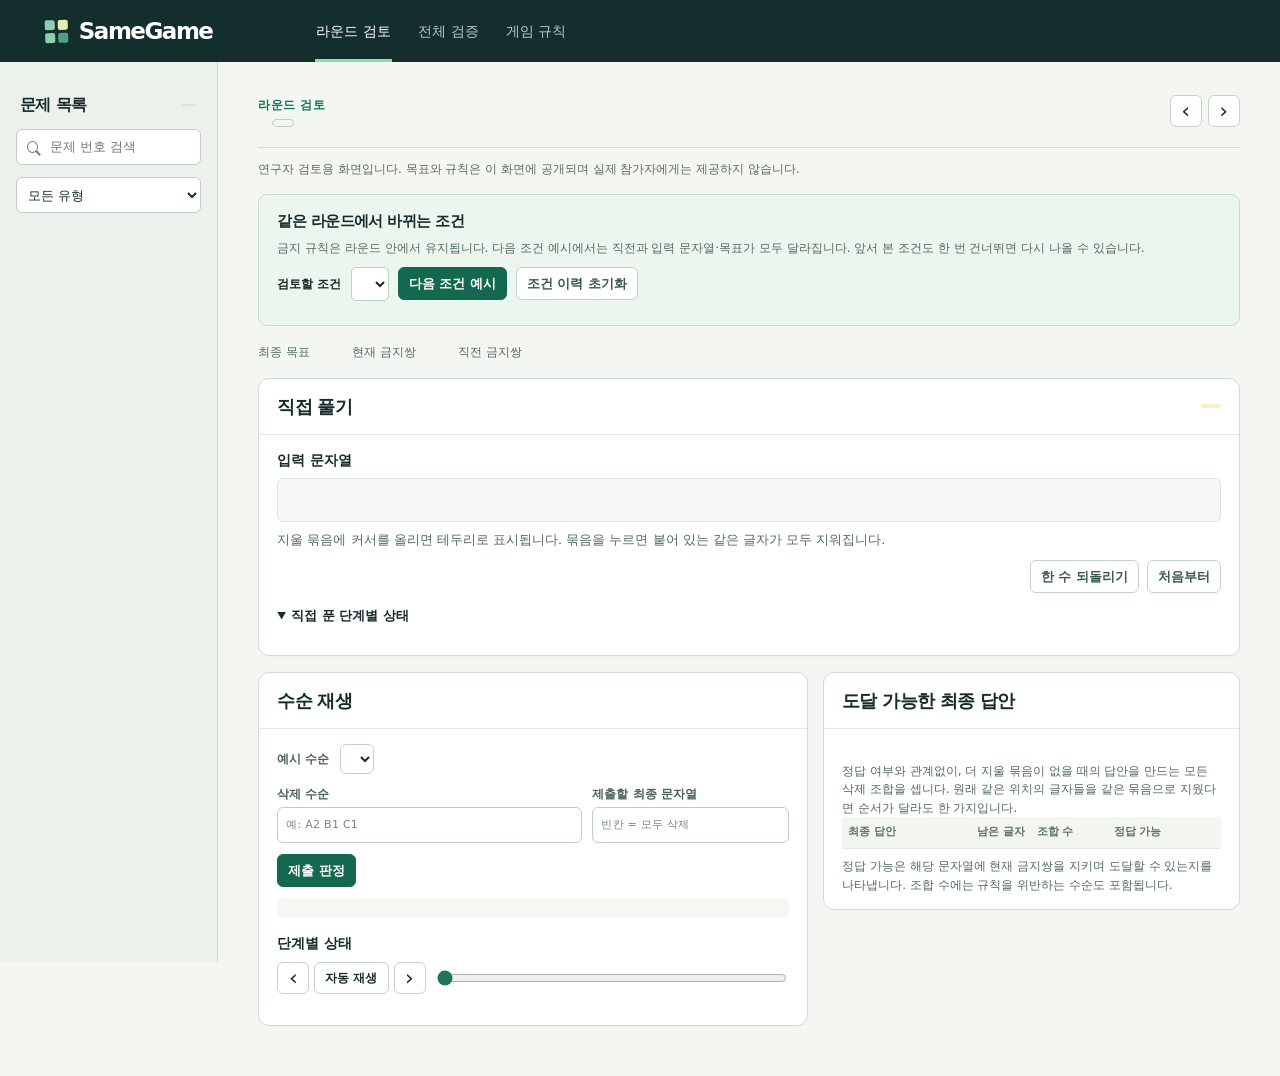
<file: SameGame/scripts/templates/review.html>
<!doctype html>
<html lang="ko">
<head>
<meta charset="utf-8">
<meta name="viewport" content="width=device-width,initial-scale=1">
<meta name="color-scheme" content="light">
<title>SameGame · 문제 검토</title>
<style>
:root{--ink:#172b2b;--muted:#526966;--line:#d1dcd6;--page:#f4f6f2;--white:#fff;--dark:#142e2e;--accent:#13775c;--light:#e7f4ec;--mono:"SFMono-Regular",Consolas,"Liberation Mono",monospace;--sans:Inter,"Apple SD Gothic Neo","Malgun Gothic",system-ui,sans-serif}
*{box-sizing:border-box}html{background:var(--page);color:var(--ink);font:15px/1.5 var(--sans);-webkit-font-smoothing:antialiased}body{margin:0}button,input,select{font:inherit;color:inherit}button,select{cursor:pointer}button{border:0;background:none}button:disabled{opacity:.4;cursor:default}button:focus-visible,a:focus-visible,input:focus-visible,select:focus-visible{outline:3px solid #008969;outline-offset:2px}h1,h2,h3,p,dl,dd{margin:0}h1{font-size:clamp(32px,3.3vw,46px);line-height:1.15;letter-spacing:-.055em;font-weight:730}h2{font-size:18px;letter-spacing:-.04em;font-weight:690}h3{font-size:14px}.mono,code{font-family:var(--mono);letter-spacing:.02em}.small,.subtle{color:var(--muted);font-size:12px}.sr{position:absolute;width:1px;height:1px;overflow:hidden;clip-path:inset(100%)}[hidden]{display:none!important}
.top{background:var(--dark);color:white;min-height:62px;display:flex;align-items:stretch;padding:0 clamp(18px,3.5vw,58px);gap:clamp(36px,8vw,130px)}.brand{display:flex;align-items:center;gap:11px;font-size:23px;letter-spacing:-.065em;font-weight:720}.mark{display:grid;grid-template-columns:repeat(2,10px);grid-template-rows:repeat(2,10px);gap:3px;transform:rotate(-2deg)}.mark i{background:#8bd0ac;border-radius:2px}.mark i:nth-child(2){background:#e3edb1}.mark i:nth-child(4){background:#529e84}.topnav{display:flex;gap:25px}.topnav button{color:#b5c9c2;padding:3px 1px 0;border-bottom:3px solid transparent;font-weight:560;font-size:14px}.topnav button[aria-current]{border-color:#8edbb1;color:#fff}
.layout{display:grid;grid-template-columns:218px minmax(0,1fr);max-width:1570px;margin:0 auto}.sidebar{background:#edf1eb;border-right:1px solid var(--line);padding:31px 16px;position:sticky;top:0;align-self:start;height:calc(100vh - 0px);max-height:100vh;display:flex;flex-direction:column;gap:12px}.sidehead{display:flex;justify-content:space-between;align-items:center;padding:0 4px}.sidehead h2{font-size:16px}.count{background:#dce5db;border-radius:20px;padding:1px 8px;font:11px/1.65 var(--mono);color:#355248}.search,.sidebar select,.presetrow select{border:1px solid #c2cfc7;border-radius:6px;background:var(--white);height:36px}.search{display:flex;align-items:center;gap:8px;padding:0 10px}.search input{border:0;background:none;width:100%;min-width:0;font-size:13px;outline-offset:1px}.glass{position:relative;width:12px;height:12px;border:1.7px solid #70857f;border-radius:50%;margin-right:2px}.glass:after{content:"";position:absolute;right:-4px;bottom:-2px;width:6px;height:2px;transform:rotate(47deg);background:#70857f}.sidebar select{padding:0 7px;font-size:13px;width:100%}.itemlist{overflow:auto;min-height:100px;scrollbar-width:thin;scrollbar-color:#c3d0c5 transparent;margin-top:2px;padding-right:3px}.itemlist button{width:100%;display:flex;justify-content:space-between;align-items:center;border-radius:5px;padding:9px 10px;text-align:left;min-height:36px;font:600 13px var(--mono);letter-spacing:.005em}.itemlist button:hover{background:#e1e9df}.itemlist button[aria-current]{background:#d3e9d9;color:#155a45}.itemlist .code-type{font:11px var(--sans);color:#52695e}.itemlist .empty{padding:8px;font-size:13px}.mobile-picker{display:none}
main{min-width:0;padding:33px clamp(22px,3.15vw,52px) 50px}.view{max-width:1290px;margin:auto}.view>h1{margin:6px 0 22px}.eyebrow{color:var(--accent);font-weight:730;font-size:12px;letter-spacing:.04em;margin-bottom:5px}.titleline,.titlerow,.problemnav,.cardhead,.resultline,.trace-head,.actions,.transport,.presetrow{display:flex;align-items:center}.titleline,.cardhead,.trace-head{justify-content:space-between}.titlerow{gap:14px}.titlerow h1{font-family:var(--mono);letter-spacing:-.075em}.type-label{border:1px solid #bdcfc2;color:#476352;border-radius:20px;font-size:12px;font-weight:600;padding:3px 10px}.problemnav{gap:6px}.iconbtn,.playbtn{background:#fff;border:1px solid #c6d3cb;height:32px;min-width:32px;display:inline-flex;align-items:center;justify-content:center;border-radius:6px}.iconbtn{font:22px/1 var(--sans)}.playbtn{font-weight:600;font-size:12px;padding:0 10px}.iconbtn:not(:disabled):hover,.playbtn:not(:disabled):hover,.ghost:hover{background:#edf5ef}
.rounds{display:grid;grid-template-columns:repeat(5,minmax(0,1fr));border-bottom:1px solid var(--line);margin-top:20px;gap:4px}.rounds button{padding:9px 6px;font-size:14px;font-weight:630;color:#586e67;border-bottom:3px solid transparent;white-space:nowrap;line-height:1.4}.rounds button[aria-pressed=true]{color:#096b50;border-bottom-color:#218461;background:#e6efe6;border-radius:5px 5px 0 0}.rounds button:hover{background:#eaf0e9}.conditions{display:flex;gap:34px;flex-wrap:wrap;margin:17px 0}.conditions>div{display:flex;gap:8px;align-items:center}.conditions span{color:var(--muted);font-size:12px}.conditions strong{font-size:14px;font-weight:650}.conditions .pair{font-family:var(--mono);font-weight:650;color:#8a4b2c}
.card{background:#fff;border:1px solid var(--line);border-radius:11px;overflow:hidden;box-shadow:0 1px 2px #20382b07;min-width:0}.cardhead{padding:14px 18px;gap:10px;border-bottom:1px solid #e3e9e3}.cardbody{padding:15px 18px}.verified{color:#196248;font-size:12px;font-weight:600;display:inline-flex;align-items:center;gap:6px}.verified:before{content:"✓";font-weight:760;background:#dff1e5;border-radius:50%;width:17px;height:17px;text-align:center;line-height:17px}.boardrows{display:grid;gap:7px;padding:12px 14px 7px}.boardrow{width:100%;background:#fbfcf9;border:1px solid #dae3da;display:grid;grid-template-columns:94px minmax(0,1fr);align-items:center;gap:10px;padding:10px 11px;border-radius:7px;text-align:left}.boardrow:hover{background:#f1f7f0}.boardrow[aria-pressed=true]{border-color:#5f977d;background:#eff7ef;box-shadow:inset 3px 0 #257c57}.boardlabel{display:flex;align-items:center;gap:6px;font-weight:650;font-size:13px}.boardlabel b{border-radius:4px;display:inline-grid;place-items:center;width:23px;height:23px;font:650 13px var(--mono);background:#dce5de;color:#3a5645}.boardrow[aria-pressed=true] .boardlabel b{background:#216a50;color:white}.ribbon{display:flex;flex-wrap:wrap;align-items:center;gap:3px;line-height:1;min-height:25px}.run{display:inline-block;font:650 15px/1.65 var(--mono);letter-spacing:.07em;padding:0 4px;color:var(--fg);background:var(--bg);border-radius:4px}.letterA{--fg:#1e634d;--bg:#ccebd9}.letterB{--fg:#804f13;--bg:#fae3ae}.letterC{--fg:#385a84;--bg:#dae7f8}.letterD{--fg:#804657;--bg:#f5d9de}.letterE{--fg:#605182;--bg:#e8dff6}.boundary{height:23px;width:12px;position:relative;flex:none}.boundary:after,.bd-icon:after{content:"";position:absolute;left:50%;top:0;height:100%;border-left:2px dashed #607367}.bd-icon{display:inline-block;width:11px;height:12px;position:relative;vertical-align:middle}.boardnote{font-size:12px;color:var(--muted);padding:2px 18px 12px}.boardnote span+span{margin-left:12px}.workgrid{display:grid;grid-template-columns:minmax(0,1.32fr) minmax(0,1fr);gap:15px;margin-top:16px;align-items:start}
.presetrow{gap:10px;margin-bottom:11px}.presetrow>label,.fields label{font-size:12px;color:#4a6159;font-weight:600}.presetrow select{height:30px;padding:1px 6px;font-size:12px;max-width:100%}.fields{display:grid;grid-template-columns:minmax(0,1.55fr) minmax(0,1fr);gap:10px}.fields label{display:grid;gap:4px}.fields input{border:1px solid #becec3;border-radius:6px;width:100%;height:36px;padding:0 8px;background:white;font-size:13px}.fields input::placeholder{font:11px var(--sans);color:#78857b}.actions{gap:7px;margin:11px 0}.primary,.ghost{border-radius:6px;padding:6px 10px;font-size:13px;font-weight:600}.primary{color:white;background:#14684f;border:1px solid #14684f}.primary:hover{background:#10533f}.ghost{border:1px solid #c3d1c7;background:white;color:#3a5a4b}.result{background:#f4f7f2;border-radius:6px;padding:9px 11px;font-size:12px}.resultline{gap:8px;flex-wrap:wrap}.resultline strong{font-size:13px;letter-spacing:-.02em}.correct{color:#086442}.incorrect{color:#94422d}.dirty{color:#85621d}.resultline span{color:#3f584c}.result #diagnosis{margin-top:2px;color:#4c5e55}.violbtn{background:#f9e5da;color:#8e452c;margin:3px 3px 0 0;border-radius:4px;min-width:23px;padding:1px 5px;font:12px/1.6 var(--mono)}.trace-head{margin:15px 0 7px}.trace-head span{font-size:12px;color:var(--muted)}.traceboard{background:#f7f8f5;border:1px solid #dce5dc;border-radius:6px;padding:8px;min-height:44px}.transport{gap:5px;margin-top:8px}.transport input{min-width:0;flex:1;accent-color:#217454;margin-left:6px}.small{margin-top:8px;line-height:1.55}.emptytape{color:#60746a;font-size:12px}.metrics{display:grid;grid-template-columns:1fr 1fr 1.3fr;gap:8px;padding-bottom:10px}.metrics>div{display:flex;flex-direction:column}.metrics strong{font:650 clamp(16px,1.5vw,23px)/1.2 var(--mono);letter-spacing:-.055em}.metrics span{font-size:11px;color:var(--muted);margin-top:4px}.answers,.sumtable{width:100%;border-collapse:collapse;font-size:13px}.answers th,.sumtable th{color:#5e7067;font-size:11px;font-weight:620;background:#f2f5f0}.answers th,.answers td,.sumtable th,.sumtable td{padding:7px 6px;text-align:left;border-bottom:1px solid #e2e9e3}.answers td:nth-child(2),.answers th:nth-child(2){text-align:right}.answers td:last-child{text-align:right}.answers td:nth-child(2),.sumtable td:not(:nth-child(2)){font-variant-numeric:tabular-nums}.answers button{color:#19694d;font-size:12px;font-weight:630;padding:3px 4px}.literal{white-space:pre;font-family:var(--mono);background:#ebf2ea;color:#203e30;border-radius:4px;padding:2px 5px}.summarytop{display:grid;grid-template-columns:repeat(3,1fr);gap:12px;margin:18px 0}.summarytop>div{border:1px solid var(--line);border-radius:9px;padding:15px 18px;background:white}.summarytop span{font-size:13px;color:var(--muted)}.summarytop strong{display:block;font:650 30px var(--mono);margin-top:7px}.view>.card+.card{margin-top:15px}.table-scroll{overflow:auto}.sumtable{min-width:485px}.sumtable td,.sumtable th{padding:9px}.checks>div{display:grid;grid-template-columns:minmax(140px,1fr) minmax(0,1.8fr);gap:15px;padding:8px 0;border-bottom:1px solid #e1e7e2}.checks>div:last-child{border:0}.checks dt{font-weight:620;font-size:13px}.checks dd{color:#4a6055;font-size:13px}.prose p{line-height:1.8;font-size:14px}.prose p+p{margin-top:8px}.prose code{background:#eef3ed;padding:1px 4px;border-radius:3px;white-space:pre}.subtle{white-space:nowrap}
@media(min-width:1600px){.sidebar{border-left:1px solid var(--line)}}
@media(max-width:1040px){.layout{grid-template-columns:177px minmax(0,1fr)}.sidebar{padding:25px 10px}main{padding:25px 18px}.cardhead{padding:13px}.cardbody{padding:12px}.workgrid{gap:10px}.run{font-size:13px}.boardrow{grid-template-columns:78px minmax(0,1fr)}.conditions{gap:20px}.conditions>div{gap:6px}.workgrid{grid-template-columns:minmax(0,1.25fr) minmax(0,1fr)}}
@media(max-width:800px){.layout{display:block}.sidebar{position:static;height:auto;padding:12px 16px;display:grid;grid-template-columns:1fr 1fr 1.1fr;gap:8px;border-right:0;border-bottom:1px solid var(--line)}.sidehead,.itemlist{display:none}.mobile-picker{display:block;font-size:0}.sidebar select,.search{height:34px}.sidebar .mobile-picker select{font-size:13px}.top{min-height:52px;justify-content:space-between;gap:16px}.brand{font-size:21px}.topnav{gap:16px}.topnav button{font-size:12px}.workgrid{grid-template-columns:1.2fr 1fr}}
@media(max-width:640px){main{padding:20px 12px 30px}.top{padding:0 14px}.topnav{gap:11px}.brand{font-size:19px;gap:7px}.mark{grid-template-columns:repeat(2,8px);grid-template-rows:repeat(2,8px);gap:2px}.sidebar{padding:10px 12px;grid-template-columns:1fr 1fr}.sidebar>.search{grid-column:1/-1}.rounds{margin-top:13px;gap:0}.rounds button{font-size:12px;padding:8px 2px}.conditions{gap:12px;margin:11px 0;justify-content:space-between}.conditions>div{display:grid;gap:0}.conditions span{font-size:11px}.conditions strong{font-size:13px}.titlerow{gap:8px}.type-label{font-size:10px;padding:2px 7px}.problemnav{gap:4px}.boardrows{padding:9px 8px 4px}.boardrow{grid-template-columns:1fr;gap:5px;padding:8px 9px}.boardnote{padding:2px 10px 8px;font-size:11px}.boardlabel b{width:19px;height:19px;font-size:11px}.boardlabel{font-size:12px}.ribbon{gap:2px}.run{font-size:13px;padding:0 3px}.workgrid{grid-template-columns:1fr;gap:12px;margin-top:12px}.cardhead h2{font-size:16px}.summarytop{gap:6px}.summarytop>div{padding:10px}.summarytop strong{font-size:23px}.checks>div{grid-template-columns:1fr;gap:2px}.fields input{font-size:16px}.subtle{font-size:11px}.boardnote span+span{margin-left:5px}}
@media(prefers-reduced-motion:reduce){*{scroll-behavior:auto!important}}

.sidebar>.search,.sidebar>select,.sidebar>.sidehead{flex-shrink:0}.next-run{outline:2px solid #476652;outline-offset:1px}.handplay{margin-top:14px;padding-top:10px;border-top:1px solid #dce4dc}.handplay summary{cursor:pointer;font-size:13px;font-weight:650;color:#1a654c}.handplay .traceboard{margin:8px 0}.handplay .actions{margin-bottom:0}

.puzzle-header,.manualbar,.hand-actions{display:flex;align-items:center;justify-content:space-between;gap:8px}.puzzle-header{margin-bottom:7px}.manualbar{margin-top:10px;flex-wrap:wrap}.hand-actions{justify-content:flex-start}.handstatus{color:#66551c;background:#fbefc9;border-radius:12px;padding:2px 10px;font-size:12px;font-weight:650}.handstatus.finished{color:#14583e;background:#d9efdf}.boardcard .traceboard{padding:9px 11px}.boardcard #original-box{margin-top:5px;display:flex;gap:8px;align-items:baseline;flex-wrap:wrap}.boardcard #original-box small{color:var(--muted)}.boardcard #original{white-space:pre-wrap;overflow-wrap:anywhere;font-size:12px}.boardcard #hand-finish{margin-top:8px}.boardcard .small{font-size:13px}@media(max-width:640px){.puzzle-header .subtle{white-space:normal}}

/* Every letter occupies one cell. The whole run is the click target. */
#hand-state { overflow-x: auto; overscroll-behavior-x: contain; }
.selectable-tape {
  gap: 8px 4px;
  flex-wrap: nowrap;
  align-items: center;
  min-height: 36px;
  padding: 2px;
}
.selectable-tape .run {
  display: inline-flex;
  flex: none;
  gap: 4px;
  padding: 0;
  border: 0;
  border-radius: 4px;
  background: transparent;
  line-height: 1;
}
.selectable-tape .tile {
  display: inline-grid;
  place-items: center;
  flex: 0 0 28px;
  width: 28px;
  height: 32px;
  border-radius: 4px;
  color: var(--fg);
  background: var(--bg);
  font: 650 16px/1 var(--mono);
  letter-spacing: 0;
}
.selectable-tape .boundary { height: 32px; }
.selectable-tape button.pick-run {
  outline: 1px solid transparent;
  outline-offset: 2px;
  touch-action: manipulation;
}
@media (hover: hover) {
  .selectable-tape button.pick-run:hover { outline-color: var(--fg); }
}
.selectable-tape button.pick-run:focus-visible {
  outline: 2px solid var(--fg);
  outline-offset: 2px;
}
.selectable-tape button.pick-run:active { outline-color: var(--fg); }
.hand-actions{margin-left:auto}#hand-log{overflow-wrap:anywhere}
.trace-list {
  display: grid;
  gap: 8px;
  list-style: none;
  margin: 10px 0 0;
  padding: 3px;
  max-height: min(70vh, 640px);
  overflow: auto;
  overscroll-behavior: contain;
  scrollbar-width: thin;
}
.trace-step {
  min-width: 0;
  padding: 10px;
  border: 1px solid var(--line);
  border-radius: 7px;
  background: #fbfcf9;
}
.trace-step.active { border-color: var(--accent); background: #eff7f2; }
.trace-step-head {
  display: flex;
  align-items: baseline;
  justify-content: space-between;
  flex-wrap: wrap;
  gap: 4px 10px;
  margin-bottom: 7px;
}
.trace-select {
  padding: 2px 0;
  font-size: 12px;
  font-weight: 650;
  text-align: left;
}
.trace-select:hover { text-decoration: underline; }
.trace-count, .trace-status { font-size: 12px; }
.trace-count { color: var(--muted); }
.trace-status { margin-top: 6px; color: var(--muted); }
.trace-status.warning { color: #914728; }
.trace-step .ribbon { min-width: 0; }

.case-controls{margin-top:16px;padding:15px 18px;background:#edf5ef;border:1px solid #c5d9cd;border-radius:9px}.case-controls h2{font-size:15px}.case-controls p{font-size:12px;color:var(--muted);margin:6px 0 10px}.case-picker{display:flex;gap:9px;align-items:center;flex-wrap:wrap}.case-picker select{min-height:34px;border:1px solid #bdd0c3;border-radius:5px;background:white;padding:3px 8px;max-width:100%}.case-picker label{font-size:12px;font-weight:650}.condition-history{font:12px/1.6 var(--mono);margin-top:9px;overflow-wrap:anywhere;color:#3f6352}.case-coverage{font-size:12px;color:#496454;margin-top:5px}.research-note{font-size:12px;color:#5b6b61;margin-top:12px}.hand-history{margin-top:13px}.hand-history summary{cursor:pointer;font-size:13px;font-weight:650}.hand-history .trace-list{max-height:360px;margin-top:8px}.hand-history .trace-step-head strong{font-size:12px}.report-link{font-size:13px;color:var(--accent)}
</style>
</head>
<body>
<header class="top">
  <div class="brand"><span class="mark" aria-hidden="true"><i></i><i></i><i></i><i></i></span>SameGame</div>
  <nav class="topnav" aria-label="검토 메뉴">
    <button type="button" data-view="review" aria-current="page">라운드 검토</button>
    <button type="button" data-view="summary">전체 검증</button>
    <button type="button" data-view="rules">게임 규칙</button>
  </nav>
</header>
<div class="layout">
<aside class="sidebar" aria-label="문제 탐색">
  <div class="sidehead"><h2>문제 목록</h2><span id="list-size" class="count"></span></div>
  <label class="search"><span class="glass" aria-hidden="true"></span><input id="search" aria-label="문제 번호 검색" placeholder="문제 번호 검색" type="search"></label>
  <select id="family" aria-label="문제 유형 필터"><option value="">모든 유형</option><option value="different_letter">서로 다른 글자 금지</option><option value="same_letter">같은 글자 연속 금지</option></select>
  <label class="mobile-picker">문제 선택 <select id="mobile-items"></select></label>
  <div class="itemlist" id="itemlist" aria-label="문제 선택"></div>
</aside>
<main>
<section id="view-review" class="view">
  <div class="titleline"><div><div class="eyebrow" id="dataset-label">라운드 검토</div><div class="titlerow"><h1 id="item-title"></h1><span id="type-label" class="type-label"></span></div></div>
  <div class="problemnav"><button class="iconbtn" id="prev-item" aria-label="이전 문제">‹</button><button class="iconbtn" id="next-item" aria-label="다음 문제">›</button></div></div>
  <div class="rounds" id="rounds" role="group" aria-label="라운드 선택"></div>
  <p class="research-note">연구자 검토용 화면입니다. 목표와 규칙은 이 화면에 공개되며 실제 참가자에게는 제공하지 않습니다.</p>
  <section class="case-controls" aria-label="시도별 조건 선택">
    <h2>같은 라운드에서 바뀌는 조건</h2>
    <p>금지 규칙은 라운드 안에서 유지됩니다. 다음 조건 예시에서는 직전과 입력 문자열·목표가 모두 달라집니다. 앞서 본 조건도 한 번 건너뛰면 다시 나올 수 있습니다.</p>
    <div class="case-picker"><label for="case-select">검토할 조건</label><select id="case-select"></select><button id="next-case" class="primary" type="button">다음 조건 예시</button><button id="reset-cases" class="ghost" type="button">조건 이력 초기화</button></div>
    <div id="case-coverage" class="case-coverage"></div>
    <div id="case-diagnostics" class="case-coverage" hidden></div>
    <div id="condition-history" class="condition-history" aria-live="polite"></div>
  </section>
  <div class="conditions">
    <div><span>최종 목표</span><strong id="goal"></strong></div>
    <div><span>현재 금지쌍</span><strong id="rule"></strong></div>
    <div><span>직전 금지쌍</span><strong id="oldrule"></strong></div>
  </div>
  <section class="card boardcard" aria-label="직접 풀기">
    <div class="cardhead"><h2>직접 풀기</h2><span id="hand-status" class="handstatus" aria-live="polite"></span></div>
    <div class="cardbody"><div class="puzzle-header"><h3 id="hand-title">입력 문자열</h3><span id="board-note" class="subtle"></span></div>
      <div id="hand-state" class="traceboard" tabindex="-1"></div>
      <div id="original-box" hidden><small>처음 문자열</small><code id="original"></code></div>
      <p class="small">지울 묶음에 커서를 올리면 테두리로 표시됩니다. 묶음을 누르면 붙어 있는 같은 글자가 모두 지워집니다.</p>
      <div class="manualbar">
        <div class="hand-actions"><button id="hand-undo" class="ghost" type="button">한 수 되돌리기</button><button id="hand-reset" class="ghost" type="button">처음부터</button></div></div>
      <p id="hand-log" class="small" aria-live="polite"></p>
      <div id="hand-finish" hidden><button id="hand-apply" class="primary" type="button">완주 수순 판정</button></div>
      <details class="hand-history" open><summary>직접 푼 단계별 상태</summary><ol id="hand-trace" class="trace-list" aria-label="직접 선택한 묶음의 수직 이력"></ol></details>
    </div>
  </section>
  <div class="workgrid">
    <section class="card replaycard">
      <div class="cardhead"><h2>수순 재생</h2></div>
      <div class="cardbody">
        <div class="presetrow"><label for="presets">예시 수순</label><select id="presets"></select></div>
        <form id="submission" autocomplete="off">
          <div class="fields"><label>삭제 수순<input class="mono" id="moves" placeholder="예: A2 B1 C1" spellcheck="false" autocapitalize="characters" required></label>
          <label>제출할 최종 문자열<input class="mono" id="answer" placeholder="빈칸 = 모두 삭제" spellcheck="false" autocapitalize="characters"></label></div>
          <div class="actions"><button class="primary" type="submit">제출 판정</button><button class="ghost" type="button" id="continue-plan" hidden>이 수순에서 이어서 지우기</button></div>
        </form>
        <section class="result" aria-label="제출 판정"><div class="resultline"><strong id="feedback"></strong><span id="actual-final"></span></div><div id="diagnosis" aria-live="polite"></div><div id="violations"></div></section>
        <div class="trace-head"><h3>단계별 상태</h3><span id="step-caption" class="mono"></span></div>
        <div class="transport"><button type="button" class="iconbtn" id="back" aria-label="이전 행동">‹</button><button type="button" class="playbtn" id="play">자동 재생</button><button type="button" class="iconbtn" id="forward" aria-label="다음 행동">›</button><input id="scrub" type="range" min="0" max="0" value="0" aria-label="재생 단계"></div>
        <p class="small" id="step-explanation" aria-live="polite"></p>
        <ol id="trace-board" class="trace-list" aria-label="처음부터 끝까지의 삭제 과정"></ol>
      </div>
    </section>
    <section class="card answerscard">
      <div class="cardhead"><h2>도달 가능한 최종 답안</h2></div>
      <div class="cardbody"><div class="metrics" id="answer-metrics"></div>
        <p class="small">정답 여부와 관계없이, 더 지울 묶음이 없을 때의 답안을 만드는 모든 삭제 조합을 셉니다. 원래 같은 위치의 글자들을 같은 묶음으로 지웠다면 순서가 달라도 한 가지입니다.</p>
        <table class="answers"><thead><tr><th>최종 답안</th><th>남은 글자</th><th>조합 수</th><th>정답 가능</th><th><span class="sr">예시 재생</span></th></tr></thead><tbody id="answer-list"></tbody></table>
        <p class="small">정답 가능은 해당 문자열에 현재 금지쌍을 지키며 도달할 수 있는지를 나타냅니다. 조합 수에는 규칙을 위반하는 수순도 포함됩니다.</p>

      </div>
    </section>
  </div>
</section>
<section id="view-summary" class="view" hidden>
  <div class="eyebrow">데이터셋</div><h1>전체 검증</h1>
  <div id="summary-top" class="summarytop"></div>
  <section class="card"><div class="cardhead"><h2>목표별 도달 가능한 조합</h2></div><div class="cardbody">
    <div class="table-scroll"><table class="sumtable"><thead><tr><th>목표</th><th>조건 수</th><th>도달 가능한 최종 조합 수</th><th>목표 글자 수에 맞는 조합</th><th>최종 답안 종류</th></tr></thead><tbody id="sum-rows"></tbody></table></div>
    <p class="small">범위는 같은 목표를 가진 조건의 최솟값과 최댓값입니다. 목표 글자 수에 맞는 조합에는 금지쌍을 위반해야만 도달하는 경우도 포함합니다.</p>
  </div></section>
  <section class="card"><div class="cardhead"><h2>완주 및 규칙 전환</h2></div><div class="cardbody"><dl id="summary-checks" class="checks"></dl></div></section>
  <p class="small" id="snapshot"></p><p><a id="report-link" class="report-link" hidden>생성 검증 보고서(JSON) 열기</a></p>
</section>
<section id="view-rules" class="view" hidden>
  <div class="eyebrow">평가 방식</div><h1>게임 규칙</h1>
  <section class="card"><div class="cardhead"><h2>문자열 삭제</h2></div><div class="cardbody prose">
    <p>같은 글자가 두 개 이상 붙은 묶음 중 원하는 하나를 골라 통째로 지웁니다. 예를 들어 <code>AABBAAAC</code>에서 <code>A1</code>을 누르면 <code>BBAAAC</code>, <code>A2</code>를 누르면 <code>AABBC</code>가 됩니다. 두 A 묶음 사이의 <code>BB</code>도 따로 고를 수 있습니다. <code>AAA</code>를 한 번 선택하면 세 글자가 모두 사라집니다. 새로 붙은 묶음은 다음 행동에서 선택해야 지워집니다.</p>
    <p><code>ABBA</code>에서 B를 지우면 <code>AA</code>가 됩니다. <code>ABB A</code>에서 B를 지우면 <code>A A</code>가 됩니다. 공백은 영구 경계이며 글자 수에서만 제외합니다.</p>
    <p>같은 구간에서 지울 수 있는 묶음이 하나도 없을 때 끝납니다. 그때 남은 글자 수가 목표인 0·1·2·3글자 중 해당 값과 일치해야 합니다. <code>A A</code>는 2글자, <code>AB A</code>는 3글자로 인정합니다. <code>AA</code>와 <code>AA B</code>에서는 A를 더 지워야 합니다.</p>
  </div></section>
  <section class="card"><div class="cardhead"><h2>금지쌍과 피드백</h2></div><div class="cardbody prose">
    <p><code>AC</code>는 A를 지운 직후 C를 지우는 행동을 금지합니다. <code>BB</code>는 B를 두 번 연속 선택하는 행동을 금지합니다. 금지쌍은 묶음 번호와 관계없이 선택한 글자로 판정합니다. 위반한 선택도 해당 묶음이 있으면 그대로 지우고 위반 위치를 기록합니다. 예를 들어 <code>ABBAC</code>에서 B를 지우면 <code>AAC</code>입니다. 목표가 3이어도 계속하며, B 직후 A가 금지되어 있어도 A를 선택하면 <code>C</code>까지 진행합니다.</p>
    <p>참가자 피드백에는 최초 위반 위치 하나만 표시합니다. 예: <code>Rule violation: move 3.</code> 이 연구자 검토 화면의 위반 위치 목록과 재생 기록에는 모든 위반을 표시합니다.</p>
    <dl class="checks"><div><dt>Correct</dt><dd>제출한 수순이 목표와 최종 문자열을 충족하고 금지쌍을 지켰습니다.</dd></div><div><dt>Incorrect, but no rule violation</dt><dd>성공 요건을 충족하지 못했고 식별된 금지쌍 위반이 없습니다.</dd></div><div><dt>Incorrect, also rule violation</dt><dd>금지쌍 위반이 있고 목표·제출 답의 일치를 확인하지 못했습니다.</dd></div><div><dt>Correct, but rule violation</dt><dd>목표와 제출 답이 일치하지만 금지쌍을 위반했습니다.</dd></div></dl>
  </div></section>
  <section class="card"><div class="cardhead"><h2>라운드와 지속 오류</h2></div><div class="cardbody prose">
    <p>같은 라운드에서도 시도마다 입력 문자열과 목표가 바뀌고 금지쌍은 유지됩니다. 직전 시도와 동일한 문자열이나 동일한 목표는 연속해서 선택하지 않습니다. 비연속 재사용은 허용합니다. 새 라운드에 들어가면 금지쌍도 바뀝니다. 현재 목표와 금지쌍은 실제 참가자에게 공개하지 않습니다.</p>
    <p>2라운드부터는 현재 문자열에서 끝까지 실행한 응답이 직전 금지쌍을 지키면서 현재 문제에서는 오답이면 지속 오류로 셉니다. 현재 금지쌍 위반뿐 아니라 목표 글자 수 불일치도 포함합니다. 형식 오류, 실행 불가능한 행동, 미완료 수순, 제출한 최종 문자열의 불일치는 제외합니다. 현재 정답은 직전 금지쌍 위반 여부와 관계없이 지속 오류가 아닙니다.</p>
    <p>이 검토판은 한 제출의 정오답과 지속 오류 해당 여부를 보여줍니다. 여러 시도의 PER·MPE를 집계하거나 모델 실험을 실행하지 않습니다. 직전 규칙은 직전 시도의 조건이 아니라 직전 라운드의 금지쌍을 뜻합니다.</p>
  </div></section>
</section>
</main></div>
<noscript>이 파일의 검토 기능을 사용하려면 브라우저의 JavaScript를 켜 주세요.</noscript>
<script id="data" type="application/json">__DATA__</script>
<script>
'use strict';
// Ordinals are assigned afresh in the current string. A boundary interrupts a
// run, but the ordinal counter for each letter spans the whole string.
__SCORING_JAVASCRIPT__
const dataset = JSON.parse(document.getElementById('data').textContent);
document.title = 'SameGame · '+dataset.label;
document.getElementById('dataset-label').textContent = dataset.label+' · 첫 위치 피드백';
const $ = id => document.getElementById(id);
const number = n => n.toLocaleString('ko-KR');
const typeName = k => k === 'different_letter' ? '서로 다른 글자 금지' : '같은 글자 연속 금지';
const exampleNames = {correct:'대표 정답',previousOnly:'지속 오류 예시',generalError:'일반 오답 예시',currentOnly:'정답 · 직전 규칙 위반',both:'정답 · 두 규칙 모두 준수'};
const ruleNames = {current_only:'지속 오류 아님 · 현재 정답, 직전 규칙 위반',both:'지속 오류 아님 · 현재 정답, 두 규칙 모두 준수',persistent_error:'지속 오류 해당 · 직전 규칙 준수, 현재 오답',general_error:'지속 오류 아님 · 직전 규칙 위반, 현재 오답',ineligible:'지속 오류 판정 제외 · 완주 수순과 일치하는 최종 답안이 필요합니다'};
const explanations = {
  invalid_format:'삭제 수순을 A2 B1처럼 공백으로 구분해 입력하세요.',
  no_removable_run:'선택한 번호의 묶음이 현재 문자열에 없습니다.',
  target_overshot:'남은 글자 수가 목표보다 적습니다.',target_not_reached:'남은 글자 수가 목표보다 많습니다.',
  incomplete_plan:'묶음이 남아 있어 수순이 미완료입니다.',
  final_mismatch:'신고한 문자열이 수순을 재생한 결과와 다릅니다.'
};
const drafts = new Map();
const handPlans = new Map();
let itemIndex = 0, roundIndex = 0, caseIndex = 0, view = 'review';
const conditionHistory = new Map();
let result = null, cursor = 0, timer = null, dirty = false;
const item = () => dataset.items[itemIndex];
const activeRound = () => item().rounds[roundIndex];
const round = () => activeRound().cases[caseIndex];
const roundId = () => item().id + ':' + roundIndex;
const draftId = () => roundId() + ':' + round().id;
const draft = () => {
  const id = draftId();
  if (!drafts.has(id)) {
    const ex = round().examples.correct;
    drafts.set(id,{moves:ex.moves,answer:ex.answer,preset:'correct'});
  }
  return drafts.get(id);
};
function el(tag, cls, text) {
  const node = document.createElement(tag);
  if (cls) node.className = cls;
  if (text !== undefined) node.textContent = text;
  return node;
}
function option(value,text){ const opt=el('option','',text); opt.value=value; return opt; }
function btn(text,cls,fn){ const b=el('button',cls,text); b.type='button';b.addEventListener('click',fn);return b; }
function literal(s){return el('span','literal',s === '' ? '∅' : s);}
function visibleFinal(s){return s === '' ? '빈 문자열 (∅)' : s;}
function ruleText(r){return r[0]+' → '+r[1];}
function countLetters(s){return s.replaceAll(' ','').length;}
function ribbon(text, highlight = null, chooseRun = null) {
  const row = el('div', chooseRun ? 'ribbon selectable-tape' : 'ribbon');
  row.setAttribute('role', chooseRun ? 'group' : 'img');
  row.setAttribute('aria-label', chooseRun ? '문자열에서 지울 묶음 선택' : '문자열 '+(text.trim()||'비어 있음'));
  for (const {chars, start, token} of groupsOnTape(text)) {
    if (chars === ' ') {
      const bar = el('span','boundary');
      bar.title = '공백 · 영구 경계'; bar.setAttribute('aria-label','공백 경계');
      row.append(bar);
      continue;
    }
    let block;
    if (chooseRun && token) {
      block = btn(chars, 'run pick-run letter'+chars[0], event => chooseRun(token, start, event.detail === 0));
      block.dataset.move = token;
      block.dataset.start = start;
      block.title = token+' · '+chars+' 전체 삭제';
      block.setAttribute('aria-label', token+' 묶음 지우기 ('+chars+', '+chars.length+'글자)');
    } else {
      block = el('span','run letter'+chars[0],chars);
      if (!chooseRun) block.setAttribute('aria-hidden','true');
    }
    if (chooseRun) {
      block.replaceChildren(...Array.from(chars, letter => el('span', 'tile', letter)));
    }
    if (start === highlight) block.classList.add('next-run');
    row.append(block);
  }
  if (!countLetters(text)) row.append(el('span','emptytape','빈 문자열 · 0글자'));
  return row;
}
function stopPlay(){if(timer!==null){clearInterval(timer);timer=null;} $('play').textContent='자동 재생';}
function filtered(){
  const query=$('search').value.trim().toUpperCase(); const kind=$('family').value;
  return dataset.items.map((v,i)=>({v,i})).filter(({v})=>(!kind||v.type===kind)&&v.id.includes(query));
}
function renderNav(scroll=false) {
  const list=$('itemlist'), mobile=$('mobile-items'), filteredItems=filtered();list.replaceChildren();mobile.replaceChildren();
  $('list-size').textContent=number(filteredItems.length);
  for(const {v,i} of filteredItems){
    const b=btn('','',()=>chooseItem(i));
    b.append(el('span','',v.id),el('span','code-type',v.type==='different_letter'?'서로 다른 글자':'같은 글자'));
    if(i===itemIndex)b.setAttribute('aria-current','true');
    list.append(b);mobile.append(option(String(i),v.id));
  }
  if(!filteredItems.length){
    list.append(el('p','empty','일치하는 문제가 없습니다.'));
    mobile.append(option('','검색 결과 없음'));mobile.disabled=true;
  }else{mobile.disabled=false;mobile.value=String(itemIndex);}
  const at=filteredItems.findIndex(({i})=>i===itemIndex);
  $('prev-item').disabled=at<=0;$('next-item').disabled=at<0||at>=filteredItems.length-1;
  if(scroll&&at>=0){
    const active=list.children[at];
    if(active.offsetTop<list.scrollTop||active.getBoundingClientRect().bottom>list.getBoundingClientRect().bottom){
      list.scrollTop+=active.getBoundingClientRect().top-list.getBoundingClientRect().top-list.clientHeight/3;
    }
  }
}
function selectView(next){
  stopPlay();view=next;
  for(const name of ['review','summary','rules']) $('view-'+name).hidden=name!==next;
  for(const b of document.querySelectorAll('[data-view]')){
    if(b.dataset.view===next)b.setAttribute('aria-current','page');else b.removeAttribute('aria-current');
  }
}
function chooseItem(i){
  if(i<0||i>=dataset.items.length)return;
  itemIndex=i;roundIndex=0;caseIndex=0;conditionHistory.delete(roundId());selectView('review');renderNav(true);renderReview();
}
function changeRound(i){
  roundIndex=i;caseIndex=0;conditionHistory.delete(roundId());renderReview();
}
function saveLocation(){
  try{history.replaceState(null,'','#'+encodeURIComponent(item().id)+'/'+(roundIndex+1)+'/'+encodeURIComponent(round().id));}catch{}
}
function eligibleCaseIndices(cases, currentIndex) {
  const previous=cases[currentIndex];
  return cases.map((value,index)=>({value,index})).filter(({value})=>value.input!==previous.input&&value.target!==previous.target).map(({index})=>index);
}
function nextCaseIndex(cases, currentIndex, draw=Math.random) {
  const eligible=eligibleCaseIndices(cases,currentIndex);
  return eligible.length?eligible[Math.min(eligible.length-1,Math.floor(draw()*eligible.length))]:null;
}
function chooseCase(index, extendHistory=false) {
  if(index<0||index>=activeRound().cases.length)return;
  const history=conditionHistory.get(roundId())||[caseIndex];
  caseIndex=index;
  conditionHistory.set(roundId(),extendHistory?[...history,index]:[index]);
  if(extendHistory){handPlans.delete(draftId());drafts.delete(draftId());}
  renderReview();
}
function renderCaseControls() {
  const cases=activeRound().cases, selector=$('case-select');
  selector.replaceChildren(...cases.map((entry,index)=>option(String(index),entry.id+' · 목표 '+entry.target+'글자 · '+countLetters(entry.input)+'글자 입력'+(entry.input.includes(' ')?' · 공백':''))));
  selector.value=String(caseIndex);
  const counts=[0,1,2,3].map(target=>target+'글자 목표 '+cases.filter(x=>x.target===target).length+'개');
  $('case-coverage').textContent='이 라운드 '+cases.length+'개 조건 · '+counts.join(' / ');
  const certificate=round().certificate, diagnostic=$('case-diagnostics');
  diagnostic.hidden=!certificate;
  if(certificate){
    const labels={shortest_success_moves:'최단 정답 수순',longest_success_moves:'최장 정답 수순',minimum_merged_deletions:'필수 병합 삭제',minimum_singleton_merge_deletions:'필수 단독 문자 병합',initial_choices:'처음 선택 가능 묶음',successful_letter_multisets:'정답 문자 구성'};
    diagnostic.textContent='생성 검증: '+Object.entries(labels).filter(([key])=>certificate[key]!==undefined).map(([key,label])=>label+' '+certificate[key]).join(' · ');
  }
  if(!conditionHistory.has(roundId()))conditionHistory.set(roundId(),[caseIndex]);
  const history=conditionHistory.get(roundId());
  $('condition-history').textContent='조건 미리보기 이력: '+history.map(index=>cases[index].id+' (목표 '+cases[index].target+')').join(' → ');
  $('next-case').disabled=eligibleCaseIndices(cases,caseIndex).length===0;
}
function renderReview(){
  stopPlay();const r=round();
  $('item-title').textContent=item().id;$('type-label').textContent=typeName(item().type);
  $('rounds').replaceChildren(...item().rounds.map((entry,i)=>{
    const b=btn('라운드 '+entry.round,'',()=>changeRound(i));b.setAttribute('aria-pressed',String(i===roundIndex));
    b.title=ruleText(entry.forbidden)+' 금지 · '+entry.cases.length+'개 조건';return b;
  }));
  renderCaseControls();
  $('goal').textContent=r.target===0?'모두 삭제':r.target+'글자 남기기';
  $('rule').textContent=ruleText(r.forbidden);$('rule').className='pair';
  $('oldrule').textContent=roundIndex?ruleText(item().rounds[roundIndex-1].forbidden):'없음';
  $('oldrule').className=roundIndex?'mono':'';
  $('board-note').textContent=r.input.includes(' ')?'점선은 공백 경계입니다.':'공백 경계 없음';
  const d=draft(), presets=$('presets');presets.replaceChildren();
  for(const [k,name] of Object.entries(exampleNames)){
    if(round().examples[k])presets.append(option(k,name));
  }
  presets.append(option('manual','직접 입력 / 선택한 수순'));
  presets.value=d.preset;$('moves').value=d.moves;$('answer').value=d.answer;
  renderAnswers();renderHand();runFromForm();saveLocation();
}
function setPlan(moves,answer,preset='manual'){
  const d=draft();Object.assign(d,{moves,answer,preset});$('moves').value=moves;$('answer').value=answer;$('presets').value=preset;runFromForm();
}
function outcomeTotals(board) {
  let total = 0, atTarget = 0;
  for (const outcome of board.outcomes) {
    total += outcome.groups;
    if (countLetters(outcome.text) === board.target) atTarget += outcome.groups;
  }
  return {total, atTarget, strings: board.outcomes.length};
}
function renderAnswers(){
  const b=round(), counts=outcomeTotals(b), metrics=$('answer-metrics');
  metrics.replaceChildren(...[[counts.total,'도달 가능한 최종 조합 수'],[counts.atTarget,'목표 글자 수에 맞는 조합'],[counts.strings,'최종 답안 종류']].map(([v,label])=>{
    const n=el('div');n.append(el('strong','',number(v)),el('span','',label));return n;
  }));
  const tbody=$('answer-list');tbody.replaceChildren();
  for(const f of b.outcomes){
    const row=el('tr'), t=el('td');t.append(literal(f.text));
    if(f.text==='') t.append(el('span','small',' 빈 문자열'));
    const remaining=countLetters(f.text);
    const action=el('td'),button=btn('재생 ↗','',()=>setPlan(f.moves,f.text));
    button.setAttribute('aria-label',visibleFinal(f.text)+' 완주 예시 재생');action.append(button);
    row.append(t,el('td','',remaining+(remaining===b.target?' (목표)':'')),el('td','mono',number(f.groups)),el('td',f.correct?'correct':'subtle',f.correct?'가능':'불가'),action);tbody.append(row);
  }
}
function runFromForm(){
  stopPlay();dirty=false;const r=round(),d=draft();
  d.moves=$('moves').value;d.answer=$('answer').value;
  result=inspectorReplay(round().input,r.target,r.forbidden,roundIndex?item().rounds[roundIndex-1].forbidden:null,d.moves,d.answer);
  cursor=0;renderFeedback();renderStep({rebuild:true});
}
function renderFeedback(){
  const f=$('feedback'),actual=$('actual-final'),diag=$('diagnosis'),viol=$('violations');
  actual.replaceChildren();diag.replaceChildren();viol.replaceChildren();
  $('continue-plan').hidden=dirty||!result.validFormat||result.failedStep!==null||result.completed;
  if(dirty){f.textContent='판정 대기';f.className='dirty';diag.textContent='수정한 응답을 판정하면 재생할 수 있습니다.';return;}
  f.textContent=result.feedback;f.className=result.feedback==='Correct'?'correct':'incorrect';
  if(result.finalState!==null){actual.append(document.createTextNode(result.failedStep?'중단 상태 ':result.completed?'최종 상태 ':'미완료 상태 '),literal(result.finalState));}
  const details=[];
  if(roundIndex===0)details.push('R1 · 지속 오류 판정 제외.');
  if(result.validFormat&&!result.failedStep&&!result.completed)details.push('계속 지울 수 있는 묶음 '+result.remainingChoices.join(', ')+'.');
  if(result.failedStep!==null) details.push(result.failedStep+'번째 행동에서 중단.');
  if(explanations[result.reason]) details.push(explanations[result.reason]);
  if(result.finalMatches===false&&result.reason!=='final_mismatch')details.push('제출한 최종 문자열과 실제 결과가 다릅니다.');
  if(result.ruleOutcome)details.push(ruleNames[result.ruleOutcome]+'.');
  else if(result.feedback==='Correct')details.push('목표와 현재 금지쌍을 충족했습니다.');
  diag.textContent=details.join(' ');
  if(result.violationSteps.length){
    viol.append(document.createTextNode('위반 위치 '));
    for(const at of result.violationSteps){const b=btn(String(at),'violbtn',()=>jump(at));b.title=at+'번째 행동 보기';viol.append(b);}
  }
}
function jump(n){stopPlay();cursor=Math.max(0,Math.min(n,result.states.length-1));renderStep({reveal:true});}
function traceRow(state, index) {
  const row = el('li', 'trace-step');
  const heading = el('div', 'trace-step-head');
  let label = '시작 문자열';
  if (index > 0) {
    label = index+'번째 · '+state.action;
    label += state.executed ? ' · '+state.removedLength+'글자 삭제' : ' · 선택 실패';
  }
  const select = btn(label, 'trace-select', () => jump(index));
  heading.append(select, el('span', 'trace-count', countLetters(state.text)+'글자 남음'));
  const next = result.states[index+1];
  row.append(heading, ribbon(state.text, next?.executed ? next.removedStart : null));
  const statuses = [];
  if (state.violation) statuses.push('금지쌍 위반');
  if (index > 0 && !state.executed) statuses.push('해당 묶음이 없어 이 단계에서 중단');
  if (index === result.states.length-1 && result.completed) statuses.push('지울 묶음 없음 · 완주');
  if (statuses.length) {
    const warning = state.violation || (index > 0 && !state.executed);
    row.append(el('p', warning ? 'trace-status warning' : 'trace-status', statuses.join(' · ')));
  }
  return row;
}
function renderStep({rebuild=false, reveal=false}={}){
  const panel=$('trace-board'), note=$('step-explanation'), range=$('scrub');
  const max=result.states.length-1;
  if(dirty){
    panel.replaceChildren(el('li','emptytape','수정한 수순의 판정을 기다리고 있습니다.'));
    $('step-caption').textContent='—';note.textContent='';range.max='0';range.value='0';
  }else{
    if (rebuild) {
      panel.replaceChildren(...result.states.map(traceRow));
      panel.scrollTop = 0;
    }
    for (const [index, row] of [...panel.children].entries()) {
      const active = index === cursor;
      row.classList.toggle('active', active);
      const button = row.querySelector('.trace-select');
      if (active) button.setAttribute('aria-current', 'step');
      else button.removeAttribute('aria-current');
    }
    if (reveal) {
      const active = panel.children[cursor];
      const box = panel.getBoundingClientRect(), step = active.getBoundingClientRect();
      if (step.top < box.top) panel.scrollTop += step.top-box.top-3;
      else if (step.bottom > box.bottom) panel.scrollTop += step.bottom-box.bottom+3;
    }
    const s=result.states[cursor],next=result.states[cursor+1];
    $('step-caption').textContent=cursor+' / '+max;range.max=max;range.value=cursor;
    if(cursor===0) note.textContent='제출 전 상태 · '+countLetters(s.text)+'글자';
    else if(!s.executed)note.textContent=cursor+'번째 · '+s.action+' 선택 · 지울 수 있는 묶음 없음'+(s.violation?' · 금지쌍 위반':'');
    else note.textContent=cursor+'번째 · '+s.action+' 묶음 '+s.removedLength+'글자 삭제 · '+countLetters(s.text)+'글자 남음'+(s.violation?' · 금지쌍 위반':'');
    if(next?.executed)note.textContent+=' · 다음 삭제: '+next.action+' × '+next.removedLength+' (테두리)';
  }
  $('back').disabled=dirty||cursor===0;$('forward').disabled=dirty||cursor>=max;
  range.disabled=dirty||max===0;$('play').disabled=dirty||max===0;
}
function mutated(){
  stopPlay();dirty=true;
  Object.assign(draft(),{moves:$('moves').value,answer:$('answer').value,preset:'manual'});
  $('presets').value='manual';renderFeedback();renderStep();
}
function renderHand(){
  const id=draftId(), plan=handPlans.get(id)||[], moves=plan.join(' '), r=round();
  const play=inspectorReplay(r.input,r.target,r.forbidden,roundIndex?item().rounds[roundIndex-1].forbidden:null,moves,'');
  const text=play.states[play.states.length-1].text;
  const available=groupsOnTape(text).filter(run=>run.token), complete=available.length===0;
  $('hand-title').textContent=moves?'현재 문자열':'입력 문자열';
  $('hand-status').textContent=complete?'삭제 완료':'진행 중';
  $('hand-status').classList.toggle('finished',complete);
  $('original-box').hidden=!moves;$('original').textContent=r.input;
  $('hand-state').replaceChildren(ribbon(text,null,(token,start,fromKeyboard)=>{
    handPlans.set(id,[...plan,token]);
    renderHand();
    if (fromKeyboard) {
      const buttons = [...$('hand-state').querySelectorAll('button')];
      const next = buttons.find(button => Number(button.dataset.start) >= start) || buttons.at(-1);
      (next || $('hand-undo')).focus();
    }
  }));
  $('hand-log').textContent='삭제 수순 '+(moves||'없음')+' · '+countLetters(text)+'글자 남음'+
    (play.violationSteps.length?' · 위반 위치 '+play.violationSteps.join(', '):'')+
    (complete?' · 지울 묶음 없음':' · 선택 가능한 묶음 '+available.length+'개');
  $('hand-undo').disabled=!moves;$('hand-reset').disabled=!moves;
  $('hand-finish').hidden=!complete;$('hand-apply').disabled=!complete;
  $('hand-trace').replaceChildren(...play.states.map((state,index)=>{
    const row=el('li','trace-step'), head=el('div','trace-step-head');
    head.append(el('strong','',index===0?'시작 문자열':index+'번째 · '+state.action+' · '+state.removedLength+'글자 삭제'),el('span','trace-count',countLetters(state.text)+'글자 남음'));
    row.append(head,ribbon(state.text));
    if(state.violation)row.append(el('p','trace-status warning','현재 금지쌍 위반 · 삭제는 계속 진행'));
    return row;
  }));
  $('hand-reset').onclick=()=>{handPlans.delete(id);renderHand();};
  $('hand-undo').onclick=()=>{handPlans.set(id,plan.slice(0,-1));renderHand();};
  $('hand-apply').onclick=()=>{setPlan(moves,text.trim());$('feedback').scrollIntoView({block:'nearest'});};
}
function renderSummary(){
  const s=dataset.summary;
  const top=$('summary-top');top.replaceChildren(...[[s.items,'문제'],[s.rounds,'라운드'],[s.cases,'시도별 조건']].map(([n,t])=>{
    const box=el('div');box.append(el('span','',t),el('strong','',number(n)));return box;
  }));
  const rounds=dataset.items.flatMap(x=>x.rounds.flatMap(r=>r.cases));
  const range=n=>{if(!n.length)return '—';const a=Math.min(...n), b=Math.max(...n);return a===b?number(a):number(a)+'–'+number(b);};
  const body=$('sum-rows');body.replaceChildren();
  for(const t of [0,1,2,3]){
    const totals=rounds.filter(x=>x.target===t).map(outcomeTotals);
    const values=[t+'글자',totals.length,range(totals.map(b=>b.total)),range(totals.map(b=>b.atTarget)),range(totals.map(b=>b.strings))];
    const row=el('tr');for(const value of values)row.append(el('td','',String(value)));body.append(row);
  }
  const checks=[
    ['완주 조건','동일 구간에 같은 글자 두 개 이상 연속된 묶음이 더 이상 없어야 합니다. 목표 글자 수와 금지쌍은 삭제를 중단시키지 않습니다.'],
    ['조건별 묶음 조합의 합',number(rounds.reduce((n,r)=>n+outcomeTotals(r).total,0))+'가지 · 각 조건에서 끝까지 지운 묶음 조합 수를 더한 값입니다.'],
    ['두 규칙을 모두 지키는 정답이 있는 조건',s.ruleCompatible+' / '+s.transitions+'개 전환 조건 · 현재 목표와 직전·현재 금지쌍을 함께 충족하는 수순이 있습니다.'],
    ['규칙 위반에 의한 지속 오류 예시가 있는 조건',number(s.previousRuleProbes)+' / '+s.transitions+'개 전환 조건 · 현재 목표에 도달하고 직전 규칙을 지키면서 현재 규칙을 위반하는 수순입니다. 목표 실패만으로도 지속 오류가 될 수 있습니다.'],
    ['일반 오답 예시가 있는 조건',number(s.generalErrorProbes)+' / '+s.transitions+'개 전환 조건 · 직전 규칙을 위반하면서 현재 문제에도 실패하는 완주 수순이 있습니다.']
  ];
  $('summary-checks').replaceChildren(...checks.map(([a,b])=>{const div=el('div');div.append(el('dt','',a),el('dd','',b));return div;}));
  $('snapshot').textContent='내장 문제 데이터 · SHA-256 '+dataset.sha.slice(0,16)+'… · 라운드 간 규칙 전환 '+s.transitionRounds+'개 · 시도별 조건의 물리적 도달 가능성을 확인한 결과입니다.';
  if(dataset.reportHref){$('report-link').href=dataset.reportHref;$('report-link').hidden=false;}
}
for(const b of document.querySelectorAll('[data-view]')) b.addEventListener('click',()=>{selectView(b.dataset.view);window.scrollTo(0,0);});
for(const id of ['search','family']) $(id).addEventListener(id==='search'?'input':'change',()=>{
  const list=filtered();if(list.length&&!list.some(({i})=>i===itemIndex))chooseItem(list[0].i);else renderNav();
});
$('mobile-items').addEventListener('change',()=>{if($('mobile-items').value!=='')chooseItem(Number($('mobile-items').value));});
for(const [id,delta] of [['prev-item',-1],['next-item',1]])$(id).addEventListener('click',()=>{
  const list=filtered(), pos=list.findIndex(({i})=>i===itemIndex);if(list[pos+delta])chooseItem(list[pos+delta].i);
});
$('case-select').addEventListener('change',()=>chooseCase(Number($('case-select').value)));
$('next-case').addEventListener('click',()=>{const next=nextCaseIndex(activeRound().cases,caseIndex);if(next!==null)chooseCase(next,true);});
$('reset-cases').addEventListener('click',()=>{conditionHistory.set(roundId(),[caseIndex]);renderCaseControls();});
$('presets').addEventListener('change',()=>{
  const k=$('presets').value,ex=round().examples[k];if(ex)setPlan(ex.moves,ex.answer,k);else mutated();
});
for(const id of ['moves','answer']) $(id).addEventListener('input',mutated);
$('submission').noValidate=true;$('submission').addEventListener('submit',e=>{e.preventDefault();runFromForm();});
$('continue-plan').addEventListener('click',()=>{
  if(dirty||!result.validFormat||result.failedStep!==null||result.completed)return;
  handPlans.set(draftId(),parsePlan(draft().moves));renderHand();$('hand-state').focus();
});
$('back').addEventListener('click',()=>jump(cursor-1));$('forward').addEventListener('click',()=>jump(cursor+1));
$('scrub').addEventListener('input',e=>jump(Number(e.target.value)));
$('play').addEventListener('click',()=>{
  if(timer!==null){stopPlay();return;}
  if(cursor>=result.states.length-1)cursor=0;
  renderStep({reveal:true});$('play').textContent='일시 정지';
  timer=setInterval(()=>{cursor++;renderStep({reveal:true});if(cursor>=result.states.length-1)stopPlay();},650);
});
document.addEventListener('visibilitychange',()=>{if(document.hidden)stopPlay();});
const link=location.hash.slice(1).split('/');
if(link.length>=2){
  try{
    const id=decodeURIComponent(link[0]), i=dataset.items.findIndex(x=>x.id===id), number=Number(link[1])-1;
    if(i>=0&&Number.isInteger(number)&&number>=0&&number<dataset.items[i].rounds.length){
      itemIndex=i;roundIndex=number;
      if(link[2]){const c=activeRound().cases.findIndex(x=>x.id===decodeURIComponent(link[2]));if(c>=0)caseIndex=c;}
    }
  }catch{}
}
renderNav(true);renderSummary();renderReview();
</script>
</body></html>
</file>
